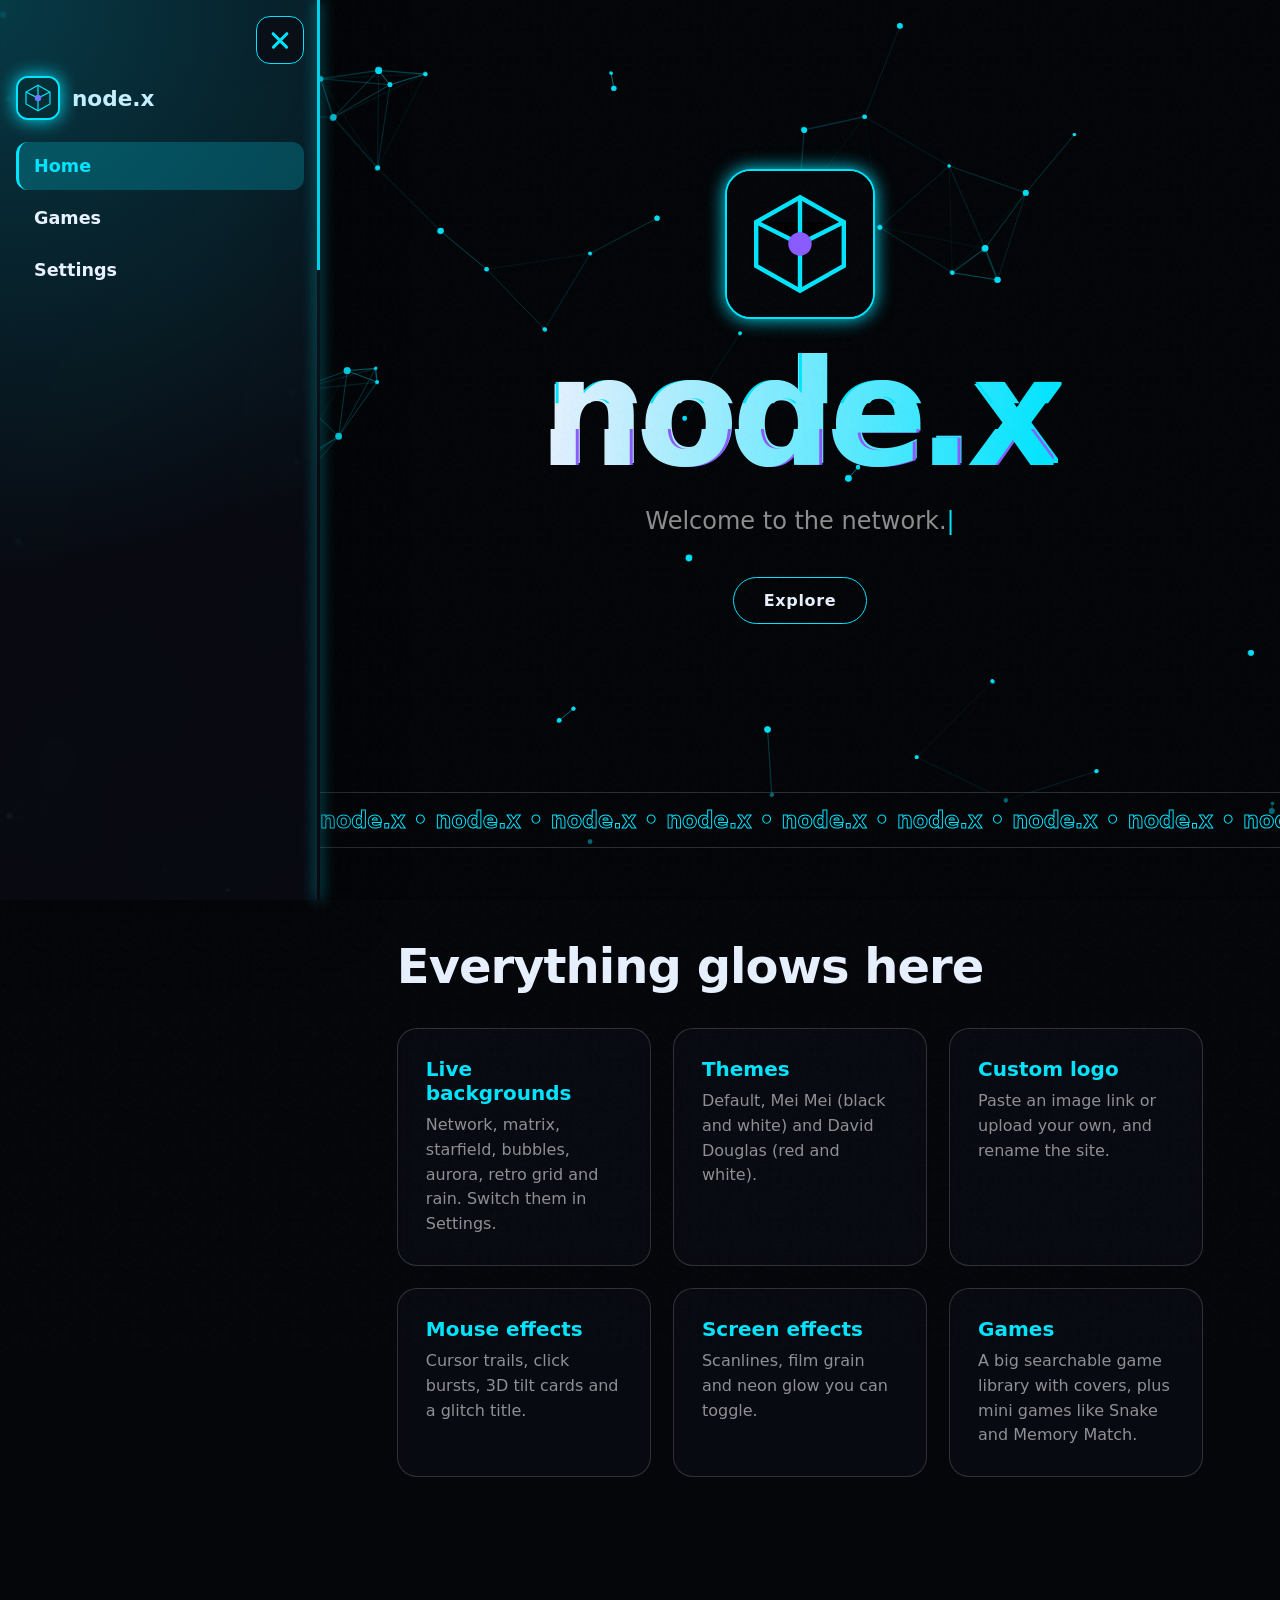
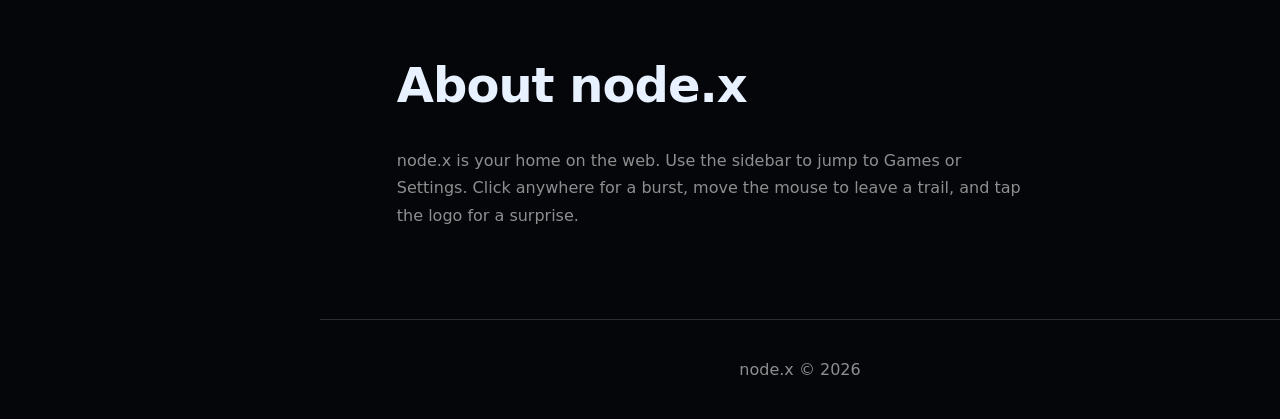
<file: index.html>
<!DOCTYPE html>
<html lang="en">
<head>
<meta charset="utf-8">
<meta name="viewport" content="width=device-width, initial-scale=1">
<title>node.x</title>
<style>
:root{--bg:#05060a;--fg:#e8f1ff;--accent:#00e5ff;--acc2:#8a5cff;--muted:rgba(255,255,255,.55);--panel:rgba(10,12,20,.82);--line:rgba(255,255,255,.16)}
*{box-sizing:border-box;margin:0;padding:0}
html{scroll-behavior:smooth}
body{background:var(--bg);color:var(--fg);font-family:"Segoe UI",system-ui,-apple-system,Helvetica,Arial,sans-serif;min-height:100vh;overflow-x:hidden;transition:background .6s,color .6s}
#fx{position:fixed;inset:0;width:100%;height:100%;z-index:0;pointer-events:none}
body.scan::after{content:"";position:fixed;inset:0;z-index:60;pointer-events:none;background:repeating-linear-gradient(0deg,rgba(0,0,0,.28) 0 1px,transparent 1px 3px);animation:flick 4s steps(2) infinite}
@keyframes flick{50%{opacity:.7}}
body.grain::before{content:"";position:fixed;inset:-50%;z-index:59;pointer-events:none;opacity:.07;background-image:url("data:image/svg+xml,%3Csvg xmlns='http://www.w3.org/2000/svg' width='160' height='160'%3E%3Cfilter id='n'%3E%3CfeTurbulence baseFrequency='.9'/%3E%3C/filter%3E%3Crect width='160' height='160' filter='url(%23n)'/%3E%3C/svg%3E");animation:gr .6s steps(3) infinite}
@keyframes gr{33%{transform:translate(-3%,2%)}66%{transform:translate(2%,-3%)}}
main,header,footer{position:relative;z-index:2}
.logo{width:44px;height:44px;border-radius:12px;object-fit:contain;border:2px solid var(--accent);box-shadow:0 0 18px var(--accent);background:var(--bg)}
header{display:flex;align-items:center;justify-content:space-between;padding:16px 5vw;position:sticky;top:0;z-index:20;backdrop-filter:blur(12px);background:color-mix(in srgb,var(--bg) 60%,transparent);border-bottom:1px solid var(--line)}
.brand{display:flex;align-items:center;gap:12px;font-weight:800;font-size:1.3rem;letter-spacing:.02em}
nav{display:flex;gap:22px}
nav a{color:var(--muted);text-decoration:none;transition:color .2s,text-shadow .2s}
nav a:hover{color:var(--accent);text-shadow:0 0 12px var(--accent)}
.hero{min-height:88vh;display:flex;flex-direction:column;align-items:center;justify-content:center;text-align:center;padding:60px 6vw;gap:22px}
.hero .logo{width:150px;height:150px;border-radius:26px;animation:float 5s ease-in-out infinite,pulse 3s infinite}
@keyframes float{50%{transform:translateY(-16px) rotate(3deg)}}
@keyframes pulse{50%{box-shadow:0 0 60px var(--accent),0 0 120px var(--acc2)}}
h1.title{font-size:clamp(3rem,13vw,9rem);font-weight:900;letter-spacing:-.04em;line-height:1;background:linear-gradient(90deg,var(--fg),var(--accent),var(--acc2),var(--fg));background-size:300% 100%;-webkit-background-clip:text;background-clip:text;color:transparent;animation:shine 6s linear infinite;position:relative}
@keyframes shine{to{background-position:300% 0}}
body.glitch h1.title.g::before,body.glitch h1.title.g::after{content:attr(data-text);position:absolute;inset:0;background:inherit;-webkit-background-clip:text;background-clip:text;color:transparent}
body.glitch h1.title.g::before{transform:translate(4px,-2px);filter:drop-shadow(-3px 0 var(--accent));clip-path:inset(10% 0 55% 0)}
body.glitch h1.title.g::after{transform:translate(-4px,2px);filter:drop-shadow(3px 0 var(--acc2));clip-path:inset(60% 0 8% 0)}
.type{font-size:clamp(1rem,2.4vw,1.5rem);color:var(--muted);min-height:2em}
.type::after{content:"|";color:var(--accent);animation:blink 1s steps(2) infinite}
@keyframes blink{50%{opacity:0}}
.btn{cursor:pointer;border:1.5px solid var(--accent);background:transparent;color:var(--fg);padding:13px 30px;border-radius:99px;font:inherit;font-weight:700;letter-spacing:.04em;position:relative;overflow:hidden;transition:.25s}
.btn:hover{background:var(--accent);color:var(--bg);box-shadow:0 0 30px var(--accent);transform:scale(1.05)}
.btn:focus-visible,#tog:focus-visible,.tb:focus-visible,.nl:focus-visible,.ah:focus-visible{outline:3px solid var(--acc2);outline-offset:3px}
.marq{overflow:hidden;border-block:1px solid var(--line);padding:14px 0;white-space:nowrap;background:color-mix(in srgb,var(--bg) 55%,transparent)}
.marq div{display:inline-block;animation:mq 22s linear infinite;font-size:1.4rem;font-weight:800;color:transparent;-webkit-text-stroke:1px var(--accent)}
@keyframes mq{to{transform:translateX(-50%)}}
section{padding:90px 6vw}
h2{font-size:clamp(1.8rem,5vw,3rem);margin-bottom:34px;letter-spacing:-.02em}
.grid{display:grid;grid-template-columns:repeat(auto-fit,minmax(240px,1fr));gap:22px}
.card{padding:28px;border:1px solid var(--line);border-radius:20px;background:var(--panel);backdrop-filter:blur(8px);transition:transform .15s,border-color .3s,box-shadow .3s;transform-style:preserve-3d;position:relative}
.card:hover{border-color:var(--accent);box-shadow:0 0 34px color-mix(in srgb,var(--accent) 40%,transparent)}
.card b{display:block;font-size:1.25rem;margin-bottom:8px;color:var(--accent)}
.card p{color:var(--muted);line-height:1.55}
footer{padding:40px;text-align:center;color:var(--muted);border-top:1px solid var(--line)}

/* sidebar */
:root{--sw:min(320px,86vw)}
main,footer{transition:margin-left .6s cubic-bezier(.2,.9,.2,1)}
@media(min-width:900px){body.so main,body.so footer{margin-left:var(--sw)}}
#side{position:fixed;top:0;left:0;bottom:0;width:var(--sw);z-index:70;background:var(--panel);backdrop-filter:blur(20px);transform:translateX(-104%);transition:transform .65s cubic-bezier(.2,.9,.2,1);box-shadow:0 0 60px rgba(0,0,0,.5)}
body.so #side{transform:none}
#sc{height:100%;overflow-y:auto;padding:76px 16px 30px}
#sc>*{opacity:0;transform:translateX(-30px);transition:opacity .5s,transform .5s}
body.so #sc>*{opacity:1;transform:none}
#edge{position:absolute;right:0;top:0;bottom:0;width:3px;background:linear-gradient(var(--accent),var(--accent)) no-repeat;background-size:100% 30%;animation:edge 3s ease-in-out infinite;box-shadow:0 0 14px var(--accent);opacity:.9}
@keyframes edge{0%{background-position:0 -40%}100%{background-position:0 140%}}
#side::before{content:"";position:absolute;inset:0;pointer-events:none;background:radial-gradient(circle at 0 0,color-mix(in srgb,var(--accent) 22%,transparent),transparent 60%);animation:glow 6s ease-in-out infinite alternate}
@keyframes glow{to{background:radial-gradient(circle at 0 100%,color-mix(in srgb,var(--acc2) 26%,transparent),transparent 60%)}}
#tog{position:fixed;top:16px;left:16px;z-index:75;width:48px;height:48px;border-radius:14px;border:1.5px solid var(--accent);background:var(--panel);backdrop-filter:blur(10px);cursor:pointer;box-shadow:0 0 18px color-mix(in srgb,var(--accent) 60%,transparent);transition:left .65s cubic-bezier(.2,.9,.2,1),transform .2s}
body.so #tog{left:calc(var(--sw) - 64px);box-shadow:none}
#tog:hover{transform:scale(1.1) rotate(-4deg)}
#tog i{position:absolute;left:12px;right:12px;height:2.5px;border-radius:2px;background:var(--accent);transition:.4s cubic-bezier(.2,.9,.2,1)}
#tog i:nth-child(1){top:15px}#tog i:nth-child(2){top:22px}#tog i:nth-child(3){top:29px}
body.so #tog i:nth-child(1){top:22px;transform:rotate(45deg)}
body.so #tog i:nth-child(2){opacity:0;transform:scaleX(0)}
body.so #tog i:nth-child(3){top:22px;transform:rotate(-45deg)}
.sb{display:flex;align-items:center;gap:12px;font-weight:800;font-size:1.35rem;margin-bottom:22px}
#nav{position:relative;display:flex;flex-direction:column;gap:4px}
#pill{position:absolute;left:0;right:0;border-radius:12px;background:color-mix(in srgb,var(--accent) 22%,transparent);border-left:3px solid var(--accent);transition:top .45s cubic-bezier(.2,.9,.2,1),height .3s;pointer-events:none}
.nl{position:relative;padding:12px 16px;border-radius:12px;color:var(--fg);text-decoration:none;font-weight:600;transition:transform .25s,color .25s,letter-spacing .25s}
.nl:hover{transform:translateX(8px);color:var(--accent);letter-spacing:.04em}
.acc{border:1px solid var(--line);border-radius:14px;margin:10px 0;overflow:hidden;transition:border-color .3s,box-shadow .3s}
.acc.open{border-color:var(--accent);box-shadow:0 0 18px color-mix(in srgb,var(--accent) 30%,transparent)}
.ah{width:100%;display:flex;justify-content:space-between;align-items:center;padding:13px 14px;background:none;border:none;color:var(--fg);font:inherit;font-weight:700;cursor:pointer}
.ah::after{content:"\25BE";color:var(--accent);transition:transform .4s}
.acc.open .ah::after{transform:rotate(180deg)}
.ab{display:grid;grid-template-rows:0fr;transition:grid-template-rows .5s cubic-bezier(.2,.9,.2,1)}
.acc.open .ab{grid-template-rows:1fr}
.ab>div{overflow:hidden;padding:0 14px;transition:padding .5s}
.acc.open .ab>div{padding:2px 14px 14px}
.ab>div>*{opacity:0;transform:translateY(10px);transition:.4s}
.acc.open .ab>div>*{opacity:1;transform:none}
.acc.open .ab>div>*:nth-child(2){transition-delay:.06s}.acc.open .ab>div>*:nth-child(3){transition-delay:.12s}.acc.open .ab>div>*:nth-child(4){transition-delay:.18s}.acc.open .ab>div>*:nth-child(5){transition-delay:.24s}.acc.open .ab>div>*:nth-child(6){transition-delay:.3s}
#veil{position:fixed;inset:0;z-index:65;background:rgba(0,0,0,.5);opacity:0;pointer-events:none;transition:opacity .4s}
@media(max-width:899px){body.so #veil{opacity:1;pointer-events:auto}}

.view{display:none}
.view.on{display:block;animation:vin .6s cubic-bezier(.2,.9,.2,1)}
@keyframes vin{from{opacity:0;transform:translateY(30px) scale(.98);filter:blur(8px)}}
.vp{padding:100px 6vw 80px;min-height:100vh}
.set{display:grid;grid-template-columns:repeat(auto-fit,minmax(290px,1fr));gap:22px}
.sp{padding:24px;border:1px solid var(--line);border-radius:20px;background:var(--panel);backdrop-filter:blur(10px)}
.sp h3,.set h3{margin:0 0 12px;font-size:1.05rem;color:var(--accent)}
.set label{display:flex;justify-content:space-between;align-items:center;gap:10px;margin:10px 0}
.set input[type=text],.set select{width:100%;padding:10px;border-radius:10px;border:1px solid var(--line);background:rgba(128,128,128,.18);color:var(--fg);font:inherit}
.set select option{color:#000}
.set input[type=range]{width:55%;accent-color:var(--accent)}
.set input[type=checkbox]{accent-color:var(--accent);width:20px;height:20px}
.set input[type=color]{width:60px;height:34px;border:none;background:none;cursor:pointer}
.nl{font-size:1.1rem;padding:14px 18px}
.nl.act{color:var(--accent)}
.gc{cursor:pointer;text-align:left;font:inherit;color:var(--fg)}
.gc:hover{transform:translateY(-6px)}
.gc b{font-size:1.3rem}
.gh{display:flex;align-items:center;gap:16px;margin-bottom:18px}
.gh h3{margin:0;font-size:1.4rem}
.gm{color:var(--muted);text-align:center;margin:12px 0}
#gb{display:flex;flex-direction:column;align-items:center}
.ttt{display:grid;grid-template-columns:repeat(3,92px);gap:8px}
.cell{width:92px;height:92px;font-size:2.4rem;font-weight:800;border-radius:16px;border:1.5px solid var(--line);background:transparent;color:var(--fg);cursor:pointer;transition:.2s}
.cell:hover{border-color:var(--accent);box-shadow:0 0 16px var(--accent)}
.mem{display:grid;grid-template-columns:repeat(4,76px);gap:8px}
.mc{width:76px;height:76px;font-size:2rem;border-radius:14px;border:1.5px solid var(--accent);background:color-mix(in srgb,var(--accent) 14%,transparent);color:var(--fg);cursor:pointer;transition:transform .3s}
.mc.up{background:var(--bg);transform:rotateY(360deg)}
.mc.dn{border-color:#3ddc84;opacity:.65}
.btn.big{font-size:1.6rem;padding:34px 60px;border-radius:30px}

.tags{display:flex;gap:8px;flex-wrap:wrap;margin-bottom:16px}
.chip{cursor:pointer;padding:9px 18px;border-radius:99px;border:1.5px solid var(--line);background:transparent;color:var(--fg);font:inherit;transition:.25s}
.chip.on,.chip:hover{border-color:var(--accent);color:var(--accent);box-shadow:0 0 14px color-mix(in srgb,var(--accent) 45%,transparent)}
#gq{width:100%;max-width:520px;padding:13px 20px;border-radius:99px;border:1.5px solid var(--line);background:var(--panel);color:var(--fg);font:inherit;margin-bottom:14px;transition:.25s}
#gq:focus{outline:none;border-color:var(--accent);box-shadow:0 0 20px color-mix(in srgb,var(--accent) 45%,transparent)}
.lgrid{display:grid;grid-template-columns:repeat(auto-fill,minmax(150px,1fr));gap:16px}
.lc{cursor:pointer;border:1px solid var(--line);border-radius:18px;overflow:hidden;background:var(--panel);color:var(--fg);font:inherit;text-align:left;padding:0;transition:transform .25s,box-shadow .25s,border-color .25s;animation:vin .5s both}
.lc:hover{transform:translateY(-6px) scale(1.03);border-color:var(--accent);box-shadow:0 0 28px color-mix(in srgb,var(--accent) 45%,transparent)}
.lc img{width:100%;aspect-ratio:1;object-fit:cover;display:block;background:rgba(128,128,128,.2)}
.lc span{display:block;padding:10px 12px;font-weight:600;font-size:.92rem;line-height:1.25}
#pf{height:min(78vh,820px);border:2px solid var(--accent);border-radius:16px;overflow:hidden;background:#000;display:flex;align-items:center;justify-content:center;box-shadow:0 0 30px color-mix(in srgb,var(--accent) 35%,transparent)}
#pf iframe{width:100%;height:100%;border:0}
.lw{position:relative}.lw .lc{width:100%;display:block}
.hrt{position:absolute;top:8px;right:8px;width:34px;height:34px;border-radius:50%;border:none;background:rgba(0,0,0,.55);color:#fff;cursor:pointer;font-size:18px;line-height:1;transition:transform .25s,color .25s}
.hrt:hover{transform:scale(1.2)}.hrt.on{color:#ff4d6d;box-shadow:0 0 14px #ff4d6d}
#pfav.on{border-color:#ff4d6d;color:#ff4d6d}
/* splash */
#splash{position:fixed;inset:0;z-index:100;display:flex;flex-direction:column;align-items:center;justify-content:center;gap:20px;background:var(--bg);transition:opacity .9s,transform .9s,filter .9s}
#splash.out{opacity:0;transform:scale(1.25);filter:blur(14px);pointer-events:none}
#splash .logo{width:min(200px,42vw);height:min(200px,42vw);border-radius:30px;animation:float 4s ease-in-out infinite,pulse 2.5s infinite}
#splash h1.title{font-size:clamp(3.4rem,16vw,10rem)}
#splash small{color:var(--muted);letter-spacing:.3em}
/* settings */
#side h3{margin:20px 0 10px;font-size:.95rem;color:var(--accent)}
#side label{display:flex;justify-content:space-between;align-items:center;gap:10px;margin:9px 0;font-size:.92rem}
#side input[type=text],#side select{width:100%;padding:9px;border-radius:10px;border:1px solid var(--line);background:rgba(128,128,128,.18);color:var(--fg);font:inherit}
#side select option{color:#000}
#side input[type=range]{width:55%;accent-color:var(--accent)}
#side input[type=color]{width:60px;height:34px;border:none;background:none;cursor:pointer}
.themes{display:grid;grid-template-columns:1fr;gap:8px}
.tb{cursor:pointer;padding:12px;border-radius:12px;border:1.5px solid var(--line);background:transparent;color:var(--fg);font:inherit;text-align:left;display:flex;gap:10px;align-items:center}
.tb.on{border-color:var(--accent);box-shadow:0 0 14px var(--accent)}
.tb i{width:26px;height:26px;border-radius:50%;border:2px solid var(--fg)}
.row{display:flex;gap:8px;margin-top:8px}
.row .btn{padding:9px 14px;font-size:.85rem;flex:1}
.close{float:right;background:none;border:none;color:var(--fg);font-size:26px;cursor:pointer}
.ripple{position:fixed;border:2px solid var(--accent);border-radius:50%;pointer-events:none;z-index:90;animation:rp .7s ease-out forwards}
@keyframes rp{from{width:0;height:0;opacity:1;transform:translate(0,0)}to{width:140px;height:140px;opacity:0;transform:translate(-70px,-70px)}}
@media (prefers-reduced-motion:reduce){*{animation-duration:.01s!important;animation-iteration-count:1!important}}

</style>
</head>
<body class="glitch grain">
<canvas id="fx"></canvas>


<main>
 <div class="view on" id="v-home">
  <div class="hero">
    <img class="logo" alt="logo">
    <h1 class="title g" data-text="node.x">node.x</h1>
    <div class="type" id="type"></div>
    <button class="btn" onclick="document.getElementById('features').scrollIntoView()">Explore</button>
  </div>
  <div class="marq"><div id="mq"></div></div>
  <section id="features">
    <h2>Everything glows here</h2>
    <div class="grid">
      <div class="card"><b>Live backgrounds</b><p>Network, matrix, starfield, bubbles, aurora, retro grid and rain. Switch them in Settings.</p></div>
      <div class="card"><b>Themes</b><p>Default, Mei Mei (black and white) and David Douglas (red and white).</p></div>
      <div class="card"><b>Custom logo</b><p>Paste an image link or upload your own, and rename the site.</p></div>
      <div class="card"><b>Mouse effects</b><p>Cursor trails, click bursts, 3D tilt cards and a glitch title.</p></div>
      <div class="card"><b>Screen effects</b><p>Scanlines, film grain and neon glow you can toggle.</p></div>
      <div class="card"><b>Games</b><p>A big searchable game library with covers, plus mini games like Snake and Memory Match.</p></div>
    </div>
  </section>
  <section id="about">
    <h2>About node.x</h2>
    <p style="max-width:62ch;line-height:1.7;color:var(--muted)">node.x is your home on the web. Use the sidebar to jump to Games or Settings. Click anywhere for a burst, move the mouse to leave a trail, and tap the logo for a surprise.</p>
  </section>
 </div>
 <div class="view vp" id="v-games">
  <h2>Games</h2>
  <div id="gwrap">
   <div class="tags"><button class="chip tab on" data-tab="lib">Game library</button><button class="chip tab" data-tab="mini">Mini games</button></div>
   <div id="lib">
    <input id="gq" type="search" placeholder="Search games" autocomplete="off">
    <div class="tags" id="gtags"><button class="chip tg on" data-tg="all">All</button><button class="chip tg" data-tg="flash">Flash</button><button class="chip tg" data-tg="emulator">Emulator</button><button class="chip tg" data-tg="port">Ports</button><button class="chip tg" data-tg="fav">Favorites</button><button class="chip tg" data-tg="recent">Recent</button><button class="chip" id="rnd">Random game</button></div>
    <p class="gm" id="gcount" style="text-align:left">Loading games...</p>
    <div class="lgrid" id="lg"></div>
    <div style="text-align:center;margin-top:24px"><button class="btn" id="more" hidden>Load more</button></div>
   </div>
   <div id="mini" hidden><div class="grid" id="gl"></div></div>
  </div>
  <div class="sp" id="player" hidden>
   <div class="gh"><button class="btn" id="pback">Back</button><h3 id="pt"></h3><span class="gm" id="pa" style="margin:0"></span>
    <span style="margin-left:auto;display:flex;gap:8px"><button class="btn" id="pfav">Favorite</button><button class="btn" id="pfs">Fullscreen</button><button class="btn" id="pnew">New tab</button></span></div>
   <div id="pf"></div>
  </div>
  <div class="sp" id="stage" hidden>
   <div class="gh"><button class="btn" id="gback">Back</button><h3 id="gt"></h3></div>
   <div id="gb"></div>
  </div>
 </div>
 <div class="view vp" id="v-settings">
  <h2>Settings</h2>
  <div class="set">
   <div class="sp"><h3>Theme</h3><div class="themes" id="themes"></div></div>
   <div class="sp"><h3>Background effect</h3>
    <select id="bg">
     <option value="network">Network nodes</option><option value="matrix">Matrix code</option>
     <option value="stars">Starfield warp</option><option value="bubbles">Bubbles</option>
     <option value="aurora">Aurora</option><option value="grid">Retro grid</option>
     <option value="rain">Rain</option><option value="none">None</option>
    </select>
    <label>Speed <input type="range" id="speed" min=".2" max="3" step=".1"></label>
    <label>Density <input type="range" id="density" min="20" max="200" step="5"></label>
   </div>
   <div class="sp"><h3>Colors</h3><label>Accent color <input type="color" id="accent"></label></div>
   <div class="sp"><h3>Effects</h3>
    <label>Cursor trail <input type="checkbox" id="trail"></label>
    <label>Click burst <input type="checkbox" id="burst"></label>
    <label>Glitch title <input type="checkbox" id="glitch"></label>
    <label>Scanlines <input type="checkbox" id="scan"></label>
    <label>Film grain <input type="checkbox" id="grain"></label>
    <label>3D card tilt <input type="checkbox" id="tilt"></label>
   </div>
   <div class="sp"><h3>Name and logo</h3>
    <input type="text" id="name" maxlength="20">
    <input type="text" id="logoUrl" placeholder="Paste image link" style="margin-top:8px">
    <div class="row"><button class="btn" id="logoApply">Use link</button><button class="btn" id="logoFile">Upload</button><button class="btn" id="logoReset">Reset</button></div>
    <input type="file" id="file" accept="image/*" hidden>
   </div>
   <div class="sp"><h3>Save data</h3><p class="gm" style="text-align:left">Game progress, favorites and settings are saved in this browser. Export a backup to move them to another device.</p><div class="row"><button class="btn" id="exp">Export</button><button class="btn" id="imp">Import</button></div><input type="file" id="impf" accept=".json" hidden><div class="row"><button class="btn" id="clr">Clear game saves</button></div></div>
   <div class="sp"><h3>Reset</h3><p class="gm" style="text-align:left">Put every setting back to the default.</p><div class="row"><button class="btn" id="reset">Reset everything</button></div></div>
  </div>
 </div>
</main>
<footer><span class="nm">node.x</span> &copy; 2026</footer>

<button id="tog" aria-label="Toggle menu"><i></i><i></i><i></i></button>
<div id="veil"></div>
<aside id="side" aria-label="Menu">
 <div id="sc">
  <div class="sb"><img class="logo" alt="logo"><span class="nm">node.x</span></div>
  <nav id="nav"><i id="pill"></i>
   <a class="nl" href="#home" data-v="home">Home</a><a class="nl" href="#games" data-v="games">Games</a><a class="nl" href="#settings" data-v="settings">Settings</a>
  </nav>
 </div>
 <i id="edge"></i>
</aside>

<script>
const $=s=>document.querySelector(s),$$=s=>[...document.querySelectorAll(s)];
const DEF="data:image/svg+xml,"+encodeURIComponent('<svg xmlns="http://www.w3.org/2000/svg" viewBox="0 0 100 100"><rect width="100" height="100" fill="#05060a"/><g stroke="#00e5ff" stroke-width="3"><path d="M50 18 80 35 80 65 50 82 20 65 20 35Z" fill="none"/><path d="M50 18V50M20 35 50 50 80 35M50 50V82"/></g><circle cx="50" cy="50" r="8" fill="#8a5cff"/></svg>');
const THEMES={
 node:{label:"node.x (default)",bg:"#05060a",fg:"#e8f1ff",accent:"#00e5ff",acc2:"#8a5cff",logo:DEF,name:"node.x",sw:"#00e5ff"},
 mei:{label:"Mei Mei theme",bg:"#000000",fg:"#ffffff",accent:"#ffffff",acc2:"#8c8c8c",logo:"https://tr.rbxcdn.com/180DAY-a175ab77fef306e1a567da03872fd10f/420/420/BackAccessory/Webp/noFilter",name:"node.x",sw:"#fff"},
 david:{label:"David Douglas",bg:"#8f0a1a",fg:"#ffffff",accent:"#ffffff",acc2:"#ff4d5e",logo:"https://cache.bsnsports.com/comp/sls/get/43/15387?f=jpg&sid=15387&ts=1749478020",name:"node.x",sw:"#d6122b"}
};
const D={theme:"node",bg:"network",speed:1,density:70,accent:"",trail:true,burst:true,glitch:true,scan:false,grain:true,tilt:true,name:"node.x",logo:""};
let S={...D};
try{Object.assign(S,JSON.parse(localStorage.getItem("nodex")||"{}"))}catch(e){}
const save=()=>{try{localStorage.setItem("nodex",JSON.stringify(S))}catch(e){}};

function apply(){
 const t=THEMES[S.theme]||THEMES.node,r=document.documentElement.style;
 r.setProperty("--bg",t.bg);r.setProperty("--fg",t.fg);
 r.setProperty("--accent",S.accent||t.accent);r.setProperty("--acc2",t.acc2);
 const src=S.logo||t.logo;
 $$(".logo").forEach(i=>{i.onerror=()=>{i.onerror=null;i.src=DEF};i.src=src});
 $$(".nm").forEach(n=>n.textContent=S.name);
 $$("h1.title").forEach(h=>{h.textContent=S.name;h.dataset.text=S.name});
 document.title=S.name;
 const b=document.body.classList;
 b.toggle("glitch",S.glitch);b.toggle("scan",S.scan);b.toggle("grain",S.grain);
 $$(".tb").forEach(x=>x.classList.toggle("on",x.dataset.t===S.theme));
 $("#bg").value=S.bg;$("#speed").value=S.speed;$("#density").value=S.density;
 $("#accent").value=S.accent||t.accent;
 ["trail","burst","glitch","scan","grain","tilt"].forEach(k=>$("#"+k).checked=S[k]);
 $("#name").value=S.name;
 $("#mq").textContent=(Array(12).fill(S.name+"  \u2022  ").join(""));
 colors();init();save();
}
// themes list
$("#themes").innerHTML=Object.entries(THEMES).map(([k,t])=>`<button class="tb" data-t="${k}"><i style="background:${t.sw}"></i>${t.label}</button>`).join("");
$$(".tb").forEach(b=>b.onclick=()=>{S.theme=b.dataset.t;S.accent="";S.logo="";S.name=THEMES[S.theme].name;apply()});
$("#bg").onchange=e=>{S.bg=e.target.value;apply()};
$("#speed").oninput=e=>{S.speed=+e.target.value;save()};
$("#density").oninput=e=>{S.density=+e.target.value;init();save()};
$("#accent").oninput=e=>{S.accent=e.target.value;apply()};
["trail","burst","glitch","scan","grain","tilt"].forEach(k=>$("#"+k).onchange=e=>{S[k]=e.target.checked;apply()});
$("#name").oninput=e=>{S.name=e.target.value||"node.x";apply()};
$("#logoApply").onclick=()=>{const v=$("#logoUrl").value.trim();if(v){S.logo=v;apply()}};
$("#logoReset").onclick=()=>{S.logo="";apply()};
$("#logoFile").onclick=()=>$("#file").click();
$("#file").onchange=e=>{const f=e.target.files[0];if(!f)return;const r=new FileReader();r.onload=()=>{S.logo=r.result;apply()};r.readAsDataURL(f)};
$("#reset").onclick=()=>{S={...D};apply()};
const B=document.body.classList;
$("#tog").onclick=()=>B.toggle("so");$("#veil").onclick=()=>B.remove("so");
document.addEventListener("keydown",e=>{if(e.key==="Escape")B.remove("so")});
$$("#sc>*").forEach((e,i)=>e.style.transitionDelay=(.2+i*.07)+"s");
$$(".ah").forEach(h=>h.onclick=()=>{const a=h.parentNode,o=a.classList.contains("open");$$(".acc").forEach(x=>x.classList.remove("open"));if(!o)a.classList.add("open")});
function pill(){const c=$(".nl.act")||$(".nl"),p=$("#pill");p.style.top=c.offsetTop+"px";p.style.height=c.offsetHeight+"px"}
function show(v){if(!$("#v-"+v))v="home";$$(".view").forEach(x=>x.classList.toggle("on",x.id==="v-"+v));$$(".nl").forEach(l=>l.classList.toggle("act",l.dataset.v===v));scrollTo(0,0);if(v!=="games")closeGame();if(v==="games"&&!loaded)loadLib();pill()}
addEventListener("hashchange",()=>show(location.hash.slice(1)));addEventListener("resize",pill);
$$(".nl").forEach(l=>l.onclick=()=>{if(innerWidth<900)B.remove("so")});

// typing
const lines=["Welcome to the network.","Pick a theme. Change everything.","Built with a lot of effects."];
let li=0,ci=0,del=false;
(function ty(){const w=lines[li];$("#type").textContent=w.slice(0,ci);
 if(!del&&ci===w.length){del=true;return setTimeout(ty,1500)}
 if(del&&ci===0){del=false;li=(li+1)%lines.length}
 ci+=del?-1:1;setTimeout(ty,del?25:55)})();

// tilt
$$(".card").forEach(c=>{
 c.onmousemove=e=>{if(!S.tilt)return;const r=c.getBoundingClientRect(),x=(e.clientX-r.left)/r.width-.5,y=(e.clientY-r.top)/r.height-.5;c.style.transform=`perspective(700px) rotateY(${x*18}deg) rotateX(${-y*18}deg) scale(1.04)`};
 c.onmouseleave=()=>c.style.transform=""});


// games
const bestGet=k=>{try{return+localStorage.getItem("nx_"+k)||0}catch(e){return 0}},bestSet=(k,v)=>{try{localStorage.setItem("nx_"+k,v)}catch(e){}};
function snake(el){
 el.innerHTML='<canvas width="360" height="360" style="max-width:100%;border:2px solid var(--accent);border-radius:14px;background:rgba(0,0,0,.35);touch-action:none"></canvas><p class="gm">Score <b class="s1">0</b> &nbsp; Best <b class="s2">0</b></p><p class="gm s3">Arrow keys, WASD or swipe. Click the board to restart.</p>';
 const c=el.querySelector("canvas"),x=c.getContext("2d"),N=18,Z=20,s1=el.querySelector(".s1"),s2=el.querySelector(".s2");
 let sn,d,nd,f,sc,alive,best=bestGet("snake");s2.textContent=best;
 function food(){do{f={x:Math.random()*N|0,y:Math.random()*N|0}}while(sn.some(p=>p.x===f.x&&p.y===f.y))}
 function reset(){sn=[{x:9,y:9},{x:8,y:9},{x:7,y:9}];d=nd={x:1,y:0};sc=0;alive=true;s1.textContent=0;food()}
 function draw(){x.clearRect(0,0,360,360);x.fillStyle=C.b;x.shadowColor=C.b;x.shadowBlur=14;x.fillRect(f.x*Z+3,f.y*Z+3,Z-6,Z-6);
  x.fillStyle=C.a;x.shadowColor=C.a;sn.forEach((p,i)=>{x.globalAlpha=1-i/(sn.length+6);x.fillRect(p.x*Z+1,p.y*Z+1,Z-2,Z-2)});x.globalAlpha=1;x.shadowBlur=0;
  if(!alive){x.fillStyle="rgba(0,0,0,.6)";x.fillRect(0,0,360,360);x.fillStyle="#fff";x.font="bold 28px sans-serif";x.textAlign="center";x.fillText("Game over: "+sc,180,180)}}
 function step(){if(!alive)return;d=nd;const h={x:sn[0].x+d.x,y:sn[0].y+d.y};
  if(h.x<0||h.y<0||h.x>=N||h.y>=N||sn.some(p=>p.x===h.x&&p.y===h.y)){alive=false;if(sc>best){best=sc;bestSet("snake",best);s2.textContent=best}draw();return}
  sn.unshift(h);if(h.x===f.x&&h.y===f.y){sc++;s1.textContent=sc;food();burst(c.getBoundingClientRect().x+h.x*Z,c.getBoundingClientRect().y+h.y*Z,10)}else sn.pop();draw()}
 function dir(a,b){if(a&&d.x===0)nd={x:a,y:0};if(b&&d.y===0)nd={x:0,y:b}}
 const K={ArrowLeft:[-1,0],a:[-1,0],ArrowRight:[1,0],d:[1,0],ArrowUp:[0,-1],w:[0,-1],ArrowDown:[0,1],s:[0,1]};
 const kd=e=>{const k=K[e.key];if(k){e.preventDefault();dir(k[0],k[1])}};
 let tx,ty;c.addEventListener("touchstart",e=>{tx=e.touches[0].clientX;ty=e.touches[0].clientY},{passive:true});
 c.addEventListener("touchend",e=>{const dx=e.changedTouches[0].clientX-tx,dy=e.changedTouches[0].clientY-ty;if(Math.abs(dx)>Math.abs(dy))dir(Math.sign(dx),0);else dir(0,Math.sign(dy))});
 c.onclick=()=>{if(!alive){reset();draw()}};
 addEventListener("keydown",kd);reset();draw();const iv=setInterval(step,105);
 return()=>{clearInterval(iv);removeEventListener("keydown",kd)}}
function ttt(el){
 const L=[[0,1,2],[3,4,5],[6,7,8],[0,3,6],[1,4,7],[2,5,8],[0,4,8],[2,4,6]],w={X:0,O:0,D:0};let B,over,msg;
 const win=(b,p)=>L.some(l=>l.every(i=>b[i]===p));
 function ai(){const e=B.map((v,i)=>v?-1:i).filter(i=>i>=0);for(const p of["O","X"])for(const i of e){B[i]=p;const ok=win(B,p);B[i]="";if(ok)return i}if(!B[4])return 4;return e[Math.random()*e.length|0]}
 function end(){if(win(B,"X")){w.X++;msg="You win!";over=1}else if(win(B,"O")){w.O++;msg="AI wins";over=1}else if(B.every(v=>v)){w.D++;msg="Draw";over=1}}
 function play(i){if(over||B[i])return;B[i]="X";end();if(!over){B[ai()]="O";end()}render()}
 function render(){el.innerHTML='<div class="ttt">'+B.map((v,i)=>`<button class="cell" data-i="${i}">${v}</button>`).join("")+`</div><p class="gm">${msg}</p><p class="gm">You ${w.X} &nbsp; Draw ${w.D} &nbsp; AI ${w.O}</p><button class="btn" id="again">New round</button>`;
  el.querySelectorAll(".cell").forEach(b=>b.onclick=()=>play(+b.dataset.i));el.querySelector("#again").onclick=start}
 function start(){B=Array(9).fill("");over=0;msg="Your move (X)";render()}
 start();return()=>{}}
function clicker(el){
 let n=0,run=false,t0,iv,best=bestGet("click");
 el.innerHTML=`<button class="btn big" id="cb">Click to start</button><p class="gm" id="ci">10 seconds. Click as fast as you can.</p><p class="gm">Best: <b id="cbst">${best}</b> clicks</p>`;
 const b=el.querySelector("#cb"),i=el.querySelector("#ci");
 b.onclick=e=>{if(!run){run=true;n=0;t0=Date.now();i.textContent="Go!";iv=setInterval(()=>{const l=10-(Date.now()-t0)/1000;if(l<=0){clearInterval(iv);run=false;if(n>best){best=n;bestSet("click",n);el.querySelector("#cbst").textContent=n}b.textContent="Play again";i.textContent=`Time! ${n} clicks, ${(n/10).toFixed(1)} per second`}else i.textContent=l.toFixed(1)+"s left"},50)}n++;if(run)b.textContent=n;burst(e.clientX,e.clientY,6)};
 return()=>clearInterval(iv)}
function memory(el){
 const em=["\u{1F680}","\u{1F3AE}","\u26A1","\u{1F525}","\u{1F48E}","\u{1F308}","\u{1F47E}","\u{1F3AF}"];
 let cards=[...em,...em].sort(()=>Math.random()-.5).map(e=>({e,up:0,dn:0})),open=[],moves=0,lock=false,tm;
 function render(){const done=cards.every(c=>c.dn);el.innerHTML='<div class="mem">'+cards.map((c,i)=>`<button class="mc ${c.up||c.dn?"up":""} ${c.dn?"dn":""}" data-i="${i}">${c.up||c.dn?c.e:""}</button>`).join("")+`</div><p class="gm">Moves: ${moves}${done?" . You won!":""}</p><button class="btn" id="mr">Shuffle</button>`;
  el.querySelectorAll(".mc").forEach(b=>b.onclick=()=>flip(+b.dataset.i));el.querySelector("#mr").onclick=()=>{clearTimeout(tm);memory(el)};}
 function flip(i){const c=cards[i];if(lock||c.up||c.dn)return;c.up=1;open.push(c);
  if(open.length===2){moves++;lock=true;if(open[0].e===open[1].e){open.forEach(o=>{o.dn=1;o.up=0});open=[];lock=false}else tm=setTimeout(()=>{open.forEach(o=>o.up=0);open=[];lock=false;render()},750)}render()}
 render();return()=>clearTimeout(tm)}
const GAMES={snake:{t:"Snake",d:"Eat, grow, and do not crash.",run:snake},ttt:{t:"Tic Tac Toe",d:"Play X against the AI.",run:ttt},click:{t:"Click Speed",d:"How many clicks in 10 seconds?",run:clicker},mem:{t:"Memory Match",d:"Find all the matching pairs.",run:memory}};
let stop=null;
$("#gl").innerHTML=Object.entries(GAMES).map(([k,g])=>`<button class="card gc" data-g="${k}"><b>${g.t}</b><p>${g.d}</p></button>`).join("");
function closeGame(){if(stop){stop();stop=null}tok++;$("#stage").hidden=true;$("#player").hidden=true;$("#pf").innerHTML="";$("#gwrap").hidden=false}
$$(".gc").forEach(b=>b.onclick=()=>{const g=GAMES[b.dataset.g];closeGame();$("#gwrap").hidden=true;$("#stage").hidden=false;$("#gt").textContent=g.t;$("#gb").innerHTML="";stop=g.run($("#gb"))});
$("#gback").onclick=closeGame;

// game library (zones.json from your assets repo, html from your html repo)
const CDN={cover:"https://cdn.jsdelivr.net/gh/duncan132/assets@main",html:"https://cdn.jsdelivr.net/gh/duncan132/html@main"};
const RAW={cover:"https://raw.githubusercontent.com/duncan132/assets/main",html:"https://raw.githubusercontent.com/duncan132/html/main"};
let Z=[],fl=[],shown=0,tag="all",loaded=false,tok=0,curHtml="",curG=null;
const getJ=k=>{try{return JSON.parse(localStorage.getItem(k)||"[]")}catch(e){return[]}},setJ=(k,v)=>{try{localStorage.setItem(k,JSON.stringify(v))}catch(e){}};
let favs=getJ("nx_fav"),rec=getJ("nx_recent");
const COVERS=["https://cdn.jsdelivr.net/gh/gn-math/covers@main","https://raw.githubusercontent.com/gn-math/covers/main","https://cdn.jsdelivr.net/gh/duncan132/covers@main","https://raw.githubusercontent.com/duncan132/covers/main",CDN.cover,RAW.cover];
const coverUrl=(c,n)=>c.split("{COVER_URL}").join(COVERS[n]);
function cf(i){const n=+i.dataset.n+1;if(n<COVERS.length){i.dataset.n=n;i.src=coverUrl(i.dataset.c,n)}else{i.onerror=null;i.src=DEF}}
const esc=t=>String(t).replace(/[&<>"]/g,c=>({"&":"&amp;","<":"&lt;",">":"&gt;",'"':"&quot;"}[c]));
const fill=(u,b)=>u.split("{COVER_URL}").join(b.cover).split("{HTML_URL}").join(b.html);
async function getList(){for(const u of [CDN.cover+"/zones.json",RAW.cover+"/zones.json"]){try{const r=await fetch(u);if(r.ok)return await r.json()}catch(e){}}throw new Error("x")}
async function loadLib(){loaded=true;
 try{Z=(await getList()).filter(g=>g.id>=0&&g.url&&g.cover);filt()}
 catch(e){loaded=false;$("#gcount").textContent="Could not load the game list. Check your connection and reopen this tab."}}
function filt(){const q=$("#gq").value.trim().toLowerCase();
 let base=Z;if(tag==="fav")base=Z.filter(g=>favs.includes(g.id));else if(tag==="recent")base=rec.map(id=>Z.find(g=>g.id===id)).filter(Boolean);else if(tag!=="all")base=Z.filter(g=>(g.special||[]).includes(tag));
 fl=base.filter(g=>!q||g.name.toLowerCase().includes(q));
 shown=0;$("#lg").innerHTML="";$("#gcount").textContent=fl.length+" games";more()}
function more(){const f=fl.slice(shown,shown+60);shown+=f.length;
 $("#lg").insertAdjacentHTML("beforeend",f.map(g=>`<div class="lw"><button class="lc" data-id="${g.id}"><img loading="lazy" alt="" data-c="${esc(g.cover)}" data-n="0" src="${esc(coverUrl(g.cover,0))}" onerror="cf(this)"><span>${esc(g.name)}</span></button><button class="hrt ${favs.includes(g.id)?"on":""}" data-h="${g.id}" aria-label="Favorite">&#9829;</button></div>`).join(""));
 $("#more").hidden=shown>=fl.length}
$("#more").onclick=more;$("#gq").oninput=filt;
function toggleFav(id){id=+id;favs=favs.includes(id)?favs.filter(x=>x!==id):[...favs,id];setJ("nx_fav",favs);
 $$('[data-h="'+id+'"]').forEach(h=>h.classList.toggle("on",favs.includes(id)));pfavUp();if(tag==="fav"&&$("#player").hidden)filt()}
function pfavUp(){const on=curG&&favs.includes(curG.id);$("#pfav").classList.toggle("on",!!on);$("#pfav").innerHTML=on?"&#9829; Favorited":"&#9825; Favorite"}
$("#pfav").onclick=()=>{if(curG)toggleFav(curG.id)};
$("#rnd").onclick=()=>{if(Z.length)play(Z[Math.random()*Z.length|0])};
$("#lg").onclick=e=>{const h=e.target.closest(".hrt");if(h){e.stopPropagation();toggleFav(h.dataset.h);return}const b=e.target.closest(".lc");if(!b)return;const g=Z.find(x=>x.id==b.dataset.id);if(g)play(g)};
$$(".tg").forEach(b=>b.onclick=()=>{tag=b.dataset.tg;$$(".tg").forEach(x=>x.classList.toggle("on",x===b));filt()});
$$(".tab").forEach(b=>b.onclick=()=>{$$(".tab").forEach(x=>x.classList.toggle("on",x===b));$("#lib").hidden=b.dataset.tab!=="lib";$("#mini").hidden=b.dataset.tab!=="mini"});
async function play(g){
 if(g.url.indexOf("{HTML_URL}")<0){open(g.url,"_blank");return}
 closeGame();const my=++tok;curG=g;rec=[g.id,...rec.filter(x=>x!==g.id)].slice(0,24);setJ("nx_recent",rec);pfavUp();$("#gwrap").hidden=true;$("#player").hidden=false;
 $("#pt").textContent=g.name;$("#pa").textContent=g.author?"by "+g.author:"";
 const box=$("#pf");box.innerHTML='<p class="gm" style="color:#fff">Loading '+esc(g.name)+'...</p>';scrollTo(0,0);
 let h="";
 for(const b of [CDN,RAW]){try{const r=await fetch(fill(g.url,b));if(r.ok){h=await r.text();break}}catch(e){}}
 if(my!==tok)return;
 if(!h){box.innerHTML='<p class="gm" style="color:#fff">Could not load this game. Try again in a moment.</p>';return}
 curHtml=fill(h,CDN);
 const f=document.createElement("iframe");f.allow="fullscreen; autoplay; gamepad; clipboard-write; pointer-lock";f.setAttribute("allowfullscreen","");
 f.setAttribute("sandbox","allow-scripts allow-same-origin allow-pointer-lock allow-popups allow-forms allow-modals allow-downloads");
 f.srcdoc=curHtml;box.innerHTML="";box.appendChild(f)}
$("#pback").onclick=closeGame;
$("#pfs").onclick=()=>{const f=$("#pf iframe");if(f&&f.requestFullscreen)f.requestFullscreen()};
$("#pnew").onclick=()=>{if(curHtml)open(URL.createObjectURL(new Blob([curHtml],{type:"text/html"})),"_blank")};

// save data backup
$("#exp").onclick=()=>{const o={};try{for(let i=0;i<localStorage.length;i++){const k=localStorage.key(i);o[k]=localStorage.getItem(k)}}catch(e){}
 const a=document.createElement("a");a.href=URL.createObjectURL(new Blob([JSON.stringify(o)],{type:"application/json"}));a.download="nodex-saves.json";a.click()};
$("#imp").onclick=()=>$("#impf").click();
$("#impf").onchange=e=>{const f=e.target.files[0];if(!f)return;const r=new FileReader();r.onload=()=>{try{const o=JSON.parse(r.result);Object.keys(o).forEach(k=>localStorage.setItem(k,o[k]));location.reload()}catch(x){alert("That file is not a valid backup.")}};r.readAsText(f)};
$("#clr").onclick=()=>{if(!confirm("Delete progress saved by all games? Your settings and favorites stay."))return;
 try{Object.keys(localStorage).filter(k=>k!=="nodex"&&k.indexOf("nx_")!==0).forEach(k=>localStorage.removeItem(k))}catch(e){}alert("Game saves cleared.")};

// canvas fx
const cv=$("#fx"),g=cv.getContext("2d");let W,H,P=[],C={},mx=-999,my=-999,trail=[],bits=[],t0=0;
function size(){W=cv.width=innerWidth;H=cv.height=innerHeight;init()}
addEventListener("resize",size);
function colors(){const s=getComputedStyle(document.documentElement);C={bg:s.getPropertyValue("--bg").trim(),fg:s.getPropertyValue("--fg").trim(),a:s.getPropertyValue("--accent").trim(),b:s.getPropertyValue("--acc2").trim()}}
function init(){
 const n=S.density,m=S.bg;P=[];
 if(m==="matrix"){const cols=Math.floor(W/16);for(let i=0;i<cols;i++)P.push({x:i*16,y:Math.random()*H,v:2+Math.random()*4})}
 else if(m==="aurora"){for(let i=0;i<5;i++)P.push({x:Math.random()*W,y:Math.random()*H,r:200+Math.random()*250,p:Math.random()*6,c:i%2})}
 else if(m==="stars"){for(let i=0;i<n*4;i++)P.push({x:(Math.random()-.5)*W,y:(Math.random()-.5)*H,z:Math.random()*W})}
 else if(m!=="grid"&&m!=="none"){for(let i=0;i<(m==="rain"?n*2:n);i++)P.push({x:Math.random()*W,y:Math.random()*H,vx:(Math.random()-.5),vy:(Math.random()-.5),r:m==="bubbles"?4+Math.random()*22:1.5+Math.random()*2,l:6+Math.random()*14})}
}
function burst(x,y,n=40){
 if(!S.burst&&n<100&&arguments.length<3)return;
 const d=document.createElement("div");d.className="ripple";d.style.left=x+"px";d.style.top=y+"px";document.body.appendChild(d);setTimeout(()=>d.remove(),800);
 for(let i=0;i<n;i++){const a=Math.random()*6.283,s=1+Math.random()*6;bits.push({x,y,vx:Math.cos(a)*s,vy:Math.sin(a)*s,life:1,c:Math.random()<.5?C.a:C.b})}
}
addEventListener("click",e=>{if(S.burst&&!e.target.closest("#side,#tog,#splash"))burst(e.clientX,e.clientY)});
addEventListener("mousemove",e=>{mx=e.clientX;my=e.clientY;if(S.trail)trail.push({x:mx,y:my,l:1})});
addEventListener("touchmove",e=>{const t=e.touches[0];mx=t.clientX;my=t.clientY;if(S.trail)trail.push({x:mx,y:my,l:1})},{passive:true});

function frame(t){
 requestAnimationFrame(frame);const sp=S.speed,m=S.bg;t0=t*.001*sp;
 g.globalCompositeOperation="source-over";
 g.fillStyle=C.bg+(m==="matrix"||m==="rain"?"33":"55");
 if(m==="matrix"||m==="rain")g.fillStyle=C.bg+"26";
 g.fillRect(0,0,W,H);
 g.fillStyle=C.a;g.strokeStyle=C.a;
 if(m==="network"){
  for(const p of P){p.x+=p.vx*sp;p.y+=p.vy*sp;if(p.x<0||p.x>W)p.vx*=-1;if(p.y<0||p.y>H)p.vy*=-1;
   const dx=mx-p.x,dy=my-p.y,d=Math.hypot(dx,dy);if(d<160){p.x+=dx*.01;p.y+=dy*.01;g.globalAlpha=1-d/160;g.beginPath();g.moveTo(p.x,p.y);g.lineTo(mx,my);g.stroke()}
   g.globalAlpha=.9;g.beginPath();g.arc(p.x,p.y,p.r,0,6.3);g.fill()}
  g.globalAlpha=.25;
  for(let i=0;i<P.length;i++)for(let j=i+1;j<P.length;j++){const d=Math.hypot(P[i].x-P[j].x,P[i].y-P[j].y);if(d<120){g.globalAlpha=.3*(1-d/120);g.beginPath();g.moveTo(P[i].x,P[i].y);g.lineTo(P[j].x,P[j].y);g.stroke()}}
 }else if(m==="matrix"){
  g.font="15px monospace";
  for(const p of P){g.fillStyle=Math.random()<.04?C.fg:C.a;g.globalAlpha=1;g.fillText(String.fromCharCode(0x30A0+Math.random()*80|0),p.x,p.y);p.y+=p.v*sp*2;if(p.y>H+20&&Math.random()>.97)p.y=0;if(p.y>H+200)p.y=0}
 }else if(m==="stars"){
  g.globalAlpha=1;
  for(const p of P){p.z-=6*sp;if(p.z<=1){p.z=W;p.x=(Math.random()-.5)*W;p.y=(Math.random()-.5)*H}
   const k=W/p.z,x=p.x*k+W/2,y=p.y*k+H/2,r=Math.max(.3,(1-p.z/W)*3);g.fillStyle=r>2?C.a:C.fg;g.beginPath();g.arc(x,y,r,0,6.3);g.fill()}
 }else if(m==="bubbles"){
  for(const p of P){p.y-=(.3+p.r*.04)*sp;p.x+=Math.sin(t*.001+p.r)*.4;if(p.y<-40){p.y=H+40;p.x=Math.random()*W}
   const d=Math.hypot(mx-p.x,my-p.y);if(d<p.r+8){p.y=H+40;burst(p.x,p.y,8)}
   g.globalAlpha=.55;g.lineWidth=2;g.beginPath();g.arc(p.x,p.y,p.r,0,6.3);g.stroke();g.globalAlpha=.12;g.fill()}
  g.lineWidth=1;
 }else if(m==="aurora"){
  g.globalCompositeOperation="lighter";
  for(const p of P){const x=p.x+Math.sin(t0+p.p)*160,y=p.y+Math.cos(t0*.8+p.p)*110,gr=g.createRadialGradient(x,y,0,x,y,p.r);const c=p.c?C.b:C.a;gr.addColorStop(0,c+"66");gr.addColorStop(1,c+"00");g.fillStyle=gr;g.globalAlpha=1;g.fillRect(0,0,W,H)}
 }else if(m==="grid"){
  g.globalAlpha=.7;const hz=H*.45;g.lineWidth=1;
  for(let i=-20;i<=20;i++){g.beginPath();g.moveTo(W/2+i*20,hz);g.lineTo(W/2+i*W*.14,H);g.stroke()}
  const o=(t0*.5)%1;for(let i=0;i<14;i++){const k=Math.pow((i+o)/14,2.2),y=hz+(H-hz)*k;g.globalAlpha=.2+k*.6;g.beginPath();g.moveTo(0,y);g.lineTo(W,y);g.stroke()}
  g.fillStyle=C.b;g.globalAlpha=.5;g.beginPath();g.arc(W/2,hz,Math.min(W,H)*.14,Math.PI,0);g.fill();
 }else if(m==="rain"){
  for(const p of P){p.y+=(8+p.l)*sp;p.x-=1.5*sp;if(p.y>H){p.y=-20;p.x=Math.random()*W}g.globalAlpha=.55;g.beginPath();g.moveTo(p.x,p.y);g.lineTo(p.x+2,p.y-p.l*1.6);g.stroke()}
 }
 // burst particles
 g.globalAlpha=1;
 for(let i=bits.length-1;i>=0;i--){const b=bits[i];b.x+=b.vx;b.y+=b.vy;b.vy+=.08;b.life-=.02;if(b.life<=0){bits.splice(i,1);continue}g.globalAlpha=b.life;g.fillStyle=b.c;g.fillRect(b.x,b.y,4,4)}
 // cursor trail
 for(let i=trail.length-1;i>=0;i--){const q=trail[i];q.l-=.04;if(q.l<=0){trail.splice(i,1);continue}g.globalAlpha=q.l;g.fillStyle=i%2?C.a:C.b;g.beginPath();g.arc(q.x,q.y,10*q.l,0,6.3);g.fill()}
 g.globalAlpha=1;
}
colors();size();apply();requestAnimationFrame(frame);
show(location.hash.slice(1)||"home");
setTimeout(()=>{if(innerWidth>=900)B.add("so");pill()},300);
</script>
</body>
</html>
</file>
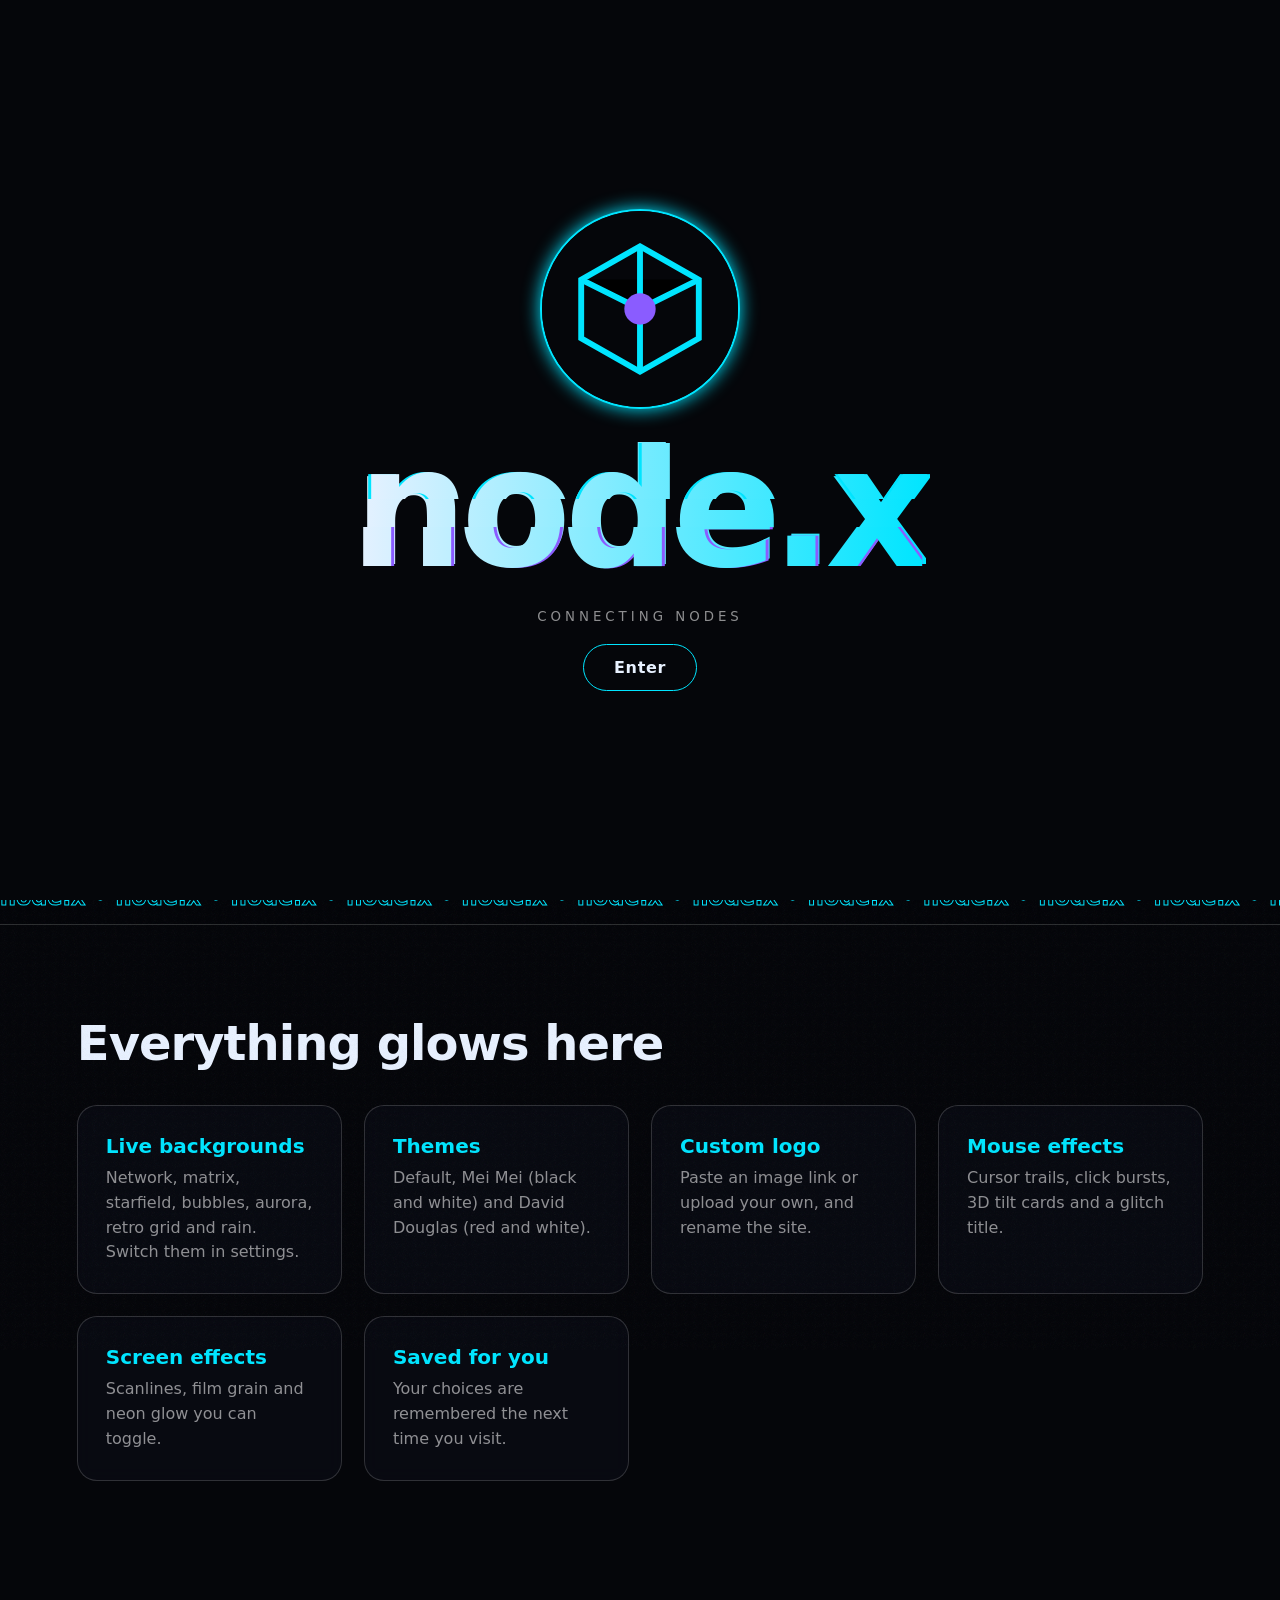
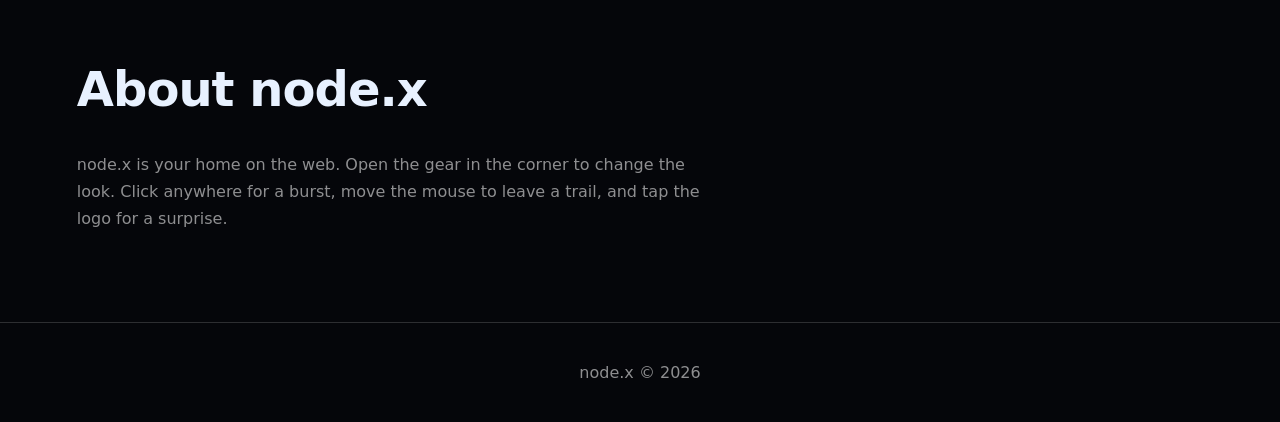
<file: index (4).html>
<!DOCTYPE html>
<html lang="en">
<head>
<meta charset="utf-8">
<meta name="viewport" content="width=device-width, initial-scale=1">
<title>node.x</title>
<style>
:root{--bg:#05060a;--fg:#e8f1ff;--accent:#00e5ff;--acc2:#8a5cff;--muted:rgba(255,255,255,.55);--panel:rgba(10,12,20,.82);--line:rgba(255,255,255,.16)}
*{box-sizing:border-box;margin:0;padding:0}
html{scroll-behavior:smooth}
body{background:var(--bg);color:var(--fg);font-family:"Segoe UI",system-ui,-apple-system,Helvetica,Arial,sans-serif;min-height:100vh;overflow-x:hidden;transition:background .6s,color .6s}
#fx{position:fixed;inset:0;width:100%;height:100%;z-index:0;pointer-events:none}
body.scan::after{content:"";position:fixed;inset:0;z-index:60;pointer-events:none;background:repeating-linear-gradient(0deg,rgba(0,0,0,.28) 0 1px,transparent 1px 3px);animation:flick 4s steps(2) infinite}
@keyframes flick{50%{opacity:.7}}
body.grain::before{content:"";position:fixed;inset:-50%;z-index:59;pointer-events:none;opacity:.07;background-image:url("data:image/svg+xml,%3Csvg xmlns='http://www.w3.org/2000/svg' width='160' height='160'%3E%3Cfilter id='n'%3E%3CfeTurbulence baseFrequency='.9'/%3E%3C/filter%3E%3Crect width='160' height='160' filter='url(%23n)'/%3E%3C/svg%3E");animation:gr .6s steps(3) infinite}
@keyframes gr{33%{transform:translate(-3%,2%)}66%{transform:translate(2%,-3%)}}
main,header,footer{position:relative;z-index:2}
.logo{width:44px;height:44px;border-radius:50%;object-fit:cover;border:2px solid var(--accent);box-shadow:0 0 18px var(--accent);background:var(--bg)}
header{display:flex;align-items:center;justify-content:space-between;padding:16px 5vw;position:sticky;top:0;z-index:20;backdrop-filter:blur(12px);background:color-mix(in srgb,var(--bg) 60%,transparent);border-bottom:1px solid var(--line)}
.brand{display:flex;align-items:center;gap:12px;font-weight:800;font-size:1.3rem;letter-spacing:.02em}
nav{display:flex;gap:22px}
nav a{color:var(--muted);text-decoration:none;transition:color .2s,text-shadow .2s}
nav a:hover{color:var(--accent);text-shadow:0 0 12px var(--accent)}
.hero{min-height:88vh;display:flex;flex-direction:column;align-items:center;justify-content:center;text-align:center;padding:60px 6vw;gap:22px}
.hero .logo{width:150px;height:150px;animation:float 5s ease-in-out infinite,pulse 3s infinite}
@keyframes float{50%{transform:translateY(-16px) rotate(3deg)}}
@keyframes pulse{50%{box-shadow:0 0 60px var(--accent),0 0 120px var(--acc2)}}
h1.title{font-size:clamp(3rem,13vw,9rem);font-weight:900;letter-spacing:-.04em;line-height:1;background:linear-gradient(90deg,var(--fg),var(--accent),var(--acc2),var(--fg));background-size:300% 100%;-webkit-background-clip:text;background-clip:text;color:transparent;animation:shine 6s linear infinite;position:relative}
@keyframes shine{to{background-position:300% 0}}
body.glitch h1.title.g::before,body.glitch h1.title.g::after{content:attr(data-text);position:absolute;inset:0;background:inherit;-webkit-background-clip:text;background-clip:text;color:transparent}
body.glitch h1.title.g::before{transform:translate(4px,-2px);filter:drop-shadow(-3px 0 var(--accent));clip-path:inset(10% 0 55% 0)}
body.glitch h1.title.g::after{transform:translate(-4px,2px);filter:drop-shadow(3px 0 var(--acc2));clip-path:inset(60% 0 8% 0)}
.type{font-size:clamp(1rem,2.4vw,1.5rem);color:var(--muted);min-height:2em}
.type::after{content:"|";color:var(--accent);animation:blink 1s steps(2) infinite}
@keyframes blink{50%{opacity:0}}
.btn{cursor:pointer;border:1.5px solid var(--accent);background:transparent;color:var(--fg);padding:13px 30px;border-radius:99px;font:inherit;font-weight:700;letter-spacing:.04em;position:relative;overflow:hidden;transition:.25s}
.btn:hover{background:var(--accent);color:var(--bg);box-shadow:0 0 30px var(--accent);transform:scale(1.05)}
.btn:focus-visible,.gear:focus-visible,.tb:focus-visible{outline:3px solid var(--acc2);outline-offset:3px}
.marq{overflow:hidden;border-block:1px solid var(--line);padding:14px 0;white-space:nowrap;background:color-mix(in srgb,var(--bg) 55%,transparent)}
.marq div{display:inline-block;animation:mq 22s linear infinite;font-size:1.4rem;font-weight:800;color:transparent;-webkit-text-stroke:1px var(--accent)}
@keyframes mq{to{transform:translateX(-50%)}}
section{padding:90px 6vw}
h2{font-size:clamp(1.8rem,5vw,3rem);margin-bottom:34px;letter-spacing:-.02em}
.grid{display:grid;grid-template-columns:repeat(auto-fit,minmax(240px,1fr));gap:22px}
.card{padding:28px;border:1px solid var(--line);border-radius:20px;background:var(--panel);backdrop-filter:blur(8px);transition:transform .15s,border-color .3s,box-shadow .3s;transform-style:preserve-3d;position:relative}
.card:hover{border-color:var(--accent);box-shadow:0 0 34px color-mix(in srgb,var(--accent) 40%,transparent)}
.card b{display:block;font-size:1.25rem;margin-bottom:8px;color:var(--accent)}
.card p{color:var(--muted);line-height:1.55}
footer{padding:40px;text-align:center;color:var(--muted);border-top:1px solid var(--line)}
/* splash */
#splash{position:fixed;inset:0;z-index:100;display:flex;flex-direction:column;align-items:center;justify-content:center;gap:20px;background:var(--bg);transition:opacity .9s,transform .9s,filter .9s}
#splash.out{opacity:0;transform:scale(1.25);filter:blur(14px);pointer-events:none}
#splash .logo{width:min(200px,42vw);height:min(200px,42vw);animation:float 4s ease-in-out infinite,pulse 2.5s infinite}
#splash h1.title{font-size:clamp(3.4rem,16vw,10rem)}
#splash small{color:var(--muted);letter-spacing:.3em}
/* settings */
.gear{position:fixed;right:20px;bottom:20px;z-index:70;width:56px;height:56px;border-radius:50%;border:2px solid var(--accent);background:var(--panel);color:var(--accent);font-size:26px;cursor:pointer;box-shadow:0 0 20px var(--accent);transition:transform .5s}
.gear:hover{transform:rotate(180deg) scale(1.1)}
#panel{position:fixed;top:0;right:0;bottom:0;width:min(380px,100vw);z-index:80;background:var(--panel);backdrop-filter:blur(18px);border-left:1px solid var(--accent);padding:22px;overflow-y:auto;transform:translateX(105%);transition:transform .4s cubic-bezier(.2,.9,.2,1)}
#panel.open{transform:none}
#panel h3{margin:20px 0 10px;font-size:.95rem;color:var(--accent)}
#panel label{display:flex;justify-content:space-between;align-items:center;gap:10px;margin:9px 0;font-size:.92rem}
#panel input[type=text],#panel select{width:100%;padding:9px;border-radius:10px;border:1px solid var(--line);background:rgba(128,128,128,.18);color:var(--fg);font:inherit}
#panel select option{color:#000}
#panel input[type=range]{width:55%;accent-color:var(--accent)}
#panel input[type=color]{width:60px;height:34px;border:none;background:none;cursor:pointer}
.themes{display:grid;grid-template-columns:1fr;gap:8px}
.tb{cursor:pointer;padding:12px;border-radius:12px;border:1.5px solid var(--line);background:transparent;color:var(--fg);font:inherit;text-align:left;display:flex;gap:10px;align-items:center}
.tb.on{border-color:var(--accent);box-shadow:0 0 14px var(--accent)}
.tb i{width:26px;height:26px;border-radius:50%;border:2px solid var(--fg)}
.row{display:flex;gap:8px;margin-top:8px}
.row .btn{padding:9px 14px;font-size:.85rem;flex:1}
.close{float:right;background:none;border:none;color:var(--fg);font-size:26px;cursor:pointer}
.ripple{position:fixed;border:2px solid var(--accent);border-radius:50%;pointer-events:none;z-index:90;animation:rp .7s ease-out forwards}
@keyframes rp{from{width:0;height:0;opacity:1;transform:translate(0,0)}to{width:140px;height:140px;opacity:0;transform:translate(-70px,-70px)}}
@media (prefers-reduced-motion:reduce){*{animation-duration:.01s!important;animation-iteration-count:1!important}}
@media(max-width:640px){nav{display:none}}
</style>
</head>
<body class="glitch grain">
<canvas id="fx"></canvas>

<div id="splash">
  <img class="logo" alt="logo">
  <h1 class="title g" data-text="node.x">node.x</h1>
  <small>CONNECTING NODES</small>
  <button class="btn" id="enter">Enter</button>
</div>

<header>
  <div class="brand"><img class="logo" alt="logo"><span class="nm">node.x</span></div>
  <nav><a href="#home">Home</a><a href="#features">Features</a><a href="#about">About</a></nav>
</header>

<main id="home">
  <div class="hero">
    <img class="logo" alt="logo">
    <h1 class="title g" data-text="node.x">node.x</h1>
    <div class="type" id="type"></div>
    <button class="btn" onclick="document.getElementById('features').scrollIntoView()">Explore</button>
  </div>
  <div class="marq"><div id="mq"></div></div>
  <section id="features">
    <h2>Everything glows here</h2>
    <div class="grid">
      <div class="card"><b>Live backgrounds</b><p>Network, matrix, starfield, bubbles, aurora, retro grid and rain. Switch them in settings.</p></div>
      <div class="card"><b>Themes</b><p>Default, Mei Mei (black and white) and David Douglas (red and white).</p></div>
      <div class="card"><b>Custom logo</b><p>Paste an image link or upload your own, and rename the site.</p></div>
      <div class="card"><b>Mouse effects</b><p>Cursor trails, click bursts, 3D tilt cards and a glitch title.</p></div>
      <div class="card"><b>Screen effects</b><p>Scanlines, film grain and neon glow you can toggle.</p></div>
      <div class="card"><b>Saved for you</b><p>Your choices are remembered the next time you visit.</p></div>
    </div>
  </section>
  <section id="about">
    <h2>About node.x</h2>
    <p style="max-width:62ch;line-height:1.7;color:var(--muted)">node.x is your home on the web. Open the gear in the corner to change the look. Click anywhere for a burst, move the mouse to leave a trail, and tap the logo for a surprise.</p>
  </section>
</main>
<footer><span class="nm">node.x</span> &copy; 2026</footer>

<button class="gear" id="gear" aria-label="Settings">&#9881;</button>
<aside id="panel" aria-label="Settings">
  <button class="close" id="x" aria-label="Close">&times;</button>
  <h2 style="font-size:1.4rem;margin:0">Settings</h2>
  <h3>Theme</h3>
  <div class="themes" id="themes"></div>
  <h3>Background effect</h3>
  <select id="bg">
    <option value="network">Network nodes</option><option value="matrix">Matrix code</option>
    <option value="stars">Starfield warp</option><option value="bubbles">Bubbles</option>
    <option value="aurora">Aurora</option><option value="grid">Retro grid</option>
    <option value="rain">Rain</option><option value="none">None</option>
  </select>
  <label>Speed <input type="range" id="speed" min=".2" max="3" step=".1"></label>
  <label>Density <input type="range" id="density" min="20" max="200" step="5"></label>
  <h3>Colors</h3>
  <label>Accent color <input type="color" id="accent"></label>
  <h3>Effects</h3>
  <label>Cursor trail <input type="checkbox" id="trail"></label>
  <label>Click burst <input type="checkbox" id="burst"></label>
  <label>Glitch title <input type="checkbox" id="glitch"></label>
  <label>Scanlines <input type="checkbox" id="scan"></label>
  <label>Film grain <input type="checkbox" id="grain"></label>
  <label>3D card tilt <input type="checkbox" id="tilt"></label>
  <h3>Site name</h3>
  <input type="text" id="name" maxlength="20">
  <h3>Custom logo</h3>
  <input type="text" id="logoUrl" placeholder="Paste image link">
  <div class="row"><button class="btn" id="logoApply">Use link</button><button class="btn" id="logoFile">Upload</button><button class="btn" id="logoReset">Reset</button></div>
  <input type="file" id="file" accept="image/*" hidden>
  <div class="row" style="margin-top:22px"><button class="btn" id="reset">Reset everything</button></div>
</aside>

<script>
const $=s=>document.querySelector(s),$$=s=>[...document.querySelectorAll(s)];
const DEF="data:image/svg+xml,"+encodeURIComponent('<svg xmlns="http://www.w3.org/2000/svg" viewBox="0 0 100 100"><rect width="100" height="100" fill="#05060a"/><g stroke="#00e5ff" stroke-width="3"><path d="M50 18 80 35 80 65 50 82 20 65 20 35Z" fill="none"/><path d="M50 18V50M20 35 50 50 80 35M50 50V82"/></g><circle cx="50" cy="50" r="8" fill="#8a5cff"/></svg>');
const THEMES={
 node:{label:"node.x (default)",bg:"#05060a",fg:"#e8f1ff",accent:"#00e5ff",acc2:"#8a5cff",logo:DEF,name:"node.x",sw:"#00e5ff"},
 mei:{label:"Mei Mei theme",bg:"#000000",fg:"#ffffff",accent:"#ffffff",acc2:"#8c8c8c",logo:"https://tr.rbxcdn.com/180DAY-a175ab77fef306e1a567da03872fd10f/420/420/BackAccessory/Webp/noFilter",name:"node.x",sw:"#fff"},
 david:{label:"David Douglas",bg:"#8f0a1a",fg:"#ffffff",accent:"#ffffff",acc2:"#ff4d5e",logo:"https://cache.bsnsports.com/comp/sls/get/43/15387?f=jpg&sid=15387&ts=1749478020",name:"node.x",sw:"#d6122b"}
};
const D={theme:"node",bg:"network",speed:1,density:70,accent:"",trail:true,burst:true,glitch:true,scan:false,grain:true,tilt:true,name:"node.x",logo:""};
let S={...D};
try{Object.assign(S,JSON.parse(localStorage.getItem("nodex")||"{}"))}catch(e){}
const save=()=>{try{localStorage.setItem("nodex",JSON.stringify(S))}catch(e){}};

function apply(){
 const t=THEMES[S.theme]||THEMES.node,r=document.documentElement.style;
 r.setProperty("--bg",t.bg);r.setProperty("--fg",t.fg);
 r.setProperty("--accent",S.accent||t.accent);r.setProperty("--acc2",t.acc2);
 const src=S.logo||t.logo;
 $$(".logo").forEach(i=>{i.onerror=()=>{i.onerror=null;i.src=DEF};i.src=src});
 $$(".nm").forEach(n=>n.textContent=S.name);
 $$("h1.title").forEach(h=>{h.textContent=S.name;h.dataset.text=S.name});
 document.title=S.name;
 const b=document.body.classList;
 b.toggle("glitch",S.glitch);b.toggle("scan",S.scan);b.toggle("grain",S.grain);
 $$(".tb").forEach(x=>x.classList.toggle("on",x.dataset.t===S.theme));
 $("#bg").value=S.bg;$("#speed").value=S.speed;$("#density").value=S.density;
 $("#accent").value=S.accent||t.accent;
 ["trail","burst","glitch","scan","grain","tilt"].forEach(k=>$("#"+k).checked=S[k]);
 $("#name").value=S.name;
 $("#mq").textContent=(Array(12).fill(S.name+"  \u2022  ").join(""));
 colors();init();save();
}
// themes list
$("#themes").innerHTML=Object.entries(THEMES).map(([k,t])=>`<button class="tb" data-t="${k}"><i style="background:${t.sw}"></i>${t.label}</button>`).join("");
$$(".tb").forEach(b=>b.onclick=()=>{S.theme=b.dataset.t;S.accent="";S.logo="";S.name=THEMES[S.theme].name;apply()});
$("#bg").onchange=e=>{S.bg=e.target.value;apply()};
$("#speed").oninput=e=>{S.speed=+e.target.value;save()};
$("#density").oninput=e=>{S.density=+e.target.value;init();save()};
$("#accent").oninput=e=>{S.accent=e.target.value;apply()};
["trail","burst","glitch","scan","grain","tilt"].forEach(k=>$("#"+k).onchange=e=>{S[k]=e.target.checked;apply()});
$("#name").oninput=e=>{S.name=e.target.value||"node.x";apply()};
$("#logoApply").onclick=()=>{const v=$("#logoUrl").value.trim();if(v){S.logo=v;apply()}};
$("#logoReset").onclick=()=>{S.logo="";apply()};
$("#logoFile").onclick=()=>$("#file").click();
$("#file").onchange=e=>{const f=e.target.files[0];if(!f)return;const r=new FileReader();r.onload=()=>{S.logo=r.result;apply()};r.readAsDataURL(f)};
$("#reset").onclick=()=>{S={...D};apply()};
$("#gear").onclick=()=>$("#panel").classList.add("open");
$("#x").onclick=()=>$("#panel").classList.remove("open");
document.addEventListener("keydown",e=>{if(e.key==="Escape")$("#panel").classList.remove("open")});
$("#enter").onclick=()=>{$("#splash").classList.add("out");burst(innerWidth/2,innerHeight/2,70)};
$$(".hero .logo").forEach(l=>l.onclick=()=>burst(l.getBoundingClientRect().x+75,l.getBoundingClientRect().y+75,120));

// typing
const lines=["Welcome to the network.","Pick a theme. Change everything.","Built with a lot of effects."];
let li=0,ci=0,del=false;
(function ty(){const w=lines[li];$("#type").textContent=w.slice(0,ci);
 if(!del&&ci===w.length){del=true;return setTimeout(ty,1500)}
 if(del&&ci===0){del=false;li=(li+1)%lines.length}
 ci+=del?-1:1;setTimeout(ty,del?25:55)})();

// tilt
$$(".card").forEach(c=>{
 c.onmousemove=e=>{if(!S.tilt)return;const r=c.getBoundingClientRect(),x=(e.clientX-r.left)/r.width-.5,y=(e.clientY-r.top)/r.height-.5;c.style.transform=`perspective(700px) rotateY(${x*18}deg) rotateX(${-y*18}deg) scale(1.04)`};
 c.onmouseleave=()=>c.style.transform=""});

// canvas fx
const cv=$("#fx"),g=cv.getContext("2d");let W,H,P=[],C={},mx=-999,my=-999,trail=[],bits=[],t0=0;
function size(){W=cv.width=innerWidth;H=cv.height=innerHeight;init()}
addEventListener("resize",size);
function colors(){const s=getComputedStyle(document.documentElement);C={bg:s.getPropertyValue("--bg").trim(),fg:s.getPropertyValue("--fg").trim(),a:s.getPropertyValue("--accent").trim(),b:s.getPropertyValue("--acc2").trim()}}
function init(){
 const n=S.density,m=S.bg;P=[];
 if(m==="matrix"){const cols=Math.floor(W/16);for(let i=0;i<cols;i++)P.push({x:i*16,y:Math.random()*H,v:2+Math.random()*4})}
 else if(m==="aurora"){for(let i=0;i<5;i++)P.push({x:Math.random()*W,y:Math.random()*H,r:200+Math.random()*250,p:Math.random()*6,c:i%2})}
 else if(m==="stars"){for(let i=0;i<n*4;i++)P.push({x:(Math.random()-.5)*W,y:(Math.random()-.5)*H,z:Math.random()*W})}
 else if(m!=="grid"&&m!=="none"){for(let i=0;i<(m==="rain"?n*2:n);i++)P.push({x:Math.random()*W,y:Math.random()*H,vx:(Math.random()-.5),vy:(Math.random()-.5),r:m==="bubbles"?4+Math.random()*22:1.5+Math.random()*2,l:6+Math.random()*14})}
}
function burst(x,y,n=40){
 if(!S.burst&&n<100&&arguments.length<3)return;
 const d=document.createElement("div");d.className="ripple";d.style.left=x+"px";d.style.top=y+"px";document.body.appendChild(d);setTimeout(()=>d.remove(),800);
 for(let i=0;i<n;i++){const a=Math.random()*6.283,s=1+Math.random()*6;bits.push({x,y,vx:Math.cos(a)*s,vy:Math.sin(a)*s,life:1,c:Math.random()<.5?C.a:C.b})}
}
addEventListener("click",e=>{if(S.burst&&!e.target.closest("#panel,.gear,#splash"))burst(e.clientX,e.clientY)});
addEventListener("mousemove",e=>{mx=e.clientX;my=e.clientY;if(S.trail)trail.push({x:mx,y:my,l:1})});
addEventListener("touchmove",e=>{const t=e.touches[0];mx=t.clientX;my=t.clientY;if(S.trail)trail.push({x:mx,y:my,l:1})},{passive:true});

function frame(t){
 requestAnimationFrame(frame);const sp=S.speed,m=S.bg;t0=t*.001*sp;
 g.globalCompositeOperation="source-over";
 g.fillStyle=C.bg+(m==="matrix"||m==="rain"?"33":"55");
 if(m==="matrix"||m==="rain")g.fillStyle=C.bg+"26";
 g.fillRect(0,0,W,H);
 g.fillStyle=C.a;g.strokeStyle=C.a;
 if(m==="network"){
  for(const p of P){p.x+=p.vx*sp;p.y+=p.vy*sp;if(p.x<0||p.x>W)p.vx*=-1;if(p.y<0||p.y>H)p.vy*=-1;
   const dx=mx-p.x,dy=my-p.y,d=Math.hypot(dx,dy);if(d<160){p.x+=dx*.01;p.y+=dy*.01;g.globalAlpha=1-d/160;g.beginPath();g.moveTo(p.x,p.y);g.lineTo(mx,my);g.stroke()}
   g.globalAlpha=.9;g.beginPath();g.arc(p.x,p.y,p.r,0,6.3);g.fill()}
  g.globalAlpha=.25;
  for(let i=0;i<P.length;i++)for(let j=i+1;j<P.length;j++){const d=Math.hypot(P[i].x-P[j].x,P[i].y-P[j].y);if(d<120){g.globalAlpha=.3*(1-d/120);g.beginPath();g.moveTo(P[i].x,P[i].y);g.lineTo(P[j].x,P[j].y);g.stroke()}}
 }else if(m==="matrix"){
  g.font="15px monospace";
  for(const p of P){g.fillStyle=Math.random()<.04?C.fg:C.a;g.globalAlpha=1;g.fillText(String.fromCharCode(0x30A0+Math.random()*80|0),p.x,p.y);p.y+=p.v*sp*2;if(p.y>H+20&&Math.random()>.97)p.y=0;if(p.y>H+200)p.y=0}
 }else if(m==="stars"){
  g.globalAlpha=1;
  for(const p of P){p.z-=6*sp;if(p.z<=1){p.z=W;p.x=(Math.random()-.5)*W;p.y=(Math.random()-.5)*H}
   const k=W/p.z,x=p.x*k+W/2,y=p.y*k+H/2,r=Math.max(.3,(1-p.z/W)*3);g.fillStyle=r>2?C.a:C.fg;g.beginPath();g.arc(x,y,r,0,6.3);g.fill()}
 }else if(m==="bubbles"){
  for(const p of P){p.y-=(.3+p.r*.04)*sp;p.x+=Math.sin(t*.001+p.r)*.4;if(p.y<-40){p.y=H+40;p.x=Math.random()*W}
   const d=Math.hypot(mx-p.x,my-p.y);if(d<p.r+8){p.y=H+40;burst(p.x,p.y,8)}
   g.globalAlpha=.55;g.lineWidth=2;g.beginPath();g.arc(p.x,p.y,p.r,0,6.3);g.stroke();g.globalAlpha=.12;g.fill()}
  g.lineWidth=1;
 }else if(m==="aurora"){
  g.globalCompositeOperation="lighter";
  for(const p of P){const x=p.x+Math.sin(t0+p.p)*160,y=p.y+Math.cos(t0*.8+p.p)*110,gr=g.createRadialGradient(x,y,0,x,y,p.r);const c=p.c?C.b:C.a;gr.addColorStop(0,c+"66");gr.addColorStop(1,c+"00");g.fillStyle=gr;g.globalAlpha=1;g.fillRect(0,0,W,H)}
 }else if(m==="grid"){
  g.globalAlpha=.7;const hz=H*.45;g.lineWidth=1;
  for(let i=-20;i<=20;i++){g.beginPath();g.moveTo(W/2+i*20,hz);g.lineTo(W/2+i*W*.14,H);g.stroke()}
  const o=(t0*.5)%1;for(let i=0;i<14;i++){const k=Math.pow((i+o)/14,2.2),y=hz+(H-hz)*k;g.globalAlpha=.2+k*.6;g.beginPath();g.moveTo(0,y);g.lineTo(W,y);g.stroke()}
  g.fillStyle=C.b;g.globalAlpha=.5;g.beginPath();g.arc(W/2,hz,Math.min(W,H)*.14,Math.PI,0);g.fill();
 }else if(m==="rain"){
  for(const p of P){p.y+=(8+p.l)*sp;p.x-=1.5*sp;if(p.y>H){p.y=-20;p.x=Math.random()*W}g.globalAlpha=.55;g.beginPath();g.moveTo(p.x,p.y);g.lineTo(p.x+2,p.y-p.l*1.6);g.stroke()}
 }
 // burst particles
 g.globalAlpha=1;
 for(let i=bits.length-1;i>=0;i--){const b=bits[i];b.x+=b.vx;b.y+=b.vy;b.vy+=.08;b.life-=.02;if(b.life<=0){bits.splice(i,1);continue}g.globalAlpha=b.life;g.fillStyle=b.c;g.fillRect(b.x,b.y,4,4)}
 // cursor trail
 for(let i=trail.length-1;i>=0;i--){const q=trail[i];q.l-=.04;if(q.l<=0){trail.splice(i,1);continue}g.globalAlpha=q.l;g.fillStyle=i%2?C.a:C.b;g.beginPath();g.arc(q.x,q.y,10*q.l,0,6.3);g.fill()}
 g.globalAlpha=1;
}
colors();size();apply();requestAnimationFrame(frame);
</script>
</body>
</html>
</file>
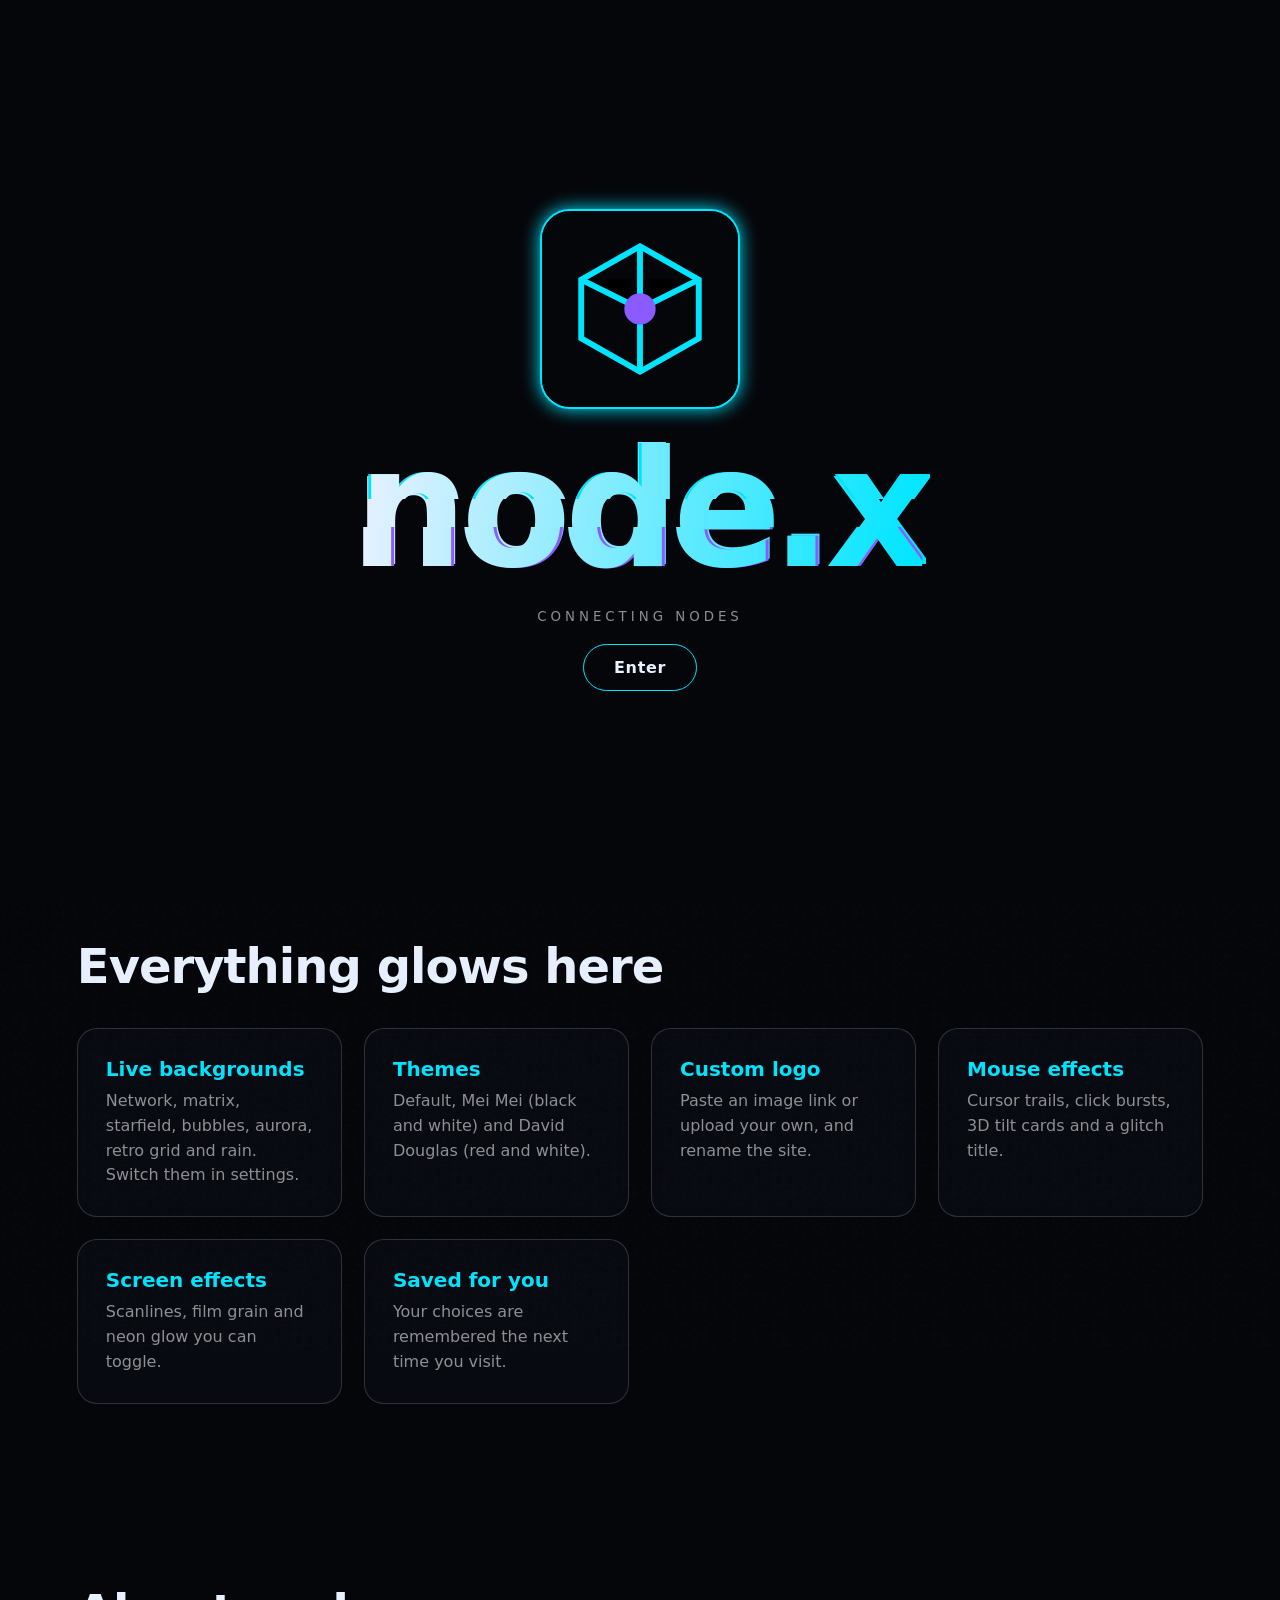
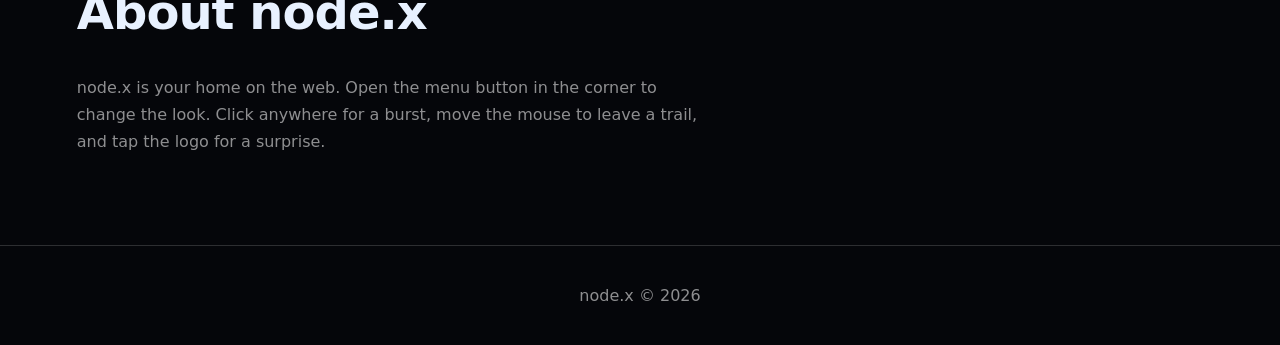
<file: index (5).html>
<!DOCTYPE html>
<html lang="en">
<head>
<meta charset="utf-8">
<meta name="viewport" content="width=device-width, initial-scale=1">
<title>node.x</title>
<style>
:root{--bg:#05060a;--fg:#e8f1ff;--accent:#00e5ff;--acc2:#8a5cff;--muted:rgba(255,255,255,.55);--panel:rgba(10,12,20,.82);--line:rgba(255,255,255,.16)}
*{box-sizing:border-box;margin:0;padding:0}
html{scroll-behavior:smooth}
body{background:var(--bg);color:var(--fg);font-family:"Segoe UI",system-ui,-apple-system,Helvetica,Arial,sans-serif;min-height:100vh;overflow-x:hidden;transition:background .6s,color .6s}
#fx{position:fixed;inset:0;width:100%;height:100%;z-index:0;pointer-events:none}
body.scan::after{content:"";position:fixed;inset:0;z-index:60;pointer-events:none;background:repeating-linear-gradient(0deg,rgba(0,0,0,.28) 0 1px,transparent 1px 3px);animation:flick 4s steps(2) infinite}
@keyframes flick{50%{opacity:.7}}
body.grain::before{content:"";position:fixed;inset:-50%;z-index:59;pointer-events:none;opacity:.07;background-image:url("data:image/svg+xml,%3Csvg xmlns='http://www.w3.org/2000/svg' width='160' height='160'%3E%3Cfilter id='n'%3E%3CfeTurbulence baseFrequency='.9'/%3E%3C/filter%3E%3Crect width='160' height='160' filter='url(%23n)'/%3E%3C/svg%3E");animation:gr .6s steps(3) infinite}
@keyframes gr{33%{transform:translate(-3%,2%)}66%{transform:translate(2%,-3%)}}
main,header,footer{position:relative;z-index:2}
.logo{width:44px;height:44px;border-radius:12px;object-fit:contain;border:2px solid var(--accent);box-shadow:0 0 18px var(--accent);background:var(--bg)}
header{display:flex;align-items:center;justify-content:space-between;padding:16px 5vw;position:sticky;top:0;z-index:20;backdrop-filter:blur(12px);background:color-mix(in srgb,var(--bg) 60%,transparent);border-bottom:1px solid var(--line)}
.brand{display:flex;align-items:center;gap:12px;font-weight:800;font-size:1.3rem;letter-spacing:.02em}
nav{display:flex;gap:22px}
nav a{color:var(--muted);text-decoration:none;transition:color .2s,text-shadow .2s}
nav a:hover{color:var(--accent);text-shadow:0 0 12px var(--accent)}
.hero{min-height:88vh;display:flex;flex-direction:column;align-items:center;justify-content:center;text-align:center;padding:60px 6vw;gap:22px}
.hero .logo{width:150px;height:150px;border-radius:26px;animation:float 5s ease-in-out infinite,pulse 3s infinite}
@keyframes float{50%{transform:translateY(-16px) rotate(3deg)}}
@keyframes pulse{50%{box-shadow:0 0 60px var(--accent),0 0 120px var(--acc2)}}
h1.title{font-size:clamp(3rem,13vw,9rem);font-weight:900;letter-spacing:-.04em;line-height:1;background:linear-gradient(90deg,var(--fg),var(--accent),var(--acc2),var(--fg));background-size:300% 100%;-webkit-background-clip:text;background-clip:text;color:transparent;animation:shine 6s linear infinite;position:relative}
@keyframes shine{to{background-position:300% 0}}
body.glitch h1.title.g::before,body.glitch h1.title.g::after{content:attr(data-text);position:absolute;inset:0;background:inherit;-webkit-background-clip:text;background-clip:text;color:transparent}
body.glitch h1.title.g::before{transform:translate(4px,-2px);filter:drop-shadow(-3px 0 var(--accent));clip-path:inset(10% 0 55% 0)}
body.glitch h1.title.g::after{transform:translate(-4px,2px);filter:drop-shadow(3px 0 var(--acc2));clip-path:inset(60% 0 8% 0)}
.type{font-size:clamp(1rem,2.4vw,1.5rem);color:var(--muted);min-height:2em}
.type::after{content:"|";color:var(--accent);animation:blink 1s steps(2) infinite}
@keyframes blink{50%{opacity:0}}
.btn{cursor:pointer;border:1.5px solid var(--accent);background:transparent;color:var(--fg);padding:13px 30px;border-radius:99px;font:inherit;font-weight:700;letter-spacing:.04em;position:relative;overflow:hidden;transition:.25s}
.btn:hover{background:var(--accent);color:var(--bg);box-shadow:0 0 30px var(--accent);transform:scale(1.05)}
.btn:focus-visible,#tog:focus-visible,.tb:focus-visible,.nl:focus-visible,.ah:focus-visible{outline:3px solid var(--acc2);outline-offset:3px}
.marq{overflow:hidden;border-block:1px solid var(--line);padding:14px 0;white-space:nowrap;background:color-mix(in srgb,var(--bg) 55%,transparent)}
.marq div{display:inline-block;animation:mq 22s linear infinite;font-size:1.4rem;font-weight:800;color:transparent;-webkit-text-stroke:1px var(--accent)}
@keyframes mq{to{transform:translateX(-50%)}}
section{padding:90px 6vw}
h2{font-size:clamp(1.8rem,5vw,3rem);margin-bottom:34px;letter-spacing:-.02em}
.grid{display:grid;grid-template-columns:repeat(auto-fit,minmax(240px,1fr));gap:22px}
.card{padding:28px;border:1px solid var(--line);border-radius:20px;background:var(--panel);backdrop-filter:blur(8px);transition:transform .15s,border-color .3s,box-shadow .3s;transform-style:preserve-3d;position:relative}
.card:hover{border-color:var(--accent);box-shadow:0 0 34px color-mix(in srgb,var(--accent) 40%,transparent)}
.card b{display:block;font-size:1.25rem;margin-bottom:8px;color:var(--accent)}
.card p{color:var(--muted);line-height:1.55}
footer{padding:40px;text-align:center;color:var(--muted);border-top:1px solid var(--line)}

/* sidebar */
:root{--sw:min(320px,86vw)}
main,footer{transition:margin-left .6s cubic-bezier(.2,.9,.2,1)}
@media(min-width:900px){body.so main,body.so footer{margin-left:var(--sw)}}
#side{position:fixed;top:0;left:0;bottom:0;width:var(--sw);z-index:70;background:var(--panel);backdrop-filter:blur(20px);transform:translateX(-104%);transition:transform .65s cubic-bezier(.2,.9,.2,1);box-shadow:0 0 60px rgba(0,0,0,.5)}
body.so #side{transform:none}
#sc{height:100%;overflow-y:auto;padding:76px 16px 30px}
#sc>*{opacity:0;transform:translateX(-30px);transition:opacity .5s,transform .5s}
body.so #sc>*{opacity:1;transform:none}
#edge{position:absolute;right:0;top:0;bottom:0;width:3px;background:linear-gradient(var(--accent),var(--accent)) no-repeat;background-size:100% 30%;animation:edge 3s ease-in-out infinite;box-shadow:0 0 14px var(--accent);opacity:.9}
@keyframes edge{0%{background-position:0 -40%}100%{background-position:0 140%}}
#side::before{content:"";position:absolute;inset:0;pointer-events:none;background:radial-gradient(circle at 0 0,color-mix(in srgb,var(--accent) 22%,transparent),transparent 60%);animation:glow 6s ease-in-out infinite alternate}
@keyframes glow{to{background:radial-gradient(circle at 0 100%,color-mix(in srgb,var(--acc2) 26%,transparent),transparent 60%)}}
#tog{position:fixed;top:16px;left:16px;z-index:75;width:48px;height:48px;border-radius:14px;border:1.5px solid var(--accent);background:var(--panel);backdrop-filter:blur(10px);cursor:pointer;box-shadow:0 0 18px color-mix(in srgb,var(--accent) 60%,transparent);transition:left .65s cubic-bezier(.2,.9,.2,1),transform .2s}
body.so #tog{left:calc(var(--sw) - 64px);box-shadow:none}
#tog:hover{transform:scale(1.1) rotate(-4deg)}
#tog i{position:absolute;left:12px;right:12px;height:2.5px;border-radius:2px;background:var(--accent);transition:.4s cubic-bezier(.2,.9,.2,1)}
#tog i:nth-child(1){top:15px}#tog i:nth-child(2){top:22px}#tog i:nth-child(3){top:29px}
body.so #tog i:nth-child(1){top:22px;transform:rotate(45deg)}
body.so #tog i:nth-child(2){opacity:0;transform:scaleX(0)}
body.so #tog i:nth-child(3){top:22px;transform:rotate(-45deg)}
.sb{display:flex;align-items:center;gap:12px;font-weight:800;font-size:1.35rem;margin-bottom:22px}
#nav{position:relative;display:flex;flex-direction:column;gap:4px}
#pill{position:absolute;left:0;right:0;border-radius:12px;background:color-mix(in srgb,var(--accent) 22%,transparent);border-left:3px solid var(--accent);transition:top .45s cubic-bezier(.2,.9,.2,1),height .3s;pointer-events:none}
.nl{position:relative;padding:12px 16px;border-radius:12px;color:var(--fg);text-decoration:none;font-weight:600;transition:transform .25s,color .25s,letter-spacing .25s}
.nl:hover{transform:translateX(8px);color:var(--accent);letter-spacing:.04em}
.acc{border:1px solid var(--line);border-radius:14px;margin:10px 0;overflow:hidden;transition:border-color .3s,box-shadow .3s}
.acc.open{border-color:var(--accent);box-shadow:0 0 18px color-mix(in srgb,var(--accent) 30%,transparent)}
.ah{width:100%;display:flex;justify-content:space-between;align-items:center;padding:13px 14px;background:none;border:none;color:var(--fg);font:inherit;font-weight:700;cursor:pointer}
.ah::after{content:"\25BE";color:var(--accent);transition:transform .4s}
.acc.open .ah::after{transform:rotate(180deg)}
.ab{display:grid;grid-template-rows:0fr;transition:grid-template-rows .5s cubic-bezier(.2,.9,.2,1)}
.acc.open .ab{grid-template-rows:1fr}
.ab>div{overflow:hidden;padding:0 14px;transition:padding .5s}
.acc.open .ab>div{padding:2px 14px 14px}
.ab>div>*{opacity:0;transform:translateY(10px);transition:.4s}
.acc.open .ab>div>*{opacity:1;transform:none}
.acc.open .ab>div>*:nth-child(2){transition-delay:.06s}.acc.open .ab>div>*:nth-child(3){transition-delay:.12s}.acc.open .ab>div>*:nth-child(4){transition-delay:.18s}.acc.open .ab>div>*:nth-child(5){transition-delay:.24s}.acc.open .ab>div>*:nth-child(6){transition-delay:.3s}
#veil{position:fixed;inset:0;z-index:65;background:rgba(0,0,0,.5);opacity:0;pointer-events:none;transition:opacity .4s}
@media(max-width:899px){body.so #veil{opacity:1;pointer-events:auto}}
/* splash */
#splash{position:fixed;inset:0;z-index:100;display:flex;flex-direction:column;align-items:center;justify-content:center;gap:20px;background:var(--bg);transition:opacity .9s,transform .9s,filter .9s}
#splash.out{opacity:0;transform:scale(1.25);filter:blur(14px);pointer-events:none}
#splash .logo{width:min(200px,42vw);height:min(200px,42vw);border-radius:30px;animation:float 4s ease-in-out infinite,pulse 2.5s infinite}
#splash h1.title{font-size:clamp(3.4rem,16vw,10rem)}
#splash small{color:var(--muted);letter-spacing:.3em}
/* settings */
#side h3{margin:20px 0 10px;font-size:.95rem;color:var(--accent)}
#side label{display:flex;justify-content:space-between;align-items:center;gap:10px;margin:9px 0;font-size:.92rem}
#side input[type=text],#side select{width:100%;padding:9px;border-radius:10px;border:1px solid var(--line);background:rgba(128,128,128,.18);color:var(--fg);font:inherit}
#side select option{color:#000}
#side input[type=range]{width:55%;accent-color:var(--accent)}
#side input[type=color]{width:60px;height:34px;border:none;background:none;cursor:pointer}
.themes{display:grid;grid-template-columns:1fr;gap:8px}
.tb{cursor:pointer;padding:12px;border-radius:12px;border:1.5px solid var(--line);background:transparent;color:var(--fg);font:inherit;text-align:left;display:flex;gap:10px;align-items:center}
.tb.on{border-color:var(--accent);box-shadow:0 0 14px var(--accent)}
.tb i{width:26px;height:26px;border-radius:50%;border:2px solid var(--fg)}
.row{display:flex;gap:8px;margin-top:8px}
.row .btn{padding:9px 14px;font-size:.85rem;flex:1}
.close{float:right;background:none;border:none;color:var(--fg);font-size:26px;cursor:pointer}
.ripple{position:fixed;border:2px solid var(--accent);border-radius:50%;pointer-events:none;z-index:90;animation:rp .7s ease-out forwards}
@keyframes rp{from{width:0;height:0;opacity:1;transform:translate(0,0)}to{width:140px;height:140px;opacity:0;transform:translate(-70px,-70px)}}
@media (prefers-reduced-motion:reduce){*{animation-duration:.01s!important;animation-iteration-count:1!important}}

</style>
</head>
<body class="glitch grain">
<canvas id="fx"></canvas>

<div id="splash">
  <img class="logo" alt="logo">
  <h1 class="title g" data-text="node.x">node.x</h1>
  <small>CONNECTING NODES</small>
  <button class="btn" id="enter">Enter</button>
</div>


<main id="home">
  <div class="hero">
    <img class="logo" alt="logo">
    <h1 class="title g" data-text="node.x">node.x</h1>
    <div class="type" id="type"></div>
    <button class="btn" onclick="document.getElementById('features').scrollIntoView()">Explore</button>
  </div>
  <div class="marq"><div id="mq"></div></div>
  <section id="features">
    <h2>Everything glows here</h2>
    <div class="grid">
      <div class="card"><b>Live backgrounds</b><p>Network, matrix, starfield, bubbles, aurora, retro grid and rain. Switch them in settings.</p></div>
      <div class="card"><b>Themes</b><p>Default, Mei Mei (black and white) and David Douglas (red and white).</p></div>
      <div class="card"><b>Custom logo</b><p>Paste an image link or upload your own, and rename the site.</p></div>
      <div class="card"><b>Mouse effects</b><p>Cursor trails, click bursts, 3D tilt cards and a glitch title.</p></div>
      <div class="card"><b>Screen effects</b><p>Scanlines, film grain and neon glow you can toggle.</p></div>
      <div class="card"><b>Saved for you</b><p>Your choices are remembered the next time you visit.</p></div>
    </div>
  </section>
  <section id="about">
    <h2>About node.x</h2>
    <p style="max-width:62ch;line-height:1.7;color:var(--muted)">node.x is your home on the web. Open the menu button in the corner to change the look. Click anywhere for a burst, move the mouse to leave a trail, and tap the logo for a surprise.</p>
  </section>
</main>
<footer><span class="nm">node.x</span> &copy; 2026</footer>

<button id="tog" aria-label="Toggle menu"><i></i><i></i><i></i></button>
<div id="veil"></div>
<aside id="side" aria-label="Menu">
 <div id="sc">
  <div class="sb"><img class="logo" alt="logo"><span class="nm">node.x</span></div>
  <nav id="nav"><i id="pill"></i>
   <a class="nl" href="#home">Home</a><a class="nl" href="#features">Features</a><a class="nl" href="#about">About</a>
  </nav>
  <div class="acc open"><button class="ah">Theme</button><div class="ab"><div>
   <div class="themes" id="themes"></div>
  </div></div></div>
  <div class="acc"><button class="ah">Background</button><div class="ab"><div>
   <select id="bg">
    <option value="network">Network nodes</option><option value="matrix">Matrix code</option>
    <option value="stars">Starfield warp</option><option value="bubbles">Bubbles</option>
    <option value="aurora">Aurora</option><option value="grid">Retro grid</option>
    <option value="rain">Rain</option><option value="none">None</option>
   </select>
   <label>Speed <input type="range" id="speed" min=".2" max="3" step=".1"></label>
   <label>Density <input type="range" id="density" min="20" max="200" step="5"></label>
  </div></div></div>
  <div class="acc"><button class="ah">Colors</button><div class="ab"><div>
   <label>Accent color <input type="color" id="accent"></label>
  </div></div></div>
  <div class="acc"><button class="ah">Effects</button><div class="ab"><div>
   <label>Cursor trail <input type="checkbox" id="trail"></label>
   <label>Click burst <input type="checkbox" id="burst"></label>
   <label>Glitch title <input type="checkbox" id="glitch"></label>
   <label>Scanlines <input type="checkbox" id="scan"></label>
   <label>Film grain <input type="checkbox" id="grain"></label>
   <label>3D card tilt <input type="checkbox" id="tilt"></label>
  </div></div></div>
  <div class="acc"><button class="ah">Name and logo</button><div class="ab"><div>
   <input type="text" id="name" maxlength="20">
   <input type="text" id="logoUrl" placeholder="Paste image link" style="margin-top:8px">
   <div class="row"><button class="btn" id="logoApply">Use link</button><button class="btn" id="logoFile">Upload</button><button class="btn" id="logoReset">Reset</button></div>
   <input type="file" id="file" accept="image/*" hidden>
  </div></div></div>
  <div class="row"><button class="btn" id="reset">Reset everything</button></div>
 </div>
 <i id="edge"></i>
</aside>

<script>
const $=s=>document.querySelector(s),$$=s=>[...document.querySelectorAll(s)];
const DEF="data:image/svg+xml,"+encodeURIComponent('<svg xmlns="http://www.w3.org/2000/svg" viewBox="0 0 100 100"><rect width="100" height="100" fill="#05060a"/><g stroke="#00e5ff" stroke-width="3"><path d="M50 18 80 35 80 65 50 82 20 65 20 35Z" fill="none"/><path d="M50 18V50M20 35 50 50 80 35M50 50V82"/></g><circle cx="50" cy="50" r="8" fill="#8a5cff"/></svg>');
const THEMES={
 node:{label:"node.x (default)",bg:"#05060a",fg:"#e8f1ff",accent:"#00e5ff",acc2:"#8a5cff",logo:DEF,name:"node.x",sw:"#00e5ff"},
 mei:{label:"Mei Mei theme",bg:"#000000",fg:"#ffffff",accent:"#ffffff",acc2:"#8c8c8c",logo:"https://tr.rbxcdn.com/180DAY-a175ab77fef306e1a567da03872fd10f/420/420/BackAccessory/Webp/noFilter",name:"node.x",sw:"#fff"},
 david:{label:"David Douglas",bg:"#8f0a1a",fg:"#ffffff",accent:"#ffffff",acc2:"#ff4d5e",logo:"https://cache.bsnsports.com/comp/sls/get/43/15387?f=jpg&sid=15387&ts=1749478020",name:"node.x",sw:"#d6122b"}
};
const D={theme:"node",bg:"network",speed:1,density:70,accent:"",trail:true,burst:true,glitch:true,scan:false,grain:true,tilt:true,name:"node.x",logo:""};
let S={...D};
try{Object.assign(S,JSON.parse(localStorage.getItem("nodex")||"{}"))}catch(e){}
const save=()=>{try{localStorage.setItem("nodex",JSON.stringify(S))}catch(e){}};

function apply(){
 const t=THEMES[S.theme]||THEMES.node,r=document.documentElement.style;
 r.setProperty("--bg",t.bg);r.setProperty("--fg",t.fg);
 r.setProperty("--accent",S.accent||t.accent);r.setProperty("--acc2",t.acc2);
 const src=S.logo||t.logo;
 $$(".logo").forEach(i=>{i.onerror=()=>{i.onerror=null;i.src=DEF};i.src=src});
 $$(".nm").forEach(n=>n.textContent=S.name);
 $$("h1.title").forEach(h=>{h.textContent=S.name;h.dataset.text=S.name});
 document.title=S.name;
 const b=document.body.classList;
 b.toggle("glitch",S.glitch);b.toggle("scan",S.scan);b.toggle("grain",S.grain);
 $$(".tb").forEach(x=>x.classList.toggle("on",x.dataset.t===S.theme));
 $("#bg").value=S.bg;$("#speed").value=S.speed;$("#density").value=S.density;
 $("#accent").value=S.accent||t.accent;
 ["trail","burst","glitch","scan","grain","tilt"].forEach(k=>$("#"+k).checked=S[k]);
 $("#name").value=S.name;
 $("#mq").textContent=(Array(12).fill(S.name+"  \u2022  ").join(""));
 colors();init();save();
}
// themes list
$("#themes").innerHTML=Object.entries(THEMES).map(([k,t])=>`<button class="tb" data-t="${k}"><i style="background:${t.sw}"></i>${t.label}</button>`).join("");
$$(".tb").forEach(b=>b.onclick=()=>{S.theme=b.dataset.t;S.accent="";S.logo="";S.name=THEMES[S.theme].name;apply()});
$("#bg").onchange=e=>{S.bg=e.target.value;apply()};
$("#speed").oninput=e=>{S.speed=+e.target.value;save()};
$("#density").oninput=e=>{S.density=+e.target.value;init();save()};
$("#accent").oninput=e=>{S.accent=e.target.value;apply()};
["trail","burst","glitch","scan","grain","tilt"].forEach(k=>$("#"+k).onchange=e=>{S[k]=e.target.checked;apply()});
$("#name").oninput=e=>{S.name=e.target.value||"node.x";apply()};
$("#logoApply").onclick=()=>{const v=$("#logoUrl").value.trim();if(v){S.logo=v;apply()}};
$("#logoReset").onclick=()=>{S.logo="";apply()};
$("#logoFile").onclick=()=>$("#file").click();
$("#file").onchange=e=>{const f=e.target.files[0];if(!f)return;const r=new FileReader();r.onload=()=>{S.logo=r.result;apply()};r.readAsDataURL(f)};
$("#reset").onclick=()=>{S={...D};apply()};
const B=document.body.classList;
$("#tog").onclick=()=>B.toggle("so");$("#veil").onclick=()=>B.remove("so");
document.addEventListener("keydown",e=>{if(e.key==="Escape")B.remove("so")});
$$("#sc>*").forEach((e,i)=>e.style.transitionDelay=(.2+i*.07)+"s");
$$(".ah").forEach(h=>h.onclick=()=>{const a=h.parentNode,o=a.classList.contains("open");$$(".acc").forEach(x=>x.classList.remove("open"));if(!o)a.classList.add("open")});
function pill(){const L=$$(".nl"),y=scrollY+innerHeight*.35;let c=L[0];L.forEach(l=>{const t=$(l.getAttribute("href"));if(t&&t.offsetTop<=y)c=l});
 const p=$("#pill");p.style.top=c.offsetTop+"px";p.style.height=c.offsetHeight+"px"}
addEventListener("scroll",pill);addEventListener("resize",pill);setTimeout(pill,900);
$$(".nl").forEach(l=>l.onclick=()=>{if(innerWidth<900)B.remove("so")});
$("#enter").onclick=()=>{$("#splash").classList.add("out");setTimeout(()=>{if(innerWidth>=900)document.body.classList.add("so");setTimeout(pill,700)},400);burst(innerWidth/2,innerHeight/2,70)};
$$(".hero .logo").forEach(l=>l.onclick=()=>burst(l.getBoundingClientRect().x+75,l.getBoundingClientRect().y+75,120));

// typing
const lines=["Welcome to the network.","Pick a theme. Change everything.","Built with a lot of effects."];
let li=0,ci=0,del=false;
(function ty(){const w=lines[li];$("#type").textContent=w.slice(0,ci);
 if(!del&&ci===w.length){del=true;return setTimeout(ty,1500)}
 if(del&&ci===0){del=false;li=(li+1)%lines.length}
 ci+=del?-1:1;setTimeout(ty,del?25:55)})();

// tilt
$$(".card").forEach(c=>{
 c.onmousemove=e=>{if(!S.tilt)return;const r=c.getBoundingClientRect(),x=(e.clientX-r.left)/r.width-.5,y=(e.clientY-r.top)/r.height-.5;c.style.transform=`perspective(700px) rotateY(${x*18}deg) rotateX(${-y*18}deg) scale(1.04)`};
 c.onmouseleave=()=>c.style.transform=""});

// canvas fx
const cv=$("#fx"),g=cv.getContext("2d");let W,H,P=[],C={},mx=-999,my=-999,trail=[],bits=[],t0=0;
function size(){W=cv.width=innerWidth;H=cv.height=innerHeight;init()}
addEventListener("resize",size);
function colors(){const s=getComputedStyle(document.documentElement);C={bg:s.getPropertyValue("--bg").trim(),fg:s.getPropertyValue("--fg").trim(),a:s.getPropertyValue("--accent").trim(),b:s.getPropertyValue("--acc2").trim()}}
function init(){
 const n=S.density,m=S.bg;P=[];
 if(m==="matrix"){const cols=Math.floor(W/16);for(let i=0;i<cols;i++)P.push({x:i*16,y:Math.random()*H,v:2+Math.random()*4})}
 else if(m==="aurora"){for(let i=0;i<5;i++)P.push({x:Math.random()*W,y:Math.random()*H,r:200+Math.random()*250,p:Math.random()*6,c:i%2})}
 else if(m==="stars"){for(let i=0;i<n*4;i++)P.push({x:(Math.random()-.5)*W,y:(Math.random()-.5)*H,z:Math.random()*W})}
 else if(m!=="grid"&&m!=="none"){for(let i=0;i<(m==="rain"?n*2:n);i++)P.push({x:Math.random()*W,y:Math.random()*H,vx:(Math.random()-.5),vy:(Math.random()-.5),r:m==="bubbles"?4+Math.random()*22:1.5+Math.random()*2,l:6+Math.random()*14})}
}
function burst(x,y,n=40){
 if(!S.burst&&n<100&&arguments.length<3)return;
 const d=document.createElement("div");d.className="ripple";d.style.left=x+"px";d.style.top=y+"px";document.body.appendChild(d);setTimeout(()=>d.remove(),800);
 for(let i=0;i<n;i++){const a=Math.random()*6.283,s=1+Math.random()*6;bits.push({x,y,vx:Math.cos(a)*s,vy:Math.sin(a)*s,life:1,c:Math.random()<.5?C.a:C.b})}
}
addEventListener("click",e=>{if(S.burst&&!e.target.closest("#side,#tog,#splash"))burst(e.clientX,e.clientY)});
addEventListener("mousemove",e=>{mx=e.clientX;my=e.clientY;if(S.trail)trail.push({x:mx,y:my,l:1})});
addEventListener("touchmove",e=>{const t=e.touches[0];mx=t.clientX;my=t.clientY;if(S.trail)trail.push({x:mx,y:my,l:1})},{passive:true});

function frame(t){
 requestAnimationFrame(frame);const sp=S.speed,m=S.bg;t0=t*.001*sp;
 g.globalCompositeOperation="source-over";
 g.fillStyle=C.bg+(m==="matrix"||m==="rain"?"33":"55");
 if(m==="matrix"||m==="rain")g.fillStyle=C.bg+"26";
 g.fillRect(0,0,W,H);
 g.fillStyle=C.a;g.strokeStyle=C.a;
 if(m==="network"){
  for(const p of P){p.x+=p.vx*sp;p.y+=p.vy*sp;if(p.x<0||p.x>W)p.vx*=-1;if(p.y<0||p.y>H)p.vy*=-1;
   const dx=mx-p.x,dy=my-p.y,d=Math.hypot(dx,dy);if(d<160){p.x+=dx*.01;p.y+=dy*.01;g.globalAlpha=1-d/160;g.beginPath();g.moveTo(p.x,p.y);g.lineTo(mx,my);g.stroke()}
   g.globalAlpha=.9;g.beginPath();g.arc(p.x,p.y,p.r,0,6.3);g.fill()}
  g.globalAlpha=.25;
  for(let i=0;i<P.length;i++)for(let j=i+1;j<P.length;j++){const d=Math.hypot(P[i].x-P[j].x,P[i].y-P[j].y);if(d<120){g.globalAlpha=.3*(1-d/120);g.beginPath();g.moveTo(P[i].x,P[i].y);g.lineTo(P[j].x,P[j].y);g.stroke()}}
 }else if(m==="matrix"){
  g.font="15px monospace";
  for(const p of P){g.fillStyle=Math.random()<.04?C.fg:C.a;g.globalAlpha=1;g.fillText(String.fromCharCode(0x30A0+Math.random()*80|0),p.x,p.y);p.y+=p.v*sp*2;if(p.y>H+20&&Math.random()>.97)p.y=0;if(p.y>H+200)p.y=0}
 }else if(m==="stars"){
  g.globalAlpha=1;
  for(const p of P){p.z-=6*sp;if(p.z<=1){p.z=W;p.x=(Math.random()-.5)*W;p.y=(Math.random()-.5)*H}
   const k=W/p.z,x=p.x*k+W/2,y=p.y*k+H/2,r=Math.max(.3,(1-p.z/W)*3);g.fillStyle=r>2?C.a:C.fg;g.beginPath();g.arc(x,y,r,0,6.3);g.fill()}
 }else if(m==="bubbles"){
  for(const p of P){p.y-=(.3+p.r*.04)*sp;p.x+=Math.sin(t*.001+p.r)*.4;if(p.y<-40){p.y=H+40;p.x=Math.random()*W}
   const d=Math.hypot(mx-p.x,my-p.y);if(d<p.r+8){p.y=H+40;burst(p.x,p.y,8)}
   g.globalAlpha=.55;g.lineWidth=2;g.beginPath();g.arc(p.x,p.y,p.r,0,6.3);g.stroke();g.globalAlpha=.12;g.fill()}
  g.lineWidth=1;
 }else if(m==="aurora"){
  g.globalCompositeOperation="lighter";
  for(const p of P){const x=p.x+Math.sin(t0+p.p)*160,y=p.y+Math.cos(t0*.8+p.p)*110,gr=g.createRadialGradient(x,y,0,x,y,p.r);const c=p.c?C.b:C.a;gr.addColorStop(0,c+"66");gr.addColorStop(1,c+"00");g.fillStyle=gr;g.globalAlpha=1;g.fillRect(0,0,W,H)}
 }else if(m==="grid"){
  g.globalAlpha=.7;const hz=H*.45;g.lineWidth=1;
  for(let i=-20;i<=20;i++){g.beginPath();g.moveTo(W/2+i*20,hz);g.lineTo(W/2+i*W*.14,H);g.stroke()}
  const o=(t0*.5)%1;for(let i=0;i<14;i++){const k=Math.pow((i+o)/14,2.2),y=hz+(H-hz)*k;g.globalAlpha=.2+k*.6;g.beginPath();g.moveTo(0,y);g.lineTo(W,y);g.stroke()}
  g.fillStyle=C.b;g.globalAlpha=.5;g.beginPath();g.arc(W/2,hz,Math.min(W,H)*.14,Math.PI,0);g.fill();
 }else if(m==="rain"){
  for(const p of P){p.y+=(8+p.l)*sp;p.x-=1.5*sp;if(p.y>H){p.y=-20;p.x=Math.random()*W}g.globalAlpha=.55;g.beginPath();g.moveTo(p.x,p.y);g.lineTo(p.x+2,p.y-p.l*1.6);g.stroke()}
 }
 // burst particles
 g.globalAlpha=1;
 for(let i=bits.length-1;i>=0;i--){const b=bits[i];b.x+=b.vx;b.y+=b.vy;b.vy+=.08;b.life-=.02;if(b.life<=0){bits.splice(i,1);continue}g.globalAlpha=b.life;g.fillStyle=b.c;g.fillRect(b.x,b.y,4,4)}
 // cursor trail
 for(let i=trail.length-1;i>=0;i--){const q=trail[i];q.l-=.04;if(q.l<=0){trail.splice(i,1);continue}g.globalAlpha=q.l;g.fillStyle=i%2?C.a:C.b;g.beginPath();g.arc(q.x,q.y,10*q.l,0,6.3);g.fill()}
 g.globalAlpha=1;
}
colors();size();apply();requestAnimationFrame(frame);
</script>
</body>
</html>
</file>
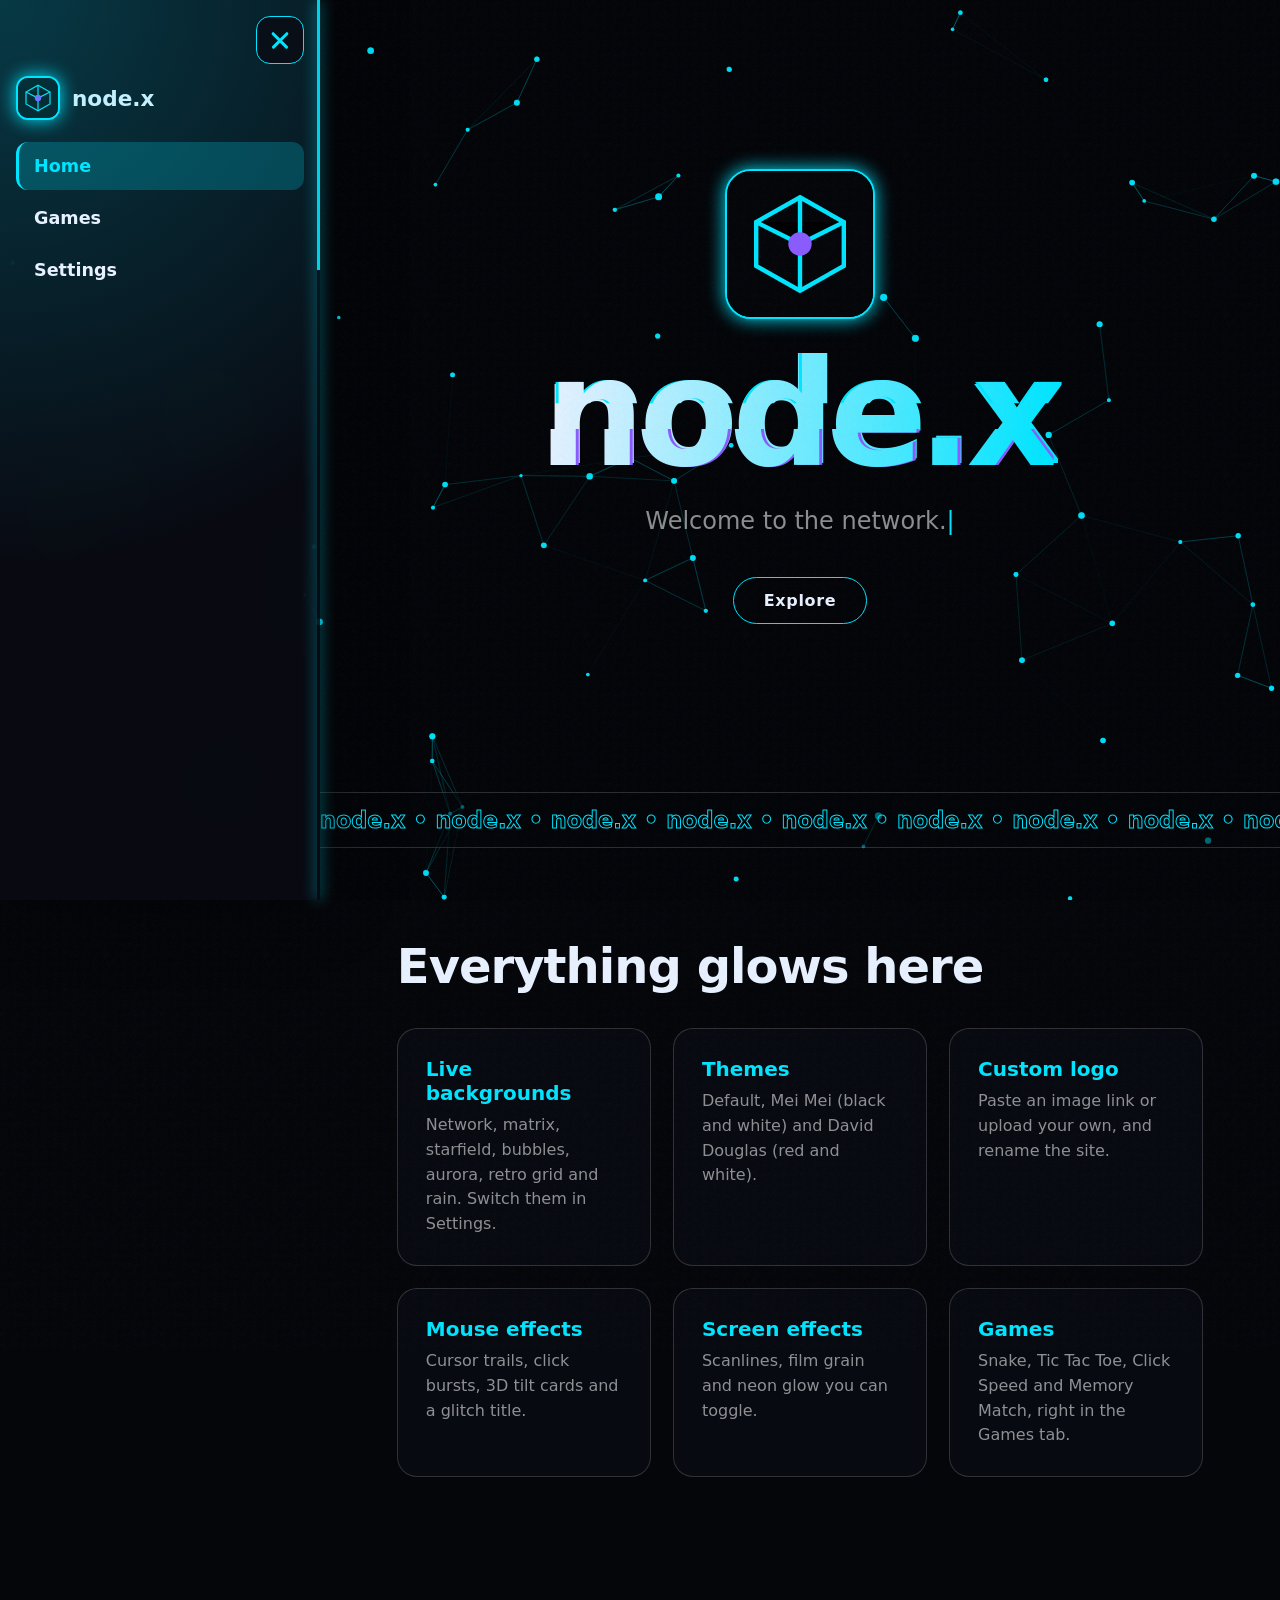
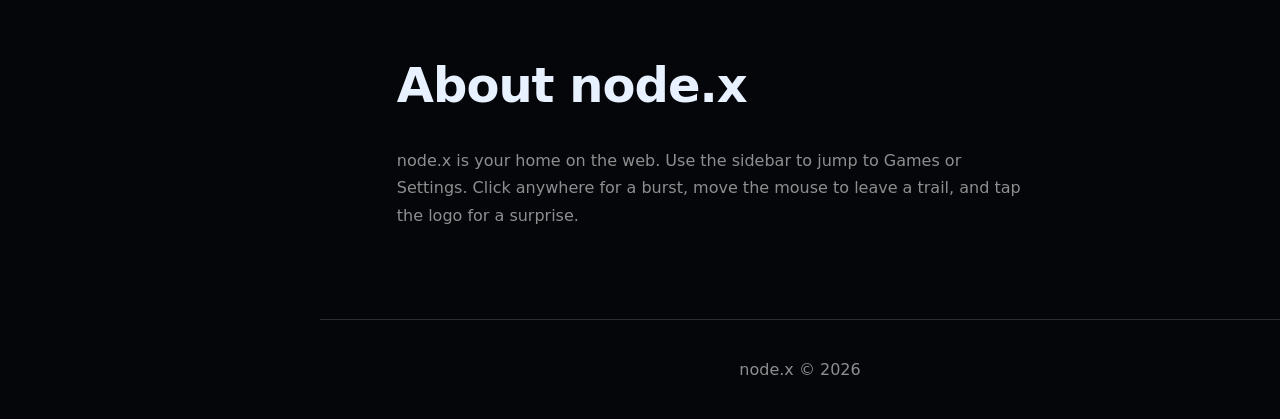
<file: index (6).html>
<!DOCTYPE html>
<html lang="en">
<head>
<meta charset="utf-8">
<meta name="viewport" content="width=device-width, initial-scale=1">
<title>node.x</title>
<style>
:root{--bg:#05060a;--fg:#e8f1ff;--accent:#00e5ff;--acc2:#8a5cff;--muted:rgba(255,255,255,.55);--panel:rgba(10,12,20,.82);--line:rgba(255,255,255,.16)}
*{box-sizing:border-box;margin:0;padding:0}
html{scroll-behavior:smooth}
body{background:var(--bg);color:var(--fg);font-family:"Segoe UI",system-ui,-apple-system,Helvetica,Arial,sans-serif;min-height:100vh;overflow-x:hidden;transition:background .6s,color .6s}
#fx{position:fixed;inset:0;width:100%;height:100%;z-index:0;pointer-events:none}
body.scan::after{content:"";position:fixed;inset:0;z-index:60;pointer-events:none;background:repeating-linear-gradient(0deg,rgba(0,0,0,.28) 0 1px,transparent 1px 3px);animation:flick 4s steps(2) infinite}
@keyframes flick{50%{opacity:.7}}
body.grain::before{content:"";position:fixed;inset:-50%;z-index:59;pointer-events:none;opacity:.07;background-image:url("data:image/svg+xml,%3Csvg xmlns='http://www.w3.org/2000/svg' width='160' height='160'%3E%3Cfilter id='n'%3E%3CfeTurbulence baseFrequency='.9'/%3E%3C/filter%3E%3Crect width='160' height='160' filter='url(%23n)'/%3E%3C/svg%3E");animation:gr .6s steps(3) infinite}
@keyframes gr{33%{transform:translate(-3%,2%)}66%{transform:translate(2%,-3%)}}
main,header,footer{position:relative;z-index:2}
.logo{width:44px;height:44px;border-radius:12px;object-fit:contain;border:2px solid var(--accent);box-shadow:0 0 18px var(--accent);background:var(--bg)}
header{display:flex;align-items:center;justify-content:space-between;padding:16px 5vw;position:sticky;top:0;z-index:20;backdrop-filter:blur(12px);background:color-mix(in srgb,var(--bg) 60%,transparent);border-bottom:1px solid var(--line)}
.brand{display:flex;align-items:center;gap:12px;font-weight:800;font-size:1.3rem;letter-spacing:.02em}
nav{display:flex;gap:22px}
nav a{color:var(--muted);text-decoration:none;transition:color .2s,text-shadow .2s}
nav a:hover{color:var(--accent);text-shadow:0 0 12px var(--accent)}
.hero{min-height:88vh;display:flex;flex-direction:column;align-items:center;justify-content:center;text-align:center;padding:60px 6vw;gap:22px}
.hero .logo{width:150px;height:150px;border-radius:26px;animation:float 5s ease-in-out infinite,pulse 3s infinite}
@keyframes float{50%{transform:translateY(-16px) rotate(3deg)}}
@keyframes pulse{50%{box-shadow:0 0 60px var(--accent),0 0 120px var(--acc2)}}
h1.title{font-size:clamp(3rem,13vw,9rem);font-weight:900;letter-spacing:-.04em;line-height:1;background:linear-gradient(90deg,var(--fg),var(--accent),var(--acc2),var(--fg));background-size:300% 100%;-webkit-background-clip:text;background-clip:text;color:transparent;animation:shine 6s linear infinite;position:relative}
@keyframes shine{to{background-position:300% 0}}
body.glitch h1.title.g::before,body.glitch h1.title.g::after{content:attr(data-text);position:absolute;inset:0;background:inherit;-webkit-background-clip:text;background-clip:text;color:transparent}
body.glitch h1.title.g::before{transform:translate(4px,-2px);filter:drop-shadow(-3px 0 var(--accent));clip-path:inset(10% 0 55% 0)}
body.glitch h1.title.g::after{transform:translate(-4px,2px);filter:drop-shadow(3px 0 var(--acc2));clip-path:inset(60% 0 8% 0)}
.type{font-size:clamp(1rem,2.4vw,1.5rem);color:var(--muted);min-height:2em}
.type::after{content:"|";color:var(--accent);animation:blink 1s steps(2) infinite}
@keyframes blink{50%{opacity:0}}
.btn{cursor:pointer;border:1.5px solid var(--accent);background:transparent;color:var(--fg);padding:13px 30px;border-radius:99px;font:inherit;font-weight:700;letter-spacing:.04em;position:relative;overflow:hidden;transition:.25s}
.btn:hover{background:var(--accent);color:var(--bg);box-shadow:0 0 30px var(--accent);transform:scale(1.05)}
.btn:focus-visible,#tog:focus-visible,.tb:focus-visible,.nl:focus-visible,.ah:focus-visible{outline:3px solid var(--acc2);outline-offset:3px}
.marq{overflow:hidden;border-block:1px solid var(--line);padding:14px 0;white-space:nowrap;background:color-mix(in srgb,var(--bg) 55%,transparent)}
.marq div{display:inline-block;animation:mq 22s linear infinite;font-size:1.4rem;font-weight:800;color:transparent;-webkit-text-stroke:1px var(--accent)}
@keyframes mq{to{transform:translateX(-50%)}}
section{padding:90px 6vw}
h2{font-size:clamp(1.8rem,5vw,3rem);margin-bottom:34px;letter-spacing:-.02em}
.grid{display:grid;grid-template-columns:repeat(auto-fit,minmax(240px,1fr));gap:22px}
.card{padding:28px;border:1px solid var(--line);border-radius:20px;background:var(--panel);backdrop-filter:blur(8px);transition:transform .15s,border-color .3s,box-shadow .3s;transform-style:preserve-3d;position:relative}
.card:hover{border-color:var(--accent);box-shadow:0 0 34px color-mix(in srgb,var(--accent) 40%,transparent)}
.card b{display:block;font-size:1.25rem;margin-bottom:8px;color:var(--accent)}
.card p{color:var(--muted);line-height:1.55}
footer{padding:40px;text-align:center;color:var(--muted);border-top:1px solid var(--line)}

/* sidebar */
:root{--sw:min(320px,86vw)}
main,footer{transition:margin-left .6s cubic-bezier(.2,.9,.2,1)}
@media(min-width:900px){body.so main,body.so footer{margin-left:var(--sw)}}
#side{position:fixed;top:0;left:0;bottom:0;width:var(--sw);z-index:70;background:var(--panel);backdrop-filter:blur(20px);transform:translateX(-104%);transition:transform .65s cubic-bezier(.2,.9,.2,1);box-shadow:0 0 60px rgba(0,0,0,.5)}
body.so #side{transform:none}
#sc{height:100%;overflow-y:auto;padding:76px 16px 30px}
#sc>*{opacity:0;transform:translateX(-30px);transition:opacity .5s,transform .5s}
body.so #sc>*{opacity:1;transform:none}
#edge{position:absolute;right:0;top:0;bottom:0;width:3px;background:linear-gradient(var(--accent),var(--accent)) no-repeat;background-size:100% 30%;animation:edge 3s ease-in-out infinite;box-shadow:0 0 14px var(--accent);opacity:.9}
@keyframes edge{0%{background-position:0 -40%}100%{background-position:0 140%}}
#side::before{content:"";position:absolute;inset:0;pointer-events:none;background:radial-gradient(circle at 0 0,color-mix(in srgb,var(--accent) 22%,transparent),transparent 60%);animation:glow 6s ease-in-out infinite alternate}
@keyframes glow{to{background:radial-gradient(circle at 0 100%,color-mix(in srgb,var(--acc2) 26%,transparent),transparent 60%)}}
#tog{position:fixed;top:16px;left:16px;z-index:75;width:48px;height:48px;border-radius:14px;border:1.5px solid var(--accent);background:var(--panel);backdrop-filter:blur(10px);cursor:pointer;box-shadow:0 0 18px color-mix(in srgb,var(--accent) 60%,transparent);transition:left .65s cubic-bezier(.2,.9,.2,1),transform .2s}
body.so #tog{left:calc(var(--sw) - 64px);box-shadow:none}
#tog:hover{transform:scale(1.1) rotate(-4deg)}
#tog i{position:absolute;left:12px;right:12px;height:2.5px;border-radius:2px;background:var(--accent);transition:.4s cubic-bezier(.2,.9,.2,1)}
#tog i:nth-child(1){top:15px}#tog i:nth-child(2){top:22px}#tog i:nth-child(3){top:29px}
body.so #tog i:nth-child(1){top:22px;transform:rotate(45deg)}
body.so #tog i:nth-child(2){opacity:0;transform:scaleX(0)}
body.so #tog i:nth-child(3){top:22px;transform:rotate(-45deg)}
.sb{display:flex;align-items:center;gap:12px;font-weight:800;font-size:1.35rem;margin-bottom:22px}
#nav{position:relative;display:flex;flex-direction:column;gap:4px}
#pill{position:absolute;left:0;right:0;border-radius:12px;background:color-mix(in srgb,var(--accent) 22%,transparent);border-left:3px solid var(--accent);transition:top .45s cubic-bezier(.2,.9,.2,1),height .3s;pointer-events:none}
.nl{position:relative;padding:12px 16px;border-radius:12px;color:var(--fg);text-decoration:none;font-weight:600;transition:transform .25s,color .25s,letter-spacing .25s}
.nl:hover{transform:translateX(8px);color:var(--accent);letter-spacing:.04em}
.acc{border:1px solid var(--line);border-radius:14px;margin:10px 0;overflow:hidden;transition:border-color .3s,box-shadow .3s}
.acc.open{border-color:var(--accent);box-shadow:0 0 18px color-mix(in srgb,var(--accent) 30%,transparent)}
.ah{width:100%;display:flex;justify-content:space-between;align-items:center;padding:13px 14px;background:none;border:none;color:var(--fg);font:inherit;font-weight:700;cursor:pointer}
.ah::after{content:"\25BE";color:var(--accent);transition:transform .4s}
.acc.open .ah::after{transform:rotate(180deg)}
.ab{display:grid;grid-template-rows:0fr;transition:grid-template-rows .5s cubic-bezier(.2,.9,.2,1)}
.acc.open .ab{grid-template-rows:1fr}
.ab>div{overflow:hidden;padding:0 14px;transition:padding .5s}
.acc.open .ab>div{padding:2px 14px 14px}
.ab>div>*{opacity:0;transform:translateY(10px);transition:.4s}
.acc.open .ab>div>*{opacity:1;transform:none}
.acc.open .ab>div>*:nth-child(2){transition-delay:.06s}.acc.open .ab>div>*:nth-child(3){transition-delay:.12s}.acc.open .ab>div>*:nth-child(4){transition-delay:.18s}.acc.open .ab>div>*:nth-child(5){transition-delay:.24s}.acc.open .ab>div>*:nth-child(6){transition-delay:.3s}
#veil{position:fixed;inset:0;z-index:65;background:rgba(0,0,0,.5);opacity:0;pointer-events:none;transition:opacity .4s}
@media(max-width:899px){body.so #veil{opacity:1;pointer-events:auto}}

.view{display:none}
.view.on{display:block;animation:vin .6s cubic-bezier(.2,.9,.2,1)}
@keyframes vin{from{opacity:0;transform:translateY(30px) scale(.98);filter:blur(8px)}}
.vp{padding:100px 6vw 80px;min-height:100vh}
.set{display:grid;grid-template-columns:repeat(auto-fit,minmax(290px,1fr));gap:22px}
.sp{padding:24px;border:1px solid var(--line);border-radius:20px;background:var(--panel);backdrop-filter:blur(10px)}
.sp h3,.set h3{margin:0 0 12px;font-size:1.05rem;color:var(--accent)}
.set label{display:flex;justify-content:space-between;align-items:center;gap:10px;margin:10px 0}
.set input[type=text],.set select{width:100%;padding:10px;border-radius:10px;border:1px solid var(--line);background:rgba(128,128,128,.18);color:var(--fg);font:inherit}
.set select option{color:#000}
.set input[type=range]{width:55%;accent-color:var(--accent)}
.set input[type=checkbox]{accent-color:var(--accent);width:20px;height:20px}
.set input[type=color]{width:60px;height:34px;border:none;background:none;cursor:pointer}
.nl{font-size:1.1rem;padding:14px 18px}
.nl.act{color:var(--accent)}
.gc{cursor:pointer;text-align:left;font:inherit;color:var(--fg)}
.gc:hover{transform:translateY(-6px)}
.gc b{font-size:1.3rem}
.gh{display:flex;align-items:center;gap:16px;margin-bottom:18px}
.gh h3{margin:0;font-size:1.4rem}
.gm{color:var(--muted);text-align:center;margin:12px 0}
#gb{display:flex;flex-direction:column;align-items:center}
.ttt{display:grid;grid-template-columns:repeat(3,92px);gap:8px}
.cell{width:92px;height:92px;font-size:2.4rem;font-weight:800;border-radius:16px;border:1.5px solid var(--line);background:transparent;color:var(--fg);cursor:pointer;transition:.2s}
.cell:hover{border-color:var(--accent);box-shadow:0 0 16px var(--accent)}
.mem{display:grid;grid-template-columns:repeat(4,76px);gap:8px}
.mc{width:76px;height:76px;font-size:2rem;border-radius:14px;border:1.5px solid var(--accent);background:color-mix(in srgb,var(--accent) 14%,transparent);color:var(--fg);cursor:pointer;transition:transform .3s}
.mc.up{background:var(--bg);transform:rotateY(360deg)}
.mc.dn{border-color:#3ddc84;opacity:.65}
.btn.big{font-size:1.6rem;padding:34px 60px;border-radius:30px}
/* splash */
#splash{position:fixed;inset:0;z-index:100;display:flex;flex-direction:column;align-items:center;justify-content:center;gap:20px;background:var(--bg);transition:opacity .9s,transform .9s,filter .9s}
#splash.out{opacity:0;transform:scale(1.25);filter:blur(14px);pointer-events:none}
#splash .logo{width:min(200px,42vw);height:min(200px,42vw);border-radius:30px;animation:float 4s ease-in-out infinite,pulse 2.5s infinite}
#splash h1.title{font-size:clamp(3.4rem,16vw,10rem)}
#splash small{color:var(--muted);letter-spacing:.3em}
/* settings */
#side h3{margin:20px 0 10px;font-size:.95rem;color:var(--accent)}
#side label{display:flex;justify-content:space-between;align-items:center;gap:10px;margin:9px 0;font-size:.92rem}
#side input[type=text],#side select{width:100%;padding:9px;border-radius:10px;border:1px solid var(--line);background:rgba(128,128,128,.18);color:var(--fg);font:inherit}
#side select option{color:#000}
#side input[type=range]{width:55%;accent-color:var(--accent)}
#side input[type=color]{width:60px;height:34px;border:none;background:none;cursor:pointer}
.themes{display:grid;grid-template-columns:1fr;gap:8px}
.tb{cursor:pointer;padding:12px;border-radius:12px;border:1.5px solid var(--line);background:transparent;color:var(--fg);font:inherit;text-align:left;display:flex;gap:10px;align-items:center}
.tb.on{border-color:var(--accent);box-shadow:0 0 14px var(--accent)}
.tb i{width:26px;height:26px;border-radius:50%;border:2px solid var(--fg)}
.row{display:flex;gap:8px;margin-top:8px}
.row .btn{padding:9px 14px;font-size:.85rem;flex:1}
.close{float:right;background:none;border:none;color:var(--fg);font-size:26px;cursor:pointer}
.ripple{position:fixed;border:2px solid var(--accent);border-radius:50%;pointer-events:none;z-index:90;animation:rp .7s ease-out forwards}
@keyframes rp{from{width:0;height:0;opacity:1;transform:translate(0,0)}to{width:140px;height:140px;opacity:0;transform:translate(-70px,-70px)}}
@media (prefers-reduced-motion:reduce){*{animation-duration:.01s!important;animation-iteration-count:1!important}}

</style>
</head>
<body class="glitch grain">
<canvas id="fx"></canvas>


<main>
 <div class="view on" id="v-home">
  <div class="hero">
    <img class="logo" alt="logo">
    <h1 class="title g" data-text="node.x">node.x</h1>
    <div class="type" id="type"></div>
    <button class="btn" onclick="document.getElementById('features').scrollIntoView()">Explore</button>
  </div>
  <div class="marq"><div id="mq"></div></div>
  <section id="features">
    <h2>Everything glows here</h2>
    <div class="grid">
      <div class="card"><b>Live backgrounds</b><p>Network, matrix, starfield, bubbles, aurora, retro grid and rain. Switch them in Settings.</p></div>
      <div class="card"><b>Themes</b><p>Default, Mei Mei (black and white) and David Douglas (red and white).</p></div>
      <div class="card"><b>Custom logo</b><p>Paste an image link or upload your own, and rename the site.</p></div>
      <div class="card"><b>Mouse effects</b><p>Cursor trails, click bursts, 3D tilt cards and a glitch title.</p></div>
      <div class="card"><b>Screen effects</b><p>Scanlines, film grain and neon glow you can toggle.</p></div>
      <div class="card"><b>Games</b><p>Snake, Tic Tac Toe, Click Speed and Memory Match, right in the Games tab.</p></div>
    </div>
  </section>
  <section id="about">
    <h2>About node.x</h2>
    <p style="max-width:62ch;line-height:1.7;color:var(--muted)">node.x is your home on the web. Use the sidebar to jump to Games or Settings. Click anywhere for a burst, move the mouse to leave a trail, and tap the logo for a surprise.</p>
  </section>
 </div>
 <div class="view vp" id="v-games">
  <h2>Games</h2>
  <div class="grid" id="gl"></div>
  <div class="sp" id="stage" hidden>
   <div class="gh"><button class="btn" id="gback">Back</button><h3 id="gt"></h3></div>
   <div id="gb"></div>
  </div>
 </div>
 <div class="view vp" id="v-settings">
  <h2>Settings</h2>
  <div class="set">
   <div class="sp"><h3>Theme</h3><div class="themes" id="themes"></div></div>
   <div class="sp"><h3>Background effect</h3>
    <select id="bg">
     <option value="network">Network nodes</option><option value="matrix">Matrix code</option>
     <option value="stars">Starfield warp</option><option value="bubbles">Bubbles</option>
     <option value="aurora">Aurora</option><option value="grid">Retro grid</option>
     <option value="rain">Rain</option><option value="none">None</option>
    </select>
    <label>Speed <input type="range" id="speed" min=".2" max="3" step=".1"></label>
    <label>Density <input type="range" id="density" min="20" max="200" step="5"></label>
   </div>
   <div class="sp"><h3>Colors</h3><label>Accent color <input type="color" id="accent"></label></div>
   <div class="sp"><h3>Effects</h3>
    <label>Cursor trail <input type="checkbox" id="trail"></label>
    <label>Click burst <input type="checkbox" id="burst"></label>
    <label>Glitch title <input type="checkbox" id="glitch"></label>
    <label>Scanlines <input type="checkbox" id="scan"></label>
    <label>Film grain <input type="checkbox" id="grain"></label>
    <label>3D card tilt <input type="checkbox" id="tilt"></label>
   </div>
   <div class="sp"><h3>Name and logo</h3>
    <input type="text" id="name" maxlength="20">
    <input type="text" id="logoUrl" placeholder="Paste image link" style="margin-top:8px">
    <div class="row"><button class="btn" id="logoApply">Use link</button><button class="btn" id="logoFile">Upload</button><button class="btn" id="logoReset">Reset</button></div>
    <input type="file" id="file" accept="image/*" hidden>
   </div>
   <div class="sp"><h3>Reset</h3><p class="gm" style="text-align:left">Put every setting back to the default.</p><div class="row"><button class="btn" id="reset">Reset everything</button></div></div>
  </div>
 </div>
</main>
<footer><span class="nm">node.x</span> &copy; 2026</footer>

<button id="tog" aria-label="Toggle menu"><i></i><i></i><i></i></button>
<div id="veil"></div>
<aside id="side" aria-label="Menu">
 <div id="sc">
  <div class="sb"><img class="logo" alt="logo"><span class="nm">node.x</span></div>
  <nav id="nav"><i id="pill"></i>
   <a class="nl" href="#home" data-v="home">Home</a><a class="nl" href="#games" data-v="games">Games</a><a class="nl" href="#settings" data-v="settings">Settings</a>
  </nav>
 </div>
 <i id="edge"></i>
</aside>

<script>
const $=s=>document.querySelector(s),$$=s=>[...document.querySelectorAll(s)];
const DEF="data:image/svg+xml,"+encodeURIComponent('<svg xmlns="http://www.w3.org/2000/svg" viewBox="0 0 100 100"><rect width="100" height="100" fill="#05060a"/><g stroke="#00e5ff" stroke-width="3"><path d="M50 18 80 35 80 65 50 82 20 65 20 35Z" fill="none"/><path d="M50 18V50M20 35 50 50 80 35M50 50V82"/></g><circle cx="50" cy="50" r="8" fill="#8a5cff"/></svg>');
const THEMES={
 node:{label:"node.x (default)",bg:"#05060a",fg:"#e8f1ff",accent:"#00e5ff",acc2:"#8a5cff",logo:DEF,name:"node.x",sw:"#00e5ff"},
 mei:{label:"Mei Mei theme",bg:"#000000",fg:"#ffffff",accent:"#ffffff",acc2:"#8c8c8c",logo:"https://tr.rbxcdn.com/180DAY-a175ab77fef306e1a567da03872fd10f/420/420/BackAccessory/Webp/noFilter",name:"node.x",sw:"#fff"},
 david:{label:"David Douglas",bg:"#8f0a1a",fg:"#ffffff",accent:"#ffffff",acc2:"#ff4d5e",logo:"https://cache.bsnsports.com/comp/sls/get/43/15387?f=jpg&sid=15387&ts=1749478020",name:"node.x",sw:"#d6122b"}
};
const D={theme:"node",bg:"network",speed:1,density:70,accent:"",trail:true,burst:true,glitch:true,scan:false,grain:true,tilt:true,name:"node.x",logo:""};
let S={...D};
try{Object.assign(S,JSON.parse(localStorage.getItem("nodex")||"{}"))}catch(e){}
const save=()=>{try{localStorage.setItem("nodex",JSON.stringify(S))}catch(e){}};

function apply(){
 const t=THEMES[S.theme]||THEMES.node,r=document.documentElement.style;
 r.setProperty("--bg",t.bg);r.setProperty("--fg",t.fg);
 r.setProperty("--accent",S.accent||t.accent);r.setProperty("--acc2",t.acc2);
 const src=S.logo||t.logo;
 $$(".logo").forEach(i=>{i.onerror=()=>{i.onerror=null;i.src=DEF};i.src=src});
 $$(".nm").forEach(n=>n.textContent=S.name);
 $$("h1.title").forEach(h=>{h.textContent=S.name;h.dataset.text=S.name});
 document.title=S.name;
 const b=document.body.classList;
 b.toggle("glitch",S.glitch);b.toggle("scan",S.scan);b.toggle("grain",S.grain);
 $$(".tb").forEach(x=>x.classList.toggle("on",x.dataset.t===S.theme));
 $("#bg").value=S.bg;$("#speed").value=S.speed;$("#density").value=S.density;
 $("#accent").value=S.accent||t.accent;
 ["trail","burst","glitch","scan","grain","tilt"].forEach(k=>$("#"+k).checked=S[k]);
 $("#name").value=S.name;
 $("#mq").textContent=(Array(12).fill(S.name+"  \u2022  ").join(""));
 colors();init();save();
}
// themes list
$("#themes").innerHTML=Object.entries(THEMES).map(([k,t])=>`<button class="tb" data-t="${k}"><i style="background:${t.sw}"></i>${t.label}</button>`).join("");
$$(".tb").forEach(b=>b.onclick=()=>{S.theme=b.dataset.t;S.accent="";S.logo="";S.name=THEMES[S.theme].name;apply()});
$("#bg").onchange=e=>{S.bg=e.target.value;apply()};
$("#speed").oninput=e=>{S.speed=+e.target.value;save()};
$("#density").oninput=e=>{S.density=+e.target.value;init();save()};
$("#accent").oninput=e=>{S.accent=e.target.value;apply()};
["trail","burst","glitch","scan","grain","tilt"].forEach(k=>$("#"+k).onchange=e=>{S[k]=e.target.checked;apply()});
$("#name").oninput=e=>{S.name=e.target.value||"node.x";apply()};
$("#logoApply").onclick=()=>{const v=$("#logoUrl").value.trim();if(v){S.logo=v;apply()}};
$("#logoReset").onclick=()=>{S.logo="";apply()};
$("#logoFile").onclick=()=>$("#file").click();
$("#file").onchange=e=>{const f=e.target.files[0];if(!f)return;const r=new FileReader();r.onload=()=>{S.logo=r.result;apply()};r.readAsDataURL(f)};
$("#reset").onclick=()=>{S={...D};apply()};
const B=document.body.classList;
$("#tog").onclick=()=>B.toggle("so");$("#veil").onclick=()=>B.remove("so");
document.addEventListener("keydown",e=>{if(e.key==="Escape")B.remove("so")});
$$("#sc>*").forEach((e,i)=>e.style.transitionDelay=(.2+i*.07)+"s");
$$(".ah").forEach(h=>h.onclick=()=>{const a=h.parentNode,o=a.classList.contains("open");$$(".acc").forEach(x=>x.classList.remove("open"));if(!o)a.classList.add("open")});
function pill(){const c=$(".nl.act")||$(".nl"),p=$("#pill");p.style.top=c.offsetTop+"px";p.style.height=c.offsetHeight+"px"}
function show(v){if(!$("#v-"+v))v="home";$$(".view").forEach(x=>x.classList.toggle("on",x.id==="v-"+v));$$(".nl").forEach(l=>l.classList.toggle("act",l.dataset.v===v));scrollTo(0,0);if(v!=="games")closeGame();pill()}
addEventListener("hashchange",()=>show(location.hash.slice(1)));addEventListener("resize",pill);
$$(".nl").forEach(l=>l.onclick=()=>{if(innerWidth<900)B.remove("so")});

// typing
const lines=["Welcome to the network.","Pick a theme. Change everything.","Built with a lot of effects."];
let li=0,ci=0,del=false;
(function ty(){const w=lines[li];$("#type").textContent=w.slice(0,ci);
 if(!del&&ci===w.length){del=true;return setTimeout(ty,1500)}
 if(del&&ci===0){del=false;li=(li+1)%lines.length}
 ci+=del?-1:1;setTimeout(ty,del?25:55)})();

// tilt
$$(".card").forEach(c=>{
 c.onmousemove=e=>{if(!S.tilt)return;const r=c.getBoundingClientRect(),x=(e.clientX-r.left)/r.width-.5,y=(e.clientY-r.top)/r.height-.5;c.style.transform=`perspective(700px) rotateY(${x*18}deg) rotateX(${-y*18}deg) scale(1.04)`};
 c.onmouseleave=()=>c.style.transform=""});


// games
const bestGet=k=>{try{return+localStorage.getItem("nx_"+k)||0}catch(e){return 0}},bestSet=(k,v)=>{try{localStorage.setItem("nx_"+k,v)}catch(e){}};
function snake(el){
 el.innerHTML='<canvas width="360" height="360" style="max-width:100%;border:2px solid var(--accent);border-radius:14px;background:rgba(0,0,0,.35);touch-action:none"></canvas><p class="gm">Score <b class="s1">0</b> &nbsp; Best <b class="s2">0</b></p><p class="gm s3">Arrow keys, WASD or swipe. Click the board to restart.</p>';
 const c=el.querySelector("canvas"),x=c.getContext("2d"),N=18,Z=20,s1=el.querySelector(".s1"),s2=el.querySelector(".s2");
 let sn,d,nd,f,sc,alive,best=bestGet("snake");s2.textContent=best;
 function food(){do{f={x:Math.random()*N|0,y:Math.random()*N|0}}while(sn.some(p=>p.x===f.x&&p.y===f.y))}
 function reset(){sn=[{x:9,y:9},{x:8,y:9},{x:7,y:9}];d=nd={x:1,y:0};sc=0;alive=true;s1.textContent=0;food()}
 function draw(){x.clearRect(0,0,360,360);x.fillStyle=C.b;x.shadowColor=C.b;x.shadowBlur=14;x.fillRect(f.x*Z+3,f.y*Z+3,Z-6,Z-6);
  x.fillStyle=C.a;x.shadowColor=C.a;sn.forEach((p,i)=>{x.globalAlpha=1-i/(sn.length+6);x.fillRect(p.x*Z+1,p.y*Z+1,Z-2,Z-2)});x.globalAlpha=1;x.shadowBlur=0;
  if(!alive){x.fillStyle="rgba(0,0,0,.6)";x.fillRect(0,0,360,360);x.fillStyle="#fff";x.font="bold 28px sans-serif";x.textAlign="center";x.fillText("Game over: "+sc,180,180)}}
 function step(){if(!alive)return;d=nd;const h={x:sn[0].x+d.x,y:sn[0].y+d.y};
  if(h.x<0||h.y<0||h.x>=N||h.y>=N||sn.some(p=>p.x===h.x&&p.y===h.y)){alive=false;if(sc>best){best=sc;bestSet("snake",best);s2.textContent=best}draw();return}
  sn.unshift(h);if(h.x===f.x&&h.y===f.y){sc++;s1.textContent=sc;food();burst(c.getBoundingClientRect().x+h.x*Z,c.getBoundingClientRect().y+h.y*Z,10)}else sn.pop();draw()}
 function dir(a,b){if(a&&d.x===0)nd={x:a,y:0};if(b&&d.y===0)nd={x:0,y:b}}
 const K={ArrowLeft:[-1,0],a:[-1,0],ArrowRight:[1,0],d:[1,0],ArrowUp:[0,-1],w:[0,-1],ArrowDown:[0,1],s:[0,1]};
 const kd=e=>{const k=K[e.key];if(k){e.preventDefault();dir(k[0],k[1])}};
 let tx,ty;c.addEventListener("touchstart",e=>{tx=e.touches[0].clientX;ty=e.touches[0].clientY},{passive:true});
 c.addEventListener("touchend",e=>{const dx=e.changedTouches[0].clientX-tx,dy=e.changedTouches[0].clientY-ty;if(Math.abs(dx)>Math.abs(dy))dir(Math.sign(dx),0);else dir(0,Math.sign(dy))});
 c.onclick=()=>{if(!alive){reset();draw()}};
 addEventListener("keydown",kd);reset();draw();const iv=setInterval(step,105);
 return()=>{clearInterval(iv);removeEventListener("keydown",kd)}}
function ttt(el){
 const L=[[0,1,2],[3,4,5],[6,7,8],[0,3,6],[1,4,7],[2,5,8],[0,4,8],[2,4,6]],w={X:0,O:0,D:0};let B,over,msg;
 const win=(b,p)=>L.some(l=>l.every(i=>b[i]===p));
 function ai(){const e=B.map((v,i)=>v?-1:i).filter(i=>i>=0);for(const p of["O","X"])for(const i of e){B[i]=p;const ok=win(B,p);B[i]="";if(ok)return i}if(!B[4])return 4;return e[Math.random()*e.length|0]}
 function end(){if(win(B,"X")){w.X++;msg="You win!";over=1}else if(win(B,"O")){w.O++;msg="AI wins";over=1}else if(B.every(v=>v)){w.D++;msg="Draw";over=1}}
 function play(i){if(over||B[i])return;B[i]="X";end();if(!over){B[ai()]="O";end()}render()}
 function render(){el.innerHTML='<div class="ttt">'+B.map((v,i)=>`<button class="cell" data-i="${i}">${v}</button>`).join("")+`</div><p class="gm">${msg}</p><p class="gm">You ${w.X} &nbsp; Draw ${w.D} &nbsp; AI ${w.O}</p><button class="btn" id="again">New round</button>`;
  el.querySelectorAll(".cell").forEach(b=>b.onclick=()=>play(+b.dataset.i));el.querySelector("#again").onclick=start}
 function start(){B=Array(9).fill("");over=0;msg="Your move (X)";render()}
 start();return()=>{}}
function clicker(el){
 let n=0,run=false,t0,iv,best=bestGet("click");
 el.innerHTML=`<button class="btn big" id="cb">Click to start</button><p class="gm" id="ci">10 seconds. Click as fast as you can.</p><p class="gm">Best: <b id="cbst">${best}</b> clicks</p>`;
 const b=el.querySelector("#cb"),i=el.querySelector("#ci");
 b.onclick=e=>{if(!run){run=true;n=0;t0=Date.now();i.textContent="Go!";iv=setInterval(()=>{const l=10-(Date.now()-t0)/1000;if(l<=0){clearInterval(iv);run=false;if(n>best){best=n;bestSet("click",n);el.querySelector("#cbst").textContent=n}b.textContent="Play again";i.textContent=`Time! ${n} clicks, ${(n/10).toFixed(1)} per second`}else i.textContent=l.toFixed(1)+"s left"},50)}n++;if(run)b.textContent=n;burst(e.clientX,e.clientY,6)};
 return()=>clearInterval(iv)}
function memory(el){
 const em=["\u{1F680}","\u{1F3AE}","\u26A1","\u{1F525}","\u{1F48E}","\u{1F308}","\u{1F47E}","\u{1F3AF}"];
 let cards=[...em,...em].sort(()=>Math.random()-.5).map(e=>({e,up:0,dn:0})),open=[],moves=0,lock=false,tm;
 function render(){const done=cards.every(c=>c.dn);el.innerHTML='<div class="mem">'+cards.map((c,i)=>`<button class="mc ${c.up||c.dn?"up":""} ${c.dn?"dn":""}" data-i="${i}">${c.up||c.dn?c.e:""}</button>`).join("")+`</div><p class="gm">Moves: ${moves}${done?" . You won!":""}</p><button class="btn" id="mr">Shuffle</button>`;
  el.querySelectorAll(".mc").forEach(b=>b.onclick=()=>flip(+b.dataset.i));el.querySelector("#mr").onclick=()=>{clearTimeout(tm);memory(el)};}
 function flip(i){const c=cards[i];if(lock||c.up||c.dn)return;c.up=1;open.push(c);
  if(open.length===2){moves++;lock=true;if(open[0].e===open[1].e){open.forEach(o=>{o.dn=1;o.up=0});open=[];lock=false}else tm=setTimeout(()=>{open.forEach(o=>o.up=0);open=[];lock=false;render()},750)}render()}
 render();return()=>clearTimeout(tm)}
const GAMES={snake:{t:"Snake",d:"Eat, grow, and do not crash.",run:snake},ttt:{t:"Tic Tac Toe",d:"Play X against the AI.",run:ttt},click:{t:"Click Speed",d:"How many clicks in 10 seconds?",run:clicker},mem:{t:"Memory Match",d:"Find all the matching pairs.",run:memory}};
let stop=null;
$("#gl").innerHTML=Object.entries(GAMES).map(([k,g])=>`<button class="card gc" data-g="${k}"><b>${g.t}</b><p>${g.d}</p></button>`).join("");
function closeGame(){if(stop){stop();stop=null}$("#stage").hidden=true;$("#gl").hidden=false}
$$(".gc").forEach(b=>b.onclick=()=>{const g=GAMES[b.dataset.g];closeGame();$("#gl").hidden=true;$("#stage").hidden=false;$("#gt").textContent=g.t;$("#gb").innerHTML="";stop=g.run($("#gb"))});
$("#gback").onclick=closeGame;

// canvas fx
const cv=$("#fx"),g=cv.getContext("2d");let W,H,P=[],C={},mx=-999,my=-999,trail=[],bits=[],t0=0;
function size(){W=cv.width=innerWidth;H=cv.height=innerHeight;init()}
addEventListener("resize",size);
function colors(){const s=getComputedStyle(document.documentElement);C={bg:s.getPropertyValue("--bg").trim(),fg:s.getPropertyValue("--fg").trim(),a:s.getPropertyValue("--accent").trim(),b:s.getPropertyValue("--acc2").trim()}}
function init(){
 const n=S.density,m=S.bg;P=[];
 if(m==="matrix"){const cols=Math.floor(W/16);for(let i=0;i<cols;i++)P.push({x:i*16,y:Math.random()*H,v:2+Math.random()*4})}
 else if(m==="aurora"){for(let i=0;i<5;i++)P.push({x:Math.random()*W,y:Math.random()*H,r:200+Math.random()*250,p:Math.random()*6,c:i%2})}
 else if(m==="stars"){for(let i=0;i<n*4;i++)P.push({x:(Math.random()-.5)*W,y:(Math.random()-.5)*H,z:Math.random()*W})}
 else if(m!=="grid"&&m!=="none"){for(let i=0;i<(m==="rain"?n*2:n);i++)P.push({x:Math.random()*W,y:Math.random()*H,vx:(Math.random()-.5),vy:(Math.random()-.5),r:m==="bubbles"?4+Math.random()*22:1.5+Math.random()*2,l:6+Math.random()*14})}
}
function burst(x,y,n=40){
 if(!S.burst&&n<100&&arguments.length<3)return;
 const d=document.createElement("div");d.className="ripple";d.style.left=x+"px";d.style.top=y+"px";document.body.appendChild(d);setTimeout(()=>d.remove(),800);
 for(let i=0;i<n;i++){const a=Math.random()*6.283,s=1+Math.random()*6;bits.push({x,y,vx:Math.cos(a)*s,vy:Math.sin(a)*s,life:1,c:Math.random()<.5?C.a:C.b})}
}
addEventListener("click",e=>{if(S.burst&&!e.target.closest("#side,#tog,#splash"))burst(e.clientX,e.clientY)});
addEventListener("mousemove",e=>{mx=e.clientX;my=e.clientY;if(S.trail)trail.push({x:mx,y:my,l:1})});
addEventListener("touchmove",e=>{const t=e.touches[0];mx=t.clientX;my=t.clientY;if(S.trail)trail.push({x:mx,y:my,l:1})},{passive:true});

function frame(t){
 requestAnimationFrame(frame);const sp=S.speed,m=S.bg;t0=t*.001*sp;
 g.globalCompositeOperation="source-over";
 g.fillStyle=C.bg+(m==="matrix"||m==="rain"?"33":"55");
 if(m==="matrix"||m==="rain")g.fillStyle=C.bg+"26";
 g.fillRect(0,0,W,H);
 g.fillStyle=C.a;g.strokeStyle=C.a;
 if(m==="network"){
  for(const p of P){p.x+=p.vx*sp;p.y+=p.vy*sp;if(p.x<0||p.x>W)p.vx*=-1;if(p.y<0||p.y>H)p.vy*=-1;
   const dx=mx-p.x,dy=my-p.y,d=Math.hypot(dx,dy);if(d<160){p.x+=dx*.01;p.y+=dy*.01;g.globalAlpha=1-d/160;g.beginPath();g.moveTo(p.x,p.y);g.lineTo(mx,my);g.stroke()}
   g.globalAlpha=.9;g.beginPath();g.arc(p.x,p.y,p.r,0,6.3);g.fill()}
  g.globalAlpha=.25;
  for(let i=0;i<P.length;i++)for(let j=i+1;j<P.length;j++){const d=Math.hypot(P[i].x-P[j].x,P[i].y-P[j].y);if(d<120){g.globalAlpha=.3*(1-d/120);g.beginPath();g.moveTo(P[i].x,P[i].y);g.lineTo(P[j].x,P[j].y);g.stroke()}}
 }else if(m==="matrix"){
  g.font="15px monospace";
  for(const p of P){g.fillStyle=Math.random()<.04?C.fg:C.a;g.globalAlpha=1;g.fillText(String.fromCharCode(0x30A0+Math.random()*80|0),p.x,p.y);p.y+=p.v*sp*2;if(p.y>H+20&&Math.random()>.97)p.y=0;if(p.y>H+200)p.y=0}
 }else if(m==="stars"){
  g.globalAlpha=1;
  for(const p of P){p.z-=6*sp;if(p.z<=1){p.z=W;p.x=(Math.random()-.5)*W;p.y=(Math.random()-.5)*H}
   const k=W/p.z,x=p.x*k+W/2,y=p.y*k+H/2,r=Math.max(.3,(1-p.z/W)*3);g.fillStyle=r>2?C.a:C.fg;g.beginPath();g.arc(x,y,r,0,6.3);g.fill()}
 }else if(m==="bubbles"){
  for(const p of P){p.y-=(.3+p.r*.04)*sp;p.x+=Math.sin(t*.001+p.r)*.4;if(p.y<-40){p.y=H+40;p.x=Math.random()*W}
   const d=Math.hypot(mx-p.x,my-p.y);if(d<p.r+8){p.y=H+40;burst(p.x,p.y,8)}
   g.globalAlpha=.55;g.lineWidth=2;g.beginPath();g.arc(p.x,p.y,p.r,0,6.3);g.stroke();g.globalAlpha=.12;g.fill()}
  g.lineWidth=1;
 }else if(m==="aurora"){
  g.globalCompositeOperation="lighter";
  for(const p of P){const x=p.x+Math.sin(t0+p.p)*160,y=p.y+Math.cos(t0*.8+p.p)*110,gr=g.createRadialGradient(x,y,0,x,y,p.r);const c=p.c?C.b:C.a;gr.addColorStop(0,c+"66");gr.addColorStop(1,c+"00");g.fillStyle=gr;g.globalAlpha=1;g.fillRect(0,0,W,H)}
 }else if(m==="grid"){
  g.globalAlpha=.7;const hz=H*.45;g.lineWidth=1;
  for(let i=-20;i<=20;i++){g.beginPath();g.moveTo(W/2+i*20,hz);g.lineTo(W/2+i*W*.14,H);g.stroke()}
  const o=(t0*.5)%1;for(let i=0;i<14;i++){const k=Math.pow((i+o)/14,2.2),y=hz+(H-hz)*k;g.globalAlpha=.2+k*.6;g.beginPath();g.moveTo(0,y);g.lineTo(W,y);g.stroke()}
  g.fillStyle=C.b;g.globalAlpha=.5;g.beginPath();g.arc(W/2,hz,Math.min(W,H)*.14,Math.PI,0);g.fill();
 }else if(m==="rain"){
  for(const p of P){p.y+=(8+p.l)*sp;p.x-=1.5*sp;if(p.y>H){p.y=-20;p.x=Math.random()*W}g.globalAlpha=.55;g.beginPath();g.moveTo(p.x,p.y);g.lineTo(p.x+2,p.y-p.l*1.6);g.stroke()}
 }
 // burst particles
 g.globalAlpha=1;
 for(let i=bits.length-1;i>=0;i--){const b=bits[i];b.x+=b.vx;b.y+=b.vy;b.vy+=.08;b.life-=.02;if(b.life<=0){bits.splice(i,1);continue}g.globalAlpha=b.life;g.fillStyle=b.c;g.fillRect(b.x,b.y,4,4)}
 // cursor trail
 for(let i=trail.length-1;i>=0;i--){const q=trail[i];q.l-=.04;if(q.l<=0){trail.splice(i,1);continue}g.globalAlpha=q.l;g.fillStyle=i%2?C.a:C.b;g.beginPath();g.arc(q.x,q.y,10*q.l,0,6.3);g.fill()}
 g.globalAlpha=1;
}
colors();size();apply();requestAnimationFrame(frame);
show(location.hash.slice(1)||"home");
setTimeout(()=>{if(innerWidth>=900)B.add("so");pill()},300);
</script>
</body>
</html>
</file>
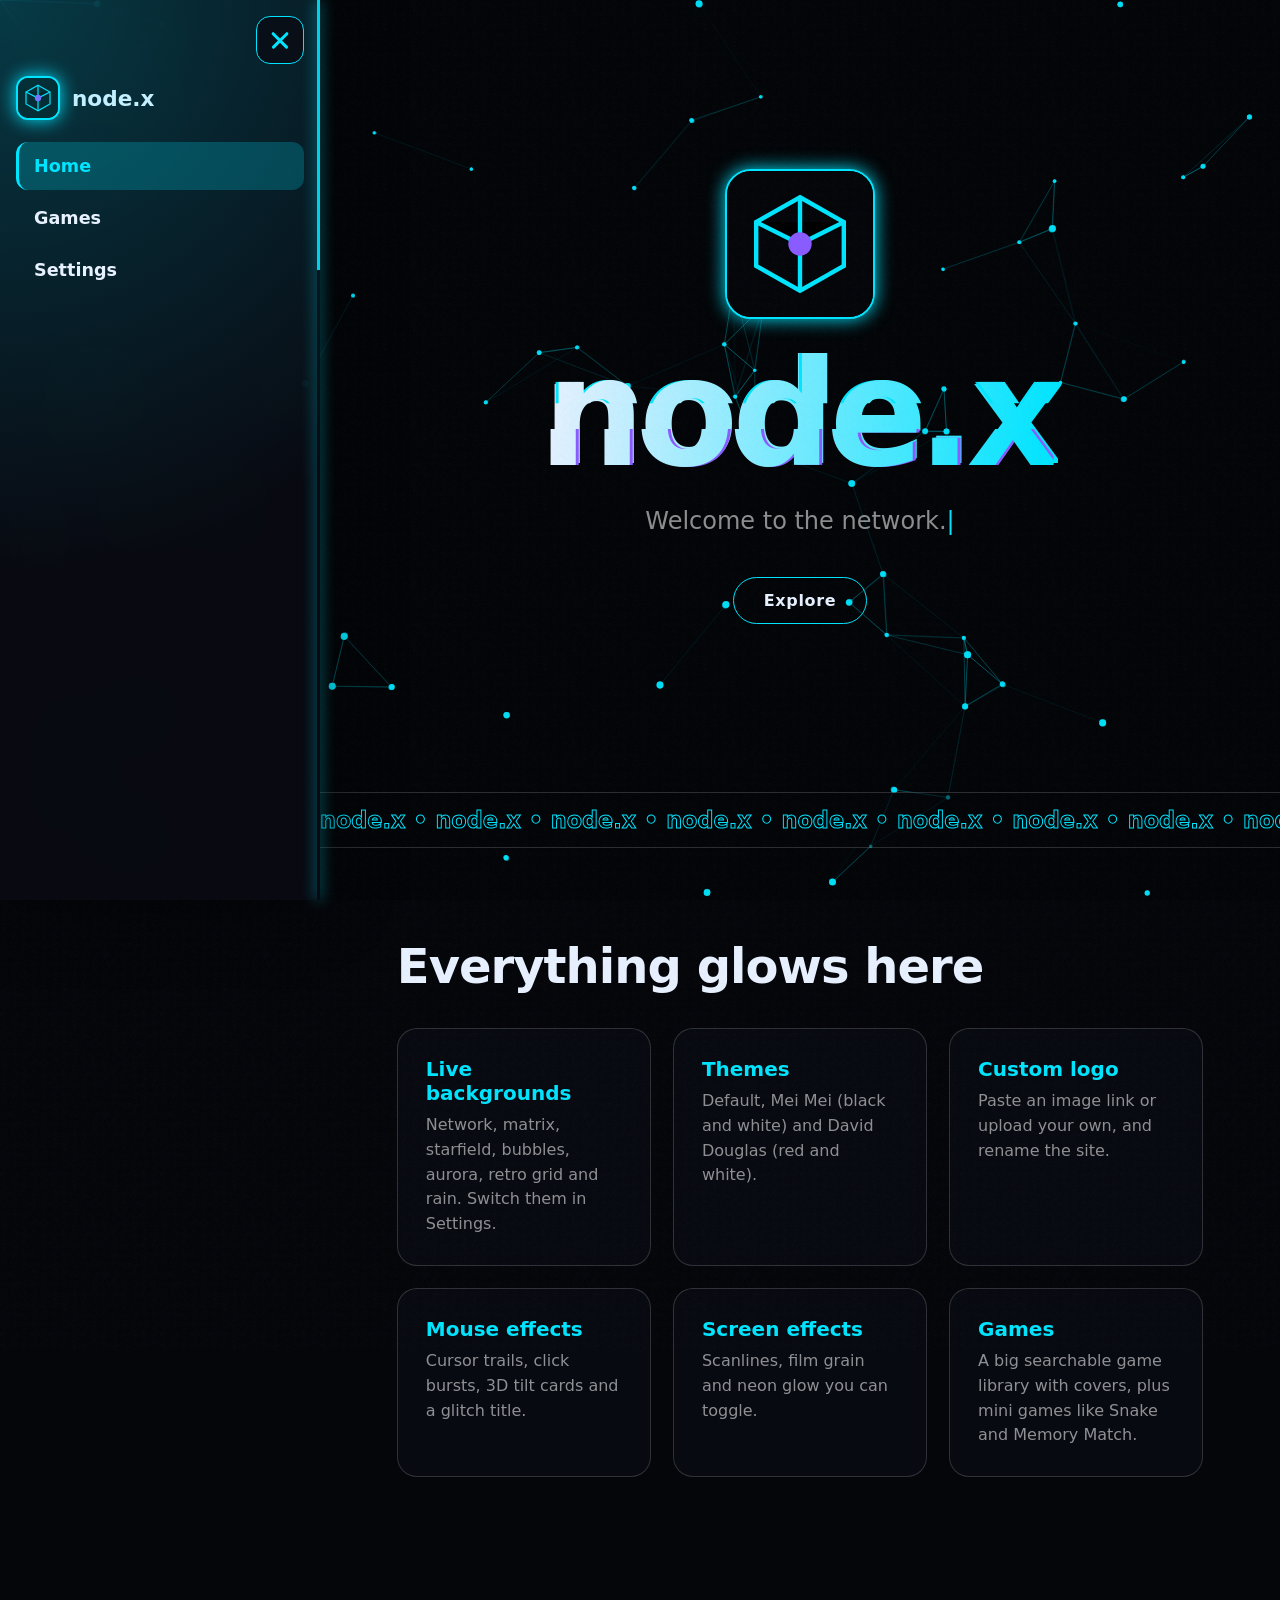
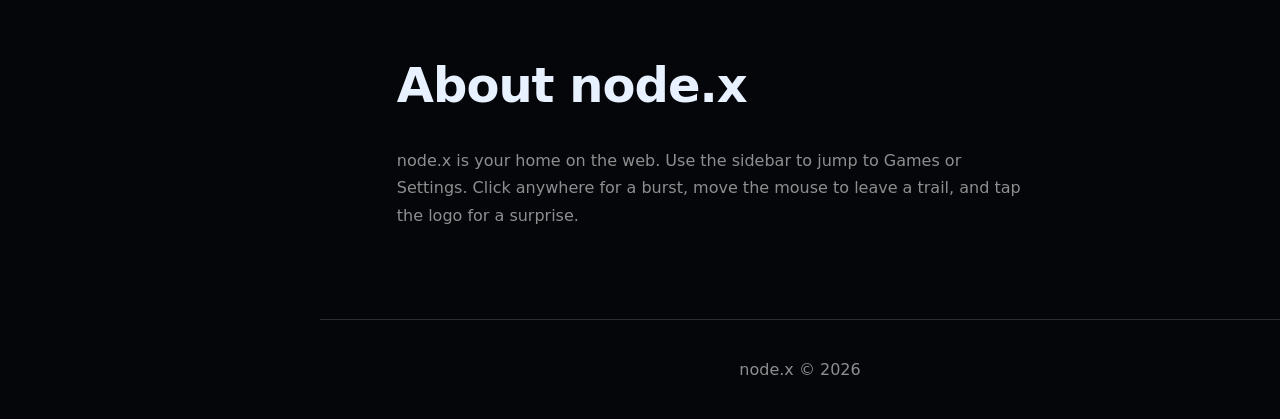
<file: index (7).html>
<!DOCTYPE html>
<html lang="en">
<head>
<meta charset="utf-8">
<meta name="viewport" content="width=device-width, initial-scale=1">
<title>node.x</title>
<style>
:root{--bg:#05060a;--fg:#e8f1ff;--accent:#00e5ff;--acc2:#8a5cff;--muted:rgba(255,255,255,.55);--panel:rgba(10,12,20,.82);--line:rgba(255,255,255,.16)}
*{box-sizing:border-box;margin:0;padding:0}
html{scroll-behavior:smooth}
body{background:var(--bg);color:var(--fg);font-family:"Segoe UI",system-ui,-apple-system,Helvetica,Arial,sans-serif;min-height:100vh;overflow-x:hidden;transition:background .6s,color .6s}
#fx{position:fixed;inset:0;width:100%;height:100%;z-index:0;pointer-events:none}
body.scan::after{content:"";position:fixed;inset:0;z-index:60;pointer-events:none;background:repeating-linear-gradient(0deg,rgba(0,0,0,.28) 0 1px,transparent 1px 3px);animation:flick 4s steps(2) infinite}
@keyframes flick{50%{opacity:.7}}
body.grain::before{content:"";position:fixed;inset:-50%;z-index:59;pointer-events:none;opacity:.07;background-image:url("data:image/svg+xml,%3Csvg xmlns='http://www.w3.org/2000/svg' width='160' height='160'%3E%3Cfilter id='n'%3E%3CfeTurbulence baseFrequency='.9'/%3E%3C/filter%3E%3Crect width='160' height='160' filter='url(%23n)'/%3E%3C/svg%3E");animation:gr .6s steps(3) infinite}
@keyframes gr{33%{transform:translate(-3%,2%)}66%{transform:translate(2%,-3%)}}
main,header,footer{position:relative;z-index:2}
.logo{width:44px;height:44px;border-radius:12px;object-fit:contain;border:2px solid var(--accent);box-shadow:0 0 18px var(--accent);background:var(--bg)}
header{display:flex;align-items:center;justify-content:space-between;padding:16px 5vw;position:sticky;top:0;z-index:20;backdrop-filter:blur(12px);background:color-mix(in srgb,var(--bg) 60%,transparent);border-bottom:1px solid var(--line)}
.brand{display:flex;align-items:center;gap:12px;font-weight:800;font-size:1.3rem;letter-spacing:.02em}
nav{display:flex;gap:22px}
nav a{color:var(--muted);text-decoration:none;transition:color .2s,text-shadow .2s}
nav a:hover{color:var(--accent);text-shadow:0 0 12px var(--accent)}
.hero{min-height:88vh;display:flex;flex-direction:column;align-items:center;justify-content:center;text-align:center;padding:60px 6vw;gap:22px}
.hero .logo{width:150px;height:150px;border-radius:26px;animation:float 5s ease-in-out infinite,pulse 3s infinite}
@keyframes float{50%{transform:translateY(-16px) rotate(3deg)}}
@keyframes pulse{50%{box-shadow:0 0 60px var(--accent),0 0 120px var(--acc2)}}
h1.title{font-size:clamp(3rem,13vw,9rem);font-weight:900;letter-spacing:-.04em;line-height:1;background:linear-gradient(90deg,var(--fg),var(--accent),var(--acc2),var(--fg));background-size:300% 100%;-webkit-background-clip:text;background-clip:text;color:transparent;animation:shine 6s linear infinite;position:relative}
@keyframes shine{to{background-position:300% 0}}
body.glitch h1.title.g::before,body.glitch h1.title.g::after{content:attr(data-text);position:absolute;inset:0;background:inherit;-webkit-background-clip:text;background-clip:text;color:transparent}
body.glitch h1.title.g::before{transform:translate(4px,-2px);filter:drop-shadow(-3px 0 var(--accent));clip-path:inset(10% 0 55% 0)}
body.glitch h1.title.g::after{transform:translate(-4px,2px);filter:drop-shadow(3px 0 var(--acc2));clip-path:inset(60% 0 8% 0)}
.type{font-size:clamp(1rem,2.4vw,1.5rem);color:var(--muted);min-height:2em}
.type::after{content:"|";color:var(--accent);animation:blink 1s steps(2) infinite}
@keyframes blink{50%{opacity:0}}
.btn{cursor:pointer;border:1.5px solid var(--accent);background:transparent;color:var(--fg);padding:13px 30px;border-radius:99px;font:inherit;font-weight:700;letter-spacing:.04em;position:relative;overflow:hidden;transition:.25s}
.btn:hover{background:var(--accent);color:var(--bg);box-shadow:0 0 30px var(--accent);transform:scale(1.05)}
.btn:focus-visible,#tog:focus-visible,.tb:focus-visible,.nl:focus-visible,.ah:focus-visible{outline:3px solid var(--acc2);outline-offset:3px}
.marq{overflow:hidden;border-block:1px solid var(--line);padding:14px 0;white-space:nowrap;background:color-mix(in srgb,var(--bg) 55%,transparent)}
.marq div{display:inline-block;animation:mq 22s linear infinite;font-size:1.4rem;font-weight:800;color:transparent;-webkit-text-stroke:1px var(--accent)}
@keyframes mq{to{transform:translateX(-50%)}}
section{padding:90px 6vw}
h2{font-size:clamp(1.8rem,5vw,3rem);margin-bottom:34px;letter-spacing:-.02em}
.grid{display:grid;grid-template-columns:repeat(auto-fit,minmax(240px,1fr));gap:22px}
.card{padding:28px;border:1px solid var(--line);border-radius:20px;background:var(--panel);backdrop-filter:blur(8px);transition:transform .15s,border-color .3s,box-shadow .3s;transform-style:preserve-3d;position:relative}
.card:hover{border-color:var(--accent);box-shadow:0 0 34px color-mix(in srgb,var(--accent) 40%,transparent)}
.card b{display:block;font-size:1.25rem;margin-bottom:8px;color:var(--accent)}
.card p{color:var(--muted);line-height:1.55}
footer{padding:40px;text-align:center;color:var(--muted);border-top:1px solid var(--line)}

/* sidebar */
:root{--sw:min(320px,86vw)}
main,footer{transition:margin-left .6s cubic-bezier(.2,.9,.2,1)}
@media(min-width:900px){body.so main,body.so footer{margin-left:var(--sw)}}
#side{position:fixed;top:0;left:0;bottom:0;width:var(--sw);z-index:70;background:var(--panel);backdrop-filter:blur(20px);transform:translateX(-104%);transition:transform .65s cubic-bezier(.2,.9,.2,1);box-shadow:0 0 60px rgba(0,0,0,.5)}
body.so #side{transform:none}
#sc{height:100%;overflow-y:auto;padding:76px 16px 30px}
#sc>*{opacity:0;transform:translateX(-30px);transition:opacity .5s,transform .5s}
body.so #sc>*{opacity:1;transform:none}
#edge{position:absolute;right:0;top:0;bottom:0;width:3px;background:linear-gradient(var(--accent),var(--accent)) no-repeat;background-size:100% 30%;animation:edge 3s ease-in-out infinite;box-shadow:0 0 14px var(--accent);opacity:.9}
@keyframes edge{0%{background-position:0 -40%}100%{background-position:0 140%}}
#side::before{content:"";position:absolute;inset:0;pointer-events:none;background:radial-gradient(circle at 0 0,color-mix(in srgb,var(--accent) 22%,transparent),transparent 60%);animation:glow 6s ease-in-out infinite alternate}
@keyframes glow{to{background:radial-gradient(circle at 0 100%,color-mix(in srgb,var(--acc2) 26%,transparent),transparent 60%)}}
#tog{position:fixed;top:16px;left:16px;z-index:75;width:48px;height:48px;border-radius:14px;border:1.5px solid var(--accent);background:var(--panel);backdrop-filter:blur(10px);cursor:pointer;box-shadow:0 0 18px color-mix(in srgb,var(--accent) 60%,transparent);transition:left .65s cubic-bezier(.2,.9,.2,1),transform .2s}
body.so #tog{left:calc(var(--sw) - 64px);box-shadow:none}
#tog:hover{transform:scale(1.1) rotate(-4deg)}
#tog i{position:absolute;left:12px;right:12px;height:2.5px;border-radius:2px;background:var(--accent);transition:.4s cubic-bezier(.2,.9,.2,1)}
#tog i:nth-child(1){top:15px}#tog i:nth-child(2){top:22px}#tog i:nth-child(3){top:29px}
body.so #tog i:nth-child(1){top:22px;transform:rotate(45deg)}
body.so #tog i:nth-child(2){opacity:0;transform:scaleX(0)}
body.so #tog i:nth-child(3){top:22px;transform:rotate(-45deg)}
.sb{display:flex;align-items:center;gap:12px;font-weight:800;font-size:1.35rem;margin-bottom:22px}
#nav{position:relative;display:flex;flex-direction:column;gap:4px}
#pill{position:absolute;left:0;right:0;border-radius:12px;background:color-mix(in srgb,var(--accent) 22%,transparent);border-left:3px solid var(--accent);transition:top .45s cubic-bezier(.2,.9,.2,1),height .3s;pointer-events:none}
.nl{position:relative;padding:12px 16px;border-radius:12px;color:var(--fg);text-decoration:none;font-weight:600;transition:transform .25s,color .25s,letter-spacing .25s}
.nl:hover{transform:translateX(8px);color:var(--accent);letter-spacing:.04em}
.acc{border:1px solid var(--line);border-radius:14px;margin:10px 0;overflow:hidden;transition:border-color .3s,box-shadow .3s}
.acc.open{border-color:var(--accent);box-shadow:0 0 18px color-mix(in srgb,var(--accent) 30%,transparent)}
.ah{width:100%;display:flex;justify-content:space-between;align-items:center;padding:13px 14px;background:none;border:none;color:var(--fg);font:inherit;font-weight:700;cursor:pointer}
.ah::after{content:"\25BE";color:var(--accent);transition:transform .4s}
.acc.open .ah::after{transform:rotate(180deg)}
.ab{display:grid;grid-template-rows:0fr;transition:grid-template-rows .5s cubic-bezier(.2,.9,.2,1)}
.acc.open .ab{grid-template-rows:1fr}
.ab>div{overflow:hidden;padding:0 14px;transition:padding .5s}
.acc.open .ab>div{padding:2px 14px 14px}
.ab>div>*{opacity:0;transform:translateY(10px);transition:.4s}
.acc.open .ab>div>*{opacity:1;transform:none}
.acc.open .ab>div>*:nth-child(2){transition-delay:.06s}.acc.open .ab>div>*:nth-child(3){transition-delay:.12s}.acc.open .ab>div>*:nth-child(4){transition-delay:.18s}.acc.open .ab>div>*:nth-child(5){transition-delay:.24s}.acc.open .ab>div>*:nth-child(6){transition-delay:.3s}
#veil{position:fixed;inset:0;z-index:65;background:rgba(0,0,0,.5);opacity:0;pointer-events:none;transition:opacity .4s}
@media(max-width:899px){body.so #veil{opacity:1;pointer-events:auto}}

.view{display:none}
.view.on{display:block;animation:vin .6s cubic-bezier(.2,.9,.2,1)}
@keyframes vin{from{opacity:0;transform:translateY(30px) scale(.98);filter:blur(8px)}}
.vp{padding:100px 6vw 80px;min-height:100vh}
.set{display:grid;grid-template-columns:repeat(auto-fit,minmax(290px,1fr));gap:22px}
.sp{padding:24px;border:1px solid var(--line);border-radius:20px;background:var(--panel);backdrop-filter:blur(10px)}
.sp h3,.set h3{margin:0 0 12px;font-size:1.05rem;color:var(--accent)}
.set label{display:flex;justify-content:space-between;align-items:center;gap:10px;margin:10px 0}
.set input[type=text],.set select{width:100%;padding:10px;border-radius:10px;border:1px solid var(--line);background:rgba(128,128,128,.18);color:var(--fg);font:inherit}
.set select option{color:#000}
.set input[type=range]{width:55%;accent-color:var(--accent)}
.set input[type=checkbox]{accent-color:var(--accent);width:20px;height:20px}
.set input[type=color]{width:60px;height:34px;border:none;background:none;cursor:pointer}
.nl{font-size:1.1rem;padding:14px 18px}
.nl.act{color:var(--accent)}
.gc{cursor:pointer;text-align:left;font:inherit;color:var(--fg)}
.gc:hover{transform:translateY(-6px)}
.gc b{font-size:1.3rem}
.gh{display:flex;align-items:center;gap:16px;margin-bottom:18px}
.gh h3{margin:0;font-size:1.4rem}
.gm{color:var(--muted);text-align:center;margin:12px 0}
#gb{display:flex;flex-direction:column;align-items:center}
.ttt{display:grid;grid-template-columns:repeat(3,92px);gap:8px}
.cell{width:92px;height:92px;font-size:2.4rem;font-weight:800;border-radius:16px;border:1.5px solid var(--line);background:transparent;color:var(--fg);cursor:pointer;transition:.2s}
.cell:hover{border-color:var(--accent);box-shadow:0 0 16px var(--accent)}
.mem{display:grid;grid-template-columns:repeat(4,76px);gap:8px}
.mc{width:76px;height:76px;font-size:2rem;border-radius:14px;border:1.5px solid var(--accent);background:color-mix(in srgb,var(--accent) 14%,transparent);color:var(--fg);cursor:pointer;transition:transform .3s}
.mc.up{background:var(--bg);transform:rotateY(360deg)}
.mc.dn{border-color:#3ddc84;opacity:.65}
.btn.big{font-size:1.6rem;padding:34px 60px;border-radius:30px}

.tags{display:flex;gap:8px;flex-wrap:wrap;margin-bottom:16px}
.chip{cursor:pointer;padding:9px 18px;border-radius:99px;border:1.5px solid var(--line);background:transparent;color:var(--fg);font:inherit;transition:.25s}
.chip.on,.chip:hover{border-color:var(--accent);color:var(--accent);box-shadow:0 0 14px color-mix(in srgb,var(--accent) 45%,transparent)}
#gq{width:100%;max-width:520px;padding:13px 20px;border-radius:99px;border:1.5px solid var(--line);background:var(--panel);color:var(--fg);font:inherit;margin-bottom:14px;transition:.25s}
#gq:focus{outline:none;border-color:var(--accent);box-shadow:0 0 20px color-mix(in srgb,var(--accent) 45%,transparent)}
.lgrid{display:grid;grid-template-columns:repeat(auto-fill,minmax(150px,1fr));gap:16px}
.lc{cursor:pointer;border:1px solid var(--line);border-radius:18px;overflow:hidden;background:var(--panel);color:var(--fg);font:inherit;text-align:left;padding:0;transition:transform .25s,box-shadow .25s,border-color .25s;animation:vin .5s both}
.lc:hover{transform:translateY(-6px) scale(1.03);border-color:var(--accent);box-shadow:0 0 28px color-mix(in srgb,var(--accent) 45%,transparent)}
.lc img{width:100%;aspect-ratio:1;object-fit:cover;display:block;background:rgba(128,128,128,.2)}
.lc span{display:block;padding:10px 12px;font-weight:600;font-size:.92rem;line-height:1.25}
#pf{height:min(78vh,820px);border:2px solid var(--accent);border-radius:16px;overflow:hidden;background:#000;display:flex;align-items:center;justify-content:center;box-shadow:0 0 30px color-mix(in srgb,var(--accent) 35%,transparent)}
#pf iframe{width:100%;height:100%;border:0}
.lw{position:relative}.lw .lc{width:100%;display:block}
.hrt{position:absolute;top:8px;right:8px;width:34px;height:34px;border-radius:50%;border:none;background:rgba(0,0,0,.55);color:#fff;cursor:pointer;font-size:18px;line-height:1;transition:transform .25s,color .25s}
.hrt:hover{transform:scale(1.2)}.hrt.on{color:#ff4d6d;box-shadow:0 0 14px #ff4d6d}
#pfav.on{border-color:#ff4d6d;color:#ff4d6d}
/* splash */
#splash{position:fixed;inset:0;z-index:100;display:flex;flex-direction:column;align-items:center;justify-content:center;gap:20px;background:var(--bg);transition:opacity .9s,transform .9s,filter .9s}
#splash.out{opacity:0;transform:scale(1.25);filter:blur(14px);pointer-events:none}
#splash .logo{width:min(200px,42vw);height:min(200px,42vw);border-radius:30px;animation:float 4s ease-in-out infinite,pulse 2.5s infinite}
#splash h1.title{font-size:clamp(3.4rem,16vw,10rem)}
#splash small{color:var(--muted);letter-spacing:.3em}
/* settings */
#side h3{margin:20px 0 10px;font-size:.95rem;color:var(--accent)}
#side label{display:flex;justify-content:space-between;align-items:center;gap:10px;margin:9px 0;font-size:.92rem}
#side input[type=text],#side select{width:100%;padding:9px;border-radius:10px;border:1px solid var(--line);background:rgba(128,128,128,.18);color:var(--fg);font:inherit}
#side select option{color:#000}
#side input[type=range]{width:55%;accent-color:var(--accent)}
#side input[type=color]{width:60px;height:34px;border:none;background:none;cursor:pointer}
.themes{display:grid;grid-template-columns:1fr;gap:8px}
.tb{cursor:pointer;padding:12px;border-radius:12px;border:1.5px solid var(--line);background:transparent;color:var(--fg);font:inherit;text-align:left;display:flex;gap:10px;align-items:center}
.tb.on{border-color:var(--accent);box-shadow:0 0 14px var(--accent)}
.tb i{width:26px;height:26px;border-radius:50%;border:2px solid var(--fg)}
.row{display:flex;gap:8px;margin-top:8px}
.row .btn{padding:9px 14px;font-size:.85rem;flex:1}
.close{float:right;background:none;border:none;color:var(--fg);font-size:26px;cursor:pointer}
.ripple{position:fixed;border:2px solid var(--accent);border-radius:50%;pointer-events:none;z-index:90;animation:rp .7s ease-out forwards}
@keyframes rp{from{width:0;height:0;opacity:1;transform:translate(0,0)}to{width:140px;height:140px;opacity:0;transform:translate(-70px,-70px)}}
@media (prefers-reduced-motion:reduce){*{animation-duration:.01s!important;animation-iteration-count:1!important}}

</style>
</head>
<body class="glitch grain">
<canvas id="fx"></canvas>


<main>
 <div class="view on" id="v-home">
  <div class="hero">
    <img class="logo" alt="logo">
    <h1 class="title g" data-text="node.x">node.x</h1>
    <div class="type" id="type"></div>
    <button class="btn" onclick="document.getElementById('features').scrollIntoView()">Explore</button>
  </div>
  <div class="marq"><div id="mq"></div></div>
  <section id="features">
    <h2>Everything glows here</h2>
    <div class="grid">
      <div class="card"><b>Live backgrounds</b><p>Network, matrix, starfield, bubbles, aurora, retro grid and rain. Switch them in Settings.</p></div>
      <div class="card"><b>Themes</b><p>Default, Mei Mei (black and white) and David Douglas (red and white).</p></div>
      <div class="card"><b>Custom logo</b><p>Paste an image link or upload your own, and rename the site.</p></div>
      <div class="card"><b>Mouse effects</b><p>Cursor trails, click bursts, 3D tilt cards and a glitch title.</p></div>
      <div class="card"><b>Screen effects</b><p>Scanlines, film grain and neon glow you can toggle.</p></div>
      <div class="card"><b>Games</b><p>A big searchable game library with covers, plus mini games like Snake and Memory Match.</p></div>
    </div>
  </section>
  <section id="about">
    <h2>About node.x</h2>
    <p style="max-width:62ch;line-height:1.7;color:var(--muted)">node.x is your home on the web. Use the sidebar to jump to Games or Settings. Click anywhere for a burst, move the mouse to leave a trail, and tap the logo for a surprise.</p>
  </section>
 </div>
 <div class="view vp" id="v-games">
  <h2>Games</h2>
  <div id="gwrap">
   <div class="tags"><button class="chip tab on" data-tab="lib">Game library</button><button class="chip tab" data-tab="mini">Mini games</button></div>
   <div id="lib">
    <input id="gq" type="search" placeholder="Search games" autocomplete="off">
    <div class="tags" id="gtags"><button class="chip tg on" data-tg="all">All</button><button class="chip tg" data-tg="flash">Flash</button><button class="chip tg" data-tg="emulator">Emulator</button><button class="chip tg" data-tg="port">Ports</button><button class="chip tg" data-tg="fav">Favorites</button><button class="chip tg" data-tg="recent">Recent</button><button class="chip" id="rnd">Random game</button></div>
    <p class="gm" id="gcount" style="text-align:left">Loading games...</p>
    <div class="lgrid" id="lg"></div>
    <div style="text-align:center;margin-top:24px"><button class="btn" id="more" hidden>Load more</button></div>
   </div>
   <div id="mini" hidden><div class="grid" id="gl"></div></div>
  </div>
  <div class="sp" id="player" hidden>
   <div class="gh"><button class="btn" id="pback">Back</button><h3 id="pt"></h3><span class="gm" id="pa" style="margin:0"></span>
    <span style="margin-left:auto;display:flex;gap:8px"><button class="btn" id="pfav">Favorite</button><button class="btn" id="pfs">Fullscreen</button><button class="btn" id="pnew">New tab</button></span></div>
   <div id="pf"></div>
  </div>
  <div class="sp" id="stage" hidden>
   <div class="gh"><button class="btn" id="gback">Back</button><h3 id="gt"></h3></div>
   <div id="gb"></div>
  </div>
 </div>
 <div class="view vp" id="v-settings">
  <h2>Settings</h2>
  <div class="set">
   <div class="sp"><h3>Theme</h3><div class="themes" id="themes"></div></div>
   <div class="sp"><h3>Background effect</h3>
    <select id="bg">
     <option value="network">Network nodes</option><option value="matrix">Matrix code</option>
     <option value="stars">Starfield warp</option><option value="bubbles">Bubbles</option>
     <option value="aurora">Aurora</option><option value="grid">Retro grid</option>
     <option value="rain">Rain</option><option value="none">None</option>
    </select>
    <label>Speed <input type="range" id="speed" min=".2" max="3" step=".1"></label>
    <label>Density <input type="range" id="density" min="20" max="200" step="5"></label>
   </div>
   <div class="sp"><h3>Colors</h3><label>Accent color <input type="color" id="accent"></label></div>
   <div class="sp"><h3>Effects</h3>
    <label>Cursor trail <input type="checkbox" id="trail"></label>
    <label>Click burst <input type="checkbox" id="burst"></label>
    <label>Glitch title <input type="checkbox" id="glitch"></label>
    <label>Scanlines <input type="checkbox" id="scan"></label>
    <label>Film grain <input type="checkbox" id="grain"></label>
    <label>3D card tilt <input type="checkbox" id="tilt"></label>
   </div>
   <div class="sp"><h3>Name and logo</h3>
    <input type="text" id="name" maxlength="20">
    <input type="text" id="logoUrl" placeholder="Paste image link" style="margin-top:8px">
    <div class="row"><button class="btn" id="logoApply">Use link</button><button class="btn" id="logoFile">Upload</button><button class="btn" id="logoReset">Reset</button></div>
    <input type="file" id="file" accept="image/*" hidden>
   </div>
   <div class="sp"><h3>Save data</h3><p class="gm" style="text-align:left">Game progress, favorites and settings are saved in this browser. Export a backup to move them to another device.</p><div class="row"><button class="btn" id="exp">Export</button><button class="btn" id="imp">Import</button></div><input type="file" id="impf" accept=".json" hidden><div class="row"><button class="btn" id="clr">Clear game saves</button></div></div>
   <div class="sp"><h3>Reset</h3><p class="gm" style="text-align:left">Put every setting back to the default.</p><div class="row"><button class="btn" id="reset">Reset everything</button></div></div>
  </div>
 </div>
</main>
<footer><span class="nm">node.x</span> &copy; 2026</footer>

<button id="tog" aria-label="Toggle menu"><i></i><i></i><i></i></button>
<div id="veil"></div>
<aside id="side" aria-label="Menu">
 <div id="sc">
  <div class="sb"><img class="logo" alt="logo"><span class="nm">node.x</span></div>
  <nav id="nav"><i id="pill"></i>
   <a class="nl" href="#home" data-v="home">Home</a><a class="nl" href="#games" data-v="games">Games</a><a class="nl" href="#settings" data-v="settings">Settings</a>
  </nav>
 </div>
 <i id="edge"></i>
</aside>

<script>
const $=s=>document.querySelector(s),$$=s=>[...document.querySelectorAll(s)];
const DEF="data:image/svg+xml,"+encodeURIComponent('<svg xmlns="http://www.w3.org/2000/svg" viewBox="0 0 100 100"><rect width="100" height="100" fill="#05060a"/><g stroke="#00e5ff" stroke-width="3"><path d="M50 18 80 35 80 65 50 82 20 65 20 35Z" fill="none"/><path d="M50 18V50M20 35 50 50 80 35M50 50V82"/></g><circle cx="50" cy="50" r="8" fill="#8a5cff"/></svg>');
const THEMES={
 node:{label:"node.x (default)",bg:"#05060a",fg:"#e8f1ff",accent:"#00e5ff",acc2:"#8a5cff",logo:DEF,name:"node.x",sw:"#00e5ff"},
 mei:{label:"Mei Mei theme",bg:"#000000",fg:"#ffffff",accent:"#ffffff",acc2:"#8c8c8c",logo:"https://tr.rbxcdn.com/180DAY-a175ab77fef306e1a567da03872fd10f/420/420/BackAccessory/Webp/noFilter",name:"node.x",sw:"#fff"},
 david:{label:"David Douglas",bg:"#8f0a1a",fg:"#ffffff",accent:"#ffffff",acc2:"#ff4d5e",logo:"https://cache.bsnsports.com/comp/sls/get/43/15387?f=jpg&sid=15387&ts=1749478020",name:"node.x",sw:"#d6122b"}
};
const D={theme:"node",bg:"network",speed:1,density:70,accent:"",trail:true,burst:true,glitch:true,scan:false,grain:true,tilt:true,name:"node.x",logo:""};
let S={...D};
try{Object.assign(S,JSON.parse(localStorage.getItem("nodex")||"{}"))}catch(e){}
const save=()=>{try{localStorage.setItem("nodex",JSON.stringify(S))}catch(e){}};

function apply(){
 const t=THEMES[S.theme]||THEMES.node,r=document.documentElement.style;
 r.setProperty("--bg",t.bg);r.setProperty("--fg",t.fg);
 r.setProperty("--accent",S.accent||t.accent);r.setProperty("--acc2",t.acc2);
 const src=S.logo||t.logo;
 $$(".logo").forEach(i=>{i.onerror=()=>{i.onerror=null;i.src=DEF};i.src=src});
 $$(".nm").forEach(n=>n.textContent=S.name);
 $$("h1.title").forEach(h=>{h.textContent=S.name;h.dataset.text=S.name});
 document.title=S.name;
 const b=document.body.classList;
 b.toggle("glitch",S.glitch);b.toggle("scan",S.scan);b.toggle("grain",S.grain);
 $$(".tb").forEach(x=>x.classList.toggle("on",x.dataset.t===S.theme));
 $("#bg").value=S.bg;$("#speed").value=S.speed;$("#density").value=S.density;
 $("#accent").value=S.accent||t.accent;
 ["trail","burst","glitch","scan","grain","tilt"].forEach(k=>$("#"+k).checked=S[k]);
 $("#name").value=S.name;
 $("#mq").textContent=(Array(12).fill(S.name+"  \u2022  ").join(""));
 colors();init();save();
}
// themes list
$("#themes").innerHTML=Object.entries(THEMES).map(([k,t])=>`<button class="tb" data-t="${k}"><i style="background:${t.sw}"></i>${t.label}</button>`).join("");
$$(".tb").forEach(b=>b.onclick=()=>{S.theme=b.dataset.t;S.accent="";S.logo="";S.name=THEMES[S.theme].name;apply()});
$("#bg").onchange=e=>{S.bg=e.target.value;apply()};
$("#speed").oninput=e=>{S.speed=+e.target.value;save()};
$("#density").oninput=e=>{S.density=+e.target.value;init();save()};
$("#accent").oninput=e=>{S.accent=e.target.value;apply()};
["trail","burst","glitch","scan","grain","tilt"].forEach(k=>$("#"+k).onchange=e=>{S[k]=e.target.checked;apply()});
$("#name").oninput=e=>{S.name=e.target.value||"node.x";apply()};
$("#logoApply").onclick=()=>{const v=$("#logoUrl").value.trim();if(v){S.logo=v;apply()}};
$("#logoReset").onclick=()=>{S.logo="";apply()};
$("#logoFile").onclick=()=>$("#file").click();
$("#file").onchange=e=>{const f=e.target.files[0];if(!f)return;const r=new FileReader();r.onload=()=>{S.logo=r.result;apply()};r.readAsDataURL(f)};
$("#reset").onclick=()=>{S={...D};apply()};
const B=document.body.classList;
$("#tog").onclick=()=>B.toggle("so");$("#veil").onclick=()=>B.remove("so");
document.addEventListener("keydown",e=>{if(e.key==="Escape")B.remove("so")});
$$("#sc>*").forEach((e,i)=>e.style.transitionDelay=(.2+i*.07)+"s");
$$(".ah").forEach(h=>h.onclick=()=>{const a=h.parentNode,o=a.classList.contains("open");$$(".acc").forEach(x=>x.classList.remove("open"));if(!o)a.classList.add("open")});
function pill(){const c=$(".nl.act")||$(".nl"),p=$("#pill");p.style.top=c.offsetTop+"px";p.style.height=c.offsetHeight+"px"}
function show(v){if(!$("#v-"+v))v="home";$$(".view").forEach(x=>x.classList.toggle("on",x.id==="v-"+v));$$(".nl").forEach(l=>l.classList.toggle("act",l.dataset.v===v));scrollTo(0,0);if(v!=="games")closeGame();if(v==="games"&&!loaded)loadLib();pill()}
addEventListener("hashchange",()=>show(location.hash.slice(1)));addEventListener("resize",pill);
$$(".nl").forEach(l=>l.onclick=()=>{if(innerWidth<900)B.remove("so")});

// typing
const lines=["Welcome to the network.","Pick a theme. Change everything.","Built with a lot of effects."];
let li=0,ci=0,del=false;
(function ty(){const w=lines[li];$("#type").textContent=w.slice(0,ci);
 if(!del&&ci===w.length){del=true;return setTimeout(ty,1500)}
 if(del&&ci===0){del=false;li=(li+1)%lines.length}
 ci+=del?-1:1;setTimeout(ty,del?25:55)})();

// tilt
$$(".card").forEach(c=>{
 c.onmousemove=e=>{if(!S.tilt)return;const r=c.getBoundingClientRect(),x=(e.clientX-r.left)/r.width-.5,y=(e.clientY-r.top)/r.height-.5;c.style.transform=`perspective(700px) rotateY(${x*18}deg) rotateX(${-y*18}deg) scale(1.04)`};
 c.onmouseleave=()=>c.style.transform=""});


// games
const bestGet=k=>{try{return+localStorage.getItem("nx_"+k)||0}catch(e){return 0}},bestSet=(k,v)=>{try{localStorage.setItem("nx_"+k,v)}catch(e){}};
function snake(el){
 el.innerHTML='<canvas width="360" height="360" style="max-width:100%;border:2px solid var(--accent);border-radius:14px;background:rgba(0,0,0,.35);touch-action:none"></canvas><p class="gm">Score <b class="s1">0</b> &nbsp; Best <b class="s2">0</b></p><p class="gm s3">Arrow keys, WASD or swipe. Click the board to restart.</p>';
 const c=el.querySelector("canvas"),x=c.getContext("2d"),N=18,Z=20,s1=el.querySelector(".s1"),s2=el.querySelector(".s2");
 let sn,d,nd,f,sc,alive,best=bestGet("snake");s2.textContent=best;
 function food(){do{f={x:Math.random()*N|0,y:Math.random()*N|0}}while(sn.some(p=>p.x===f.x&&p.y===f.y))}
 function reset(){sn=[{x:9,y:9},{x:8,y:9},{x:7,y:9}];d=nd={x:1,y:0};sc=0;alive=true;s1.textContent=0;food()}
 function draw(){x.clearRect(0,0,360,360);x.fillStyle=C.b;x.shadowColor=C.b;x.shadowBlur=14;x.fillRect(f.x*Z+3,f.y*Z+3,Z-6,Z-6);
  x.fillStyle=C.a;x.shadowColor=C.a;sn.forEach((p,i)=>{x.globalAlpha=1-i/(sn.length+6);x.fillRect(p.x*Z+1,p.y*Z+1,Z-2,Z-2)});x.globalAlpha=1;x.shadowBlur=0;
  if(!alive){x.fillStyle="rgba(0,0,0,.6)";x.fillRect(0,0,360,360);x.fillStyle="#fff";x.font="bold 28px sans-serif";x.textAlign="center";x.fillText("Game over: "+sc,180,180)}}
 function step(){if(!alive)return;d=nd;const h={x:sn[0].x+d.x,y:sn[0].y+d.y};
  if(h.x<0||h.y<0||h.x>=N||h.y>=N||sn.some(p=>p.x===h.x&&p.y===h.y)){alive=false;if(sc>best){best=sc;bestSet("snake",best);s2.textContent=best}draw();return}
  sn.unshift(h);if(h.x===f.x&&h.y===f.y){sc++;s1.textContent=sc;food();burst(c.getBoundingClientRect().x+h.x*Z,c.getBoundingClientRect().y+h.y*Z,10)}else sn.pop();draw()}
 function dir(a,b){if(a&&d.x===0)nd={x:a,y:0};if(b&&d.y===0)nd={x:0,y:b}}
 const K={ArrowLeft:[-1,0],a:[-1,0],ArrowRight:[1,0],d:[1,0],ArrowUp:[0,-1],w:[0,-1],ArrowDown:[0,1],s:[0,1]};
 const kd=e=>{const k=K[e.key];if(k){e.preventDefault();dir(k[0],k[1])}};
 let tx,ty;c.addEventListener("touchstart",e=>{tx=e.touches[0].clientX;ty=e.touches[0].clientY},{passive:true});
 c.addEventListener("touchend",e=>{const dx=e.changedTouches[0].clientX-tx,dy=e.changedTouches[0].clientY-ty;if(Math.abs(dx)>Math.abs(dy))dir(Math.sign(dx),0);else dir(0,Math.sign(dy))});
 c.onclick=()=>{if(!alive){reset();draw()}};
 addEventListener("keydown",kd);reset();draw();const iv=setInterval(step,105);
 return()=>{clearInterval(iv);removeEventListener("keydown",kd)}}
function ttt(el){
 const L=[[0,1,2],[3,4,5],[6,7,8],[0,3,6],[1,4,7],[2,5,8],[0,4,8],[2,4,6]],w={X:0,O:0,D:0};let B,over,msg;
 const win=(b,p)=>L.some(l=>l.every(i=>b[i]===p));
 function ai(){const e=B.map((v,i)=>v?-1:i).filter(i=>i>=0);for(const p of["O","X"])for(const i of e){B[i]=p;const ok=win(B,p);B[i]="";if(ok)return i}if(!B[4])return 4;return e[Math.random()*e.length|0]}
 function end(){if(win(B,"X")){w.X++;msg="You win!";over=1}else if(win(B,"O")){w.O++;msg="AI wins";over=1}else if(B.every(v=>v)){w.D++;msg="Draw";over=1}}
 function play(i){if(over||B[i])return;B[i]="X";end();if(!over){B[ai()]="O";end()}render()}
 function render(){el.innerHTML='<div class="ttt">'+B.map((v,i)=>`<button class="cell" data-i="${i}">${v}</button>`).join("")+`</div><p class="gm">${msg}</p><p class="gm">You ${w.X} &nbsp; Draw ${w.D} &nbsp; AI ${w.O}</p><button class="btn" id="again">New round</button>`;
  el.querySelectorAll(".cell").forEach(b=>b.onclick=()=>play(+b.dataset.i));el.querySelector("#again").onclick=start}
 function start(){B=Array(9).fill("");over=0;msg="Your move (X)";render()}
 start();return()=>{}}
function clicker(el){
 let n=0,run=false,t0,iv,best=bestGet("click");
 el.innerHTML=`<button class="btn big" id="cb">Click to start</button><p class="gm" id="ci">10 seconds. Click as fast as you can.</p><p class="gm">Best: <b id="cbst">${best}</b> clicks</p>`;
 const b=el.querySelector("#cb"),i=el.querySelector("#ci");
 b.onclick=e=>{if(!run){run=true;n=0;t0=Date.now();i.textContent="Go!";iv=setInterval(()=>{const l=10-(Date.now()-t0)/1000;if(l<=0){clearInterval(iv);run=false;if(n>best){best=n;bestSet("click",n);el.querySelector("#cbst").textContent=n}b.textContent="Play again";i.textContent=`Time! ${n} clicks, ${(n/10).toFixed(1)} per second`}else i.textContent=l.toFixed(1)+"s left"},50)}n++;if(run)b.textContent=n;burst(e.clientX,e.clientY,6)};
 return()=>clearInterval(iv)}
function memory(el){
 const em=["\u{1F680}","\u{1F3AE}","\u26A1","\u{1F525}","\u{1F48E}","\u{1F308}","\u{1F47E}","\u{1F3AF}"];
 let cards=[...em,...em].sort(()=>Math.random()-.5).map(e=>({e,up:0,dn:0})),open=[],moves=0,lock=false,tm;
 function render(){const done=cards.every(c=>c.dn);el.innerHTML='<div class="mem">'+cards.map((c,i)=>`<button class="mc ${c.up||c.dn?"up":""} ${c.dn?"dn":""}" data-i="${i}">${c.up||c.dn?c.e:""}</button>`).join("")+`</div><p class="gm">Moves: ${moves}${done?" . You won!":""}</p><button class="btn" id="mr">Shuffle</button>`;
  el.querySelectorAll(".mc").forEach(b=>b.onclick=()=>flip(+b.dataset.i));el.querySelector("#mr").onclick=()=>{clearTimeout(tm);memory(el)};}
 function flip(i){const c=cards[i];if(lock||c.up||c.dn)return;c.up=1;open.push(c);
  if(open.length===2){moves++;lock=true;if(open[0].e===open[1].e){open.forEach(o=>{o.dn=1;o.up=0});open=[];lock=false}else tm=setTimeout(()=>{open.forEach(o=>o.up=0);open=[];lock=false;render()},750)}render()}
 render();return()=>clearTimeout(tm)}
const GAMES={snake:{t:"Snake",d:"Eat, grow, and do not crash.",run:snake},ttt:{t:"Tic Tac Toe",d:"Play X against the AI.",run:ttt},click:{t:"Click Speed",d:"How many clicks in 10 seconds?",run:clicker},mem:{t:"Memory Match",d:"Find all the matching pairs.",run:memory}};
let stop=null;
$("#gl").innerHTML=Object.entries(GAMES).map(([k,g])=>`<button class="card gc" data-g="${k}"><b>${g.t}</b><p>${g.d}</p></button>`).join("");
function closeGame(){if(stop){stop();stop=null}tok++;$("#stage").hidden=true;$("#player").hidden=true;$("#pf").innerHTML="";$("#gwrap").hidden=false}
$$(".gc").forEach(b=>b.onclick=()=>{const g=GAMES[b.dataset.g];closeGame();$("#gwrap").hidden=true;$("#stage").hidden=false;$("#gt").textContent=g.t;$("#gb").innerHTML="";stop=g.run($("#gb"))});
$("#gback").onclick=closeGame;

// game library (zones.json from your assets repo, html from your html repo)
const CDN={cover:"https://cdn.jsdelivr.net/gh/duncan132/assets@main",html:"https://cdn.jsdelivr.net/gh/duncan132/html@main"};
const RAW={cover:"https://raw.githubusercontent.com/duncan132/assets/main",html:"https://raw.githubusercontent.com/duncan132/html/main"};
let Z=[],fl=[],shown=0,tag="all",loaded=false,tok=0,curHtml="",curG=null;
const getJ=k=>{try{return JSON.parse(localStorage.getItem(k)||"[]")}catch(e){return[]}},setJ=(k,v)=>{try{localStorage.setItem(k,JSON.stringify(v))}catch(e){}};
let favs=getJ("nx_fav"),rec=getJ("nx_recent");
const esc=t=>String(t).replace(/[&<>"]/g,c=>({"&":"&amp;","<":"&lt;",">":"&gt;",'"':"&quot;"}[c]));
const fill=(u,b)=>u.split("{COVER_URL}").join(b.cover).split("{HTML_URL}").join(b.html);
async function getList(){for(const u of [CDN.cover+"/zones.json",RAW.cover+"/zones.json"]){try{const r=await fetch(u);if(r.ok)return await r.json()}catch(e){}}throw new Error("x")}
async function loadLib(){loaded=true;
 try{Z=(await getList()).filter(g=>g.id>=0&&g.url&&g.cover);filt()}
 catch(e){loaded=false;$("#gcount").textContent="Could not load the game list. Check your connection and reopen this tab."}}
function filt(){const q=$("#gq").value.trim().toLowerCase();
 let base=Z;if(tag==="fav")base=Z.filter(g=>favs.includes(g.id));else if(tag==="recent")base=rec.map(id=>Z.find(g=>g.id===id)).filter(Boolean);else if(tag!=="all")base=Z.filter(g=>(g.special||[]).includes(tag));
 fl=base.filter(g=>!q||g.name.toLowerCase().includes(q));
 shown=0;$("#lg").innerHTML="";$("#gcount").textContent=fl.length+" games";more()}
function more(){const f=fl.slice(shown,shown+60);shown+=f.length;
 $("#lg").insertAdjacentHTML("beforeend",f.map(g=>`<div class="lw"><button class="lc" data-id="${g.id}"><img loading="lazy" alt="" src="${esc(fill(g.cover,CDN))}" onerror="this.onerror=null;this.src='${esc(fill(g.cover,RAW))}'"><span>${esc(g.name)}</span></button><button class="hrt ${favs.includes(g.id)?"on":""}" data-h="${g.id}" aria-label="Favorite">&#9829;</button></div>`).join(""));
 $("#more").hidden=shown>=fl.length}
$("#more").onclick=more;$("#gq").oninput=filt;
function toggleFav(id){id=+id;favs=favs.includes(id)?favs.filter(x=>x!==id):[...favs,id];setJ("nx_fav",favs);
 $$('[data-h="'+id+'"]').forEach(h=>h.classList.toggle("on",favs.includes(id)));pfavUp();if(tag==="fav"&&$("#player").hidden)filt()}
function pfavUp(){const on=curG&&favs.includes(curG.id);$("#pfav").classList.toggle("on",!!on);$("#pfav").innerHTML=on?"&#9829; Favorited":"&#9825; Favorite"}
$("#pfav").onclick=()=>{if(curG)toggleFav(curG.id)};
$("#rnd").onclick=()=>{if(Z.length)play(Z[Math.random()*Z.length|0])};
$("#lg").onclick=e=>{const h=e.target.closest(".hrt");if(h){e.stopPropagation();toggleFav(h.dataset.h);return}const b=e.target.closest(".lc");if(!b)return;const g=Z.find(x=>x.id==b.dataset.id);if(g)play(g)};
$$(".tg").forEach(b=>b.onclick=()=>{tag=b.dataset.tg;$$(".tg").forEach(x=>x.classList.toggle("on",x===b));filt()});
$$(".tab").forEach(b=>b.onclick=()=>{$$(".tab").forEach(x=>x.classList.toggle("on",x===b));$("#lib").hidden=b.dataset.tab!=="lib";$("#mini").hidden=b.dataset.tab!=="mini"});
async function play(g){
 if(g.url.indexOf("{HTML_URL}")<0){open(g.url,"_blank");return}
 closeGame();const my=++tok;curG=g;rec=[g.id,...rec.filter(x=>x!==g.id)].slice(0,24);setJ("nx_recent",rec);pfavUp();$("#gwrap").hidden=true;$("#player").hidden=false;
 $("#pt").textContent=g.name;$("#pa").textContent=g.author?"by "+g.author:"";
 const box=$("#pf");box.innerHTML='<p class="gm" style="color:#fff">Loading '+esc(g.name)+'...</p>';scrollTo(0,0);
 let h="";
 for(const b of [CDN,RAW]){try{const r=await fetch(fill(g.url,b));if(r.ok){h=await r.text();break}}catch(e){}}
 if(my!==tok)return;
 if(!h){box.innerHTML='<p class="gm" style="color:#fff">Could not load this game. Try again in a moment.</p>';return}
 curHtml=fill(h,CDN);
 const f=document.createElement("iframe");f.allow="fullscreen; autoplay; gamepad; clipboard-write; pointer-lock";f.setAttribute("allowfullscreen","");
 f.setAttribute("sandbox","allow-scripts allow-same-origin allow-pointer-lock allow-popups allow-forms allow-modals allow-downloads");
 f.srcdoc=curHtml;box.innerHTML="";box.appendChild(f)}
$("#pback").onclick=closeGame;
$("#pfs").onclick=()=>{const f=$("#pf iframe");if(f&&f.requestFullscreen)f.requestFullscreen()};
$("#pnew").onclick=()=>{if(curHtml)open(URL.createObjectURL(new Blob([curHtml],{type:"text/html"})),"_blank")};

// save data backup
$("#exp").onclick=()=>{const o={};try{for(let i=0;i<localStorage.length;i++){const k=localStorage.key(i);o[k]=localStorage.getItem(k)}}catch(e){}
 const a=document.createElement("a");a.href=URL.createObjectURL(new Blob([JSON.stringify(o)],{type:"application/json"}));a.download="nodex-saves.json";a.click()};
$("#imp").onclick=()=>$("#impf").click();
$("#impf").onchange=e=>{const f=e.target.files[0];if(!f)return;const r=new FileReader();r.onload=()=>{try{const o=JSON.parse(r.result);Object.keys(o).forEach(k=>localStorage.setItem(k,o[k]));location.reload()}catch(x){alert("That file is not a valid backup.")}};r.readAsText(f)};
$("#clr").onclick=()=>{if(!confirm("Delete progress saved by all games? Your settings and favorites stay."))return;
 try{Object.keys(localStorage).filter(k=>k!=="nodex"&&k.indexOf("nx_")!==0).forEach(k=>localStorage.removeItem(k))}catch(e){}alert("Game saves cleared.")};

// canvas fx
const cv=$("#fx"),g=cv.getContext("2d");let W,H,P=[],C={},mx=-999,my=-999,trail=[],bits=[],t0=0;
function size(){W=cv.width=innerWidth;H=cv.height=innerHeight;init()}
addEventListener("resize",size);
function colors(){const s=getComputedStyle(document.documentElement);C={bg:s.getPropertyValue("--bg").trim(),fg:s.getPropertyValue("--fg").trim(),a:s.getPropertyValue("--accent").trim(),b:s.getPropertyValue("--acc2").trim()}}
function init(){
 const n=S.density,m=S.bg;P=[];
 if(m==="matrix"){const cols=Math.floor(W/16);for(let i=0;i<cols;i++)P.push({x:i*16,y:Math.random()*H,v:2+Math.random()*4})}
 else if(m==="aurora"){for(let i=0;i<5;i++)P.push({x:Math.random()*W,y:Math.random()*H,r:200+Math.random()*250,p:Math.random()*6,c:i%2})}
 else if(m==="stars"){for(let i=0;i<n*4;i++)P.push({x:(Math.random()-.5)*W,y:(Math.random()-.5)*H,z:Math.random()*W})}
 else if(m!=="grid"&&m!=="none"){for(let i=0;i<(m==="rain"?n*2:n);i++)P.push({x:Math.random()*W,y:Math.random()*H,vx:(Math.random()-.5),vy:(Math.random()-.5),r:m==="bubbles"?4+Math.random()*22:1.5+Math.random()*2,l:6+Math.random()*14})}
}
function burst(x,y,n=40){
 if(!S.burst&&n<100&&arguments.length<3)return;
 const d=document.createElement("div");d.className="ripple";d.style.left=x+"px";d.style.top=y+"px";document.body.appendChild(d);setTimeout(()=>d.remove(),800);
 for(let i=0;i<n;i++){const a=Math.random()*6.283,s=1+Math.random()*6;bits.push({x,y,vx:Math.cos(a)*s,vy:Math.sin(a)*s,life:1,c:Math.random()<.5?C.a:C.b})}
}
addEventListener("click",e=>{if(S.burst&&!e.target.closest("#side,#tog,#splash"))burst(e.clientX,e.clientY)});
addEventListener("mousemove",e=>{mx=e.clientX;my=e.clientY;if(S.trail)trail.push({x:mx,y:my,l:1})});
addEventListener("touchmove",e=>{const t=e.touches[0];mx=t.clientX;my=t.clientY;if(S.trail)trail.push({x:mx,y:my,l:1})},{passive:true});

function frame(t){
 requestAnimationFrame(frame);const sp=S.speed,m=S.bg;t0=t*.001*sp;
 g.globalCompositeOperation="source-over";
 g.fillStyle=C.bg+(m==="matrix"||m==="rain"?"33":"55");
 if(m==="matrix"||m==="rain")g.fillStyle=C.bg+"26";
 g.fillRect(0,0,W,H);
 g.fillStyle=C.a;g.strokeStyle=C.a;
 if(m==="network"){
  for(const p of P){p.x+=p.vx*sp;p.y+=p.vy*sp;if(p.x<0||p.x>W)p.vx*=-1;if(p.y<0||p.y>H)p.vy*=-1;
   const dx=mx-p.x,dy=my-p.y,d=Math.hypot(dx,dy);if(d<160){p.x+=dx*.01;p.y+=dy*.01;g.globalAlpha=1-d/160;g.beginPath();g.moveTo(p.x,p.y);g.lineTo(mx,my);g.stroke()}
   g.globalAlpha=.9;g.beginPath();g.arc(p.x,p.y,p.r,0,6.3);g.fill()}
  g.globalAlpha=.25;
  for(let i=0;i<P.length;i++)for(let j=i+1;j<P.length;j++){const d=Math.hypot(P[i].x-P[j].x,P[i].y-P[j].y);if(d<120){g.globalAlpha=.3*(1-d/120);g.beginPath();g.moveTo(P[i].x,P[i].y);g.lineTo(P[j].x,P[j].y);g.stroke()}}
 }else if(m==="matrix"){
  g.font="15px monospace";
  for(const p of P){g.fillStyle=Math.random()<.04?C.fg:C.a;g.globalAlpha=1;g.fillText(String.fromCharCode(0x30A0+Math.random()*80|0),p.x,p.y);p.y+=p.v*sp*2;if(p.y>H+20&&Math.random()>.97)p.y=0;if(p.y>H+200)p.y=0}
 }else if(m==="stars"){
  g.globalAlpha=1;
  for(const p of P){p.z-=6*sp;if(p.z<=1){p.z=W;p.x=(Math.random()-.5)*W;p.y=(Math.random()-.5)*H}
   const k=W/p.z,x=p.x*k+W/2,y=p.y*k+H/2,r=Math.max(.3,(1-p.z/W)*3);g.fillStyle=r>2?C.a:C.fg;g.beginPath();g.arc(x,y,r,0,6.3);g.fill()}
 }else if(m==="bubbles"){
  for(const p of P){p.y-=(.3+p.r*.04)*sp;p.x+=Math.sin(t*.001+p.r)*.4;if(p.y<-40){p.y=H+40;p.x=Math.random()*W}
   const d=Math.hypot(mx-p.x,my-p.y);if(d<p.r+8){p.y=H+40;burst(p.x,p.y,8)}
   g.globalAlpha=.55;g.lineWidth=2;g.beginPath();g.arc(p.x,p.y,p.r,0,6.3);g.stroke();g.globalAlpha=.12;g.fill()}
  g.lineWidth=1;
 }else if(m==="aurora"){
  g.globalCompositeOperation="lighter";
  for(const p of P){const x=p.x+Math.sin(t0+p.p)*160,y=p.y+Math.cos(t0*.8+p.p)*110,gr=g.createRadialGradient(x,y,0,x,y,p.r);const c=p.c?C.b:C.a;gr.addColorStop(0,c+"66");gr.addColorStop(1,c+"00");g.fillStyle=gr;g.globalAlpha=1;g.fillRect(0,0,W,H)}
 }else if(m==="grid"){
  g.globalAlpha=.7;const hz=H*.45;g.lineWidth=1;
  for(let i=-20;i<=20;i++){g.beginPath();g.moveTo(W/2+i*20,hz);g.lineTo(W/2+i*W*.14,H);g.stroke()}
  const o=(t0*.5)%1;for(let i=0;i<14;i++){const k=Math.pow((i+o)/14,2.2),y=hz+(H-hz)*k;g.globalAlpha=.2+k*.6;g.beginPath();g.moveTo(0,y);g.lineTo(W,y);g.stroke()}
  g.fillStyle=C.b;g.globalAlpha=.5;g.beginPath();g.arc(W/2,hz,Math.min(W,H)*.14,Math.PI,0);g.fill();
 }else if(m==="rain"){
  for(const p of P){p.y+=(8+p.l)*sp;p.x-=1.5*sp;if(p.y>H){p.y=-20;p.x=Math.random()*W}g.globalAlpha=.55;g.beginPath();g.moveTo(p.x,p.y);g.lineTo(p.x+2,p.y-p.l*1.6);g.stroke()}
 }
 // burst particles
 g.globalAlpha=1;
 for(let i=bits.length-1;i>=0;i--){const b=bits[i];b.x+=b.vx;b.y+=b.vy;b.vy+=.08;b.life-=.02;if(b.life<=0){bits.splice(i,1);continue}g.globalAlpha=b.life;g.fillStyle=b.c;g.fillRect(b.x,b.y,4,4)}
 // cursor trail
 for(let i=trail.length-1;i>=0;i--){const q=trail[i];q.l-=.04;if(q.l<=0){trail.splice(i,1);continue}g.globalAlpha=q.l;g.fillStyle=i%2?C.a:C.b;g.beginPath();g.arc(q.x,q.y,10*q.l,0,6.3);g.fill()}
 g.globalAlpha=1;
}
colors();size();apply();requestAnimationFrame(frame);
show(location.hash.slice(1)||"home");
setTimeout(()=>{if(innerWidth>=900)B.add("so");pill()},300);
</script>
</body>
</html>
</file>
